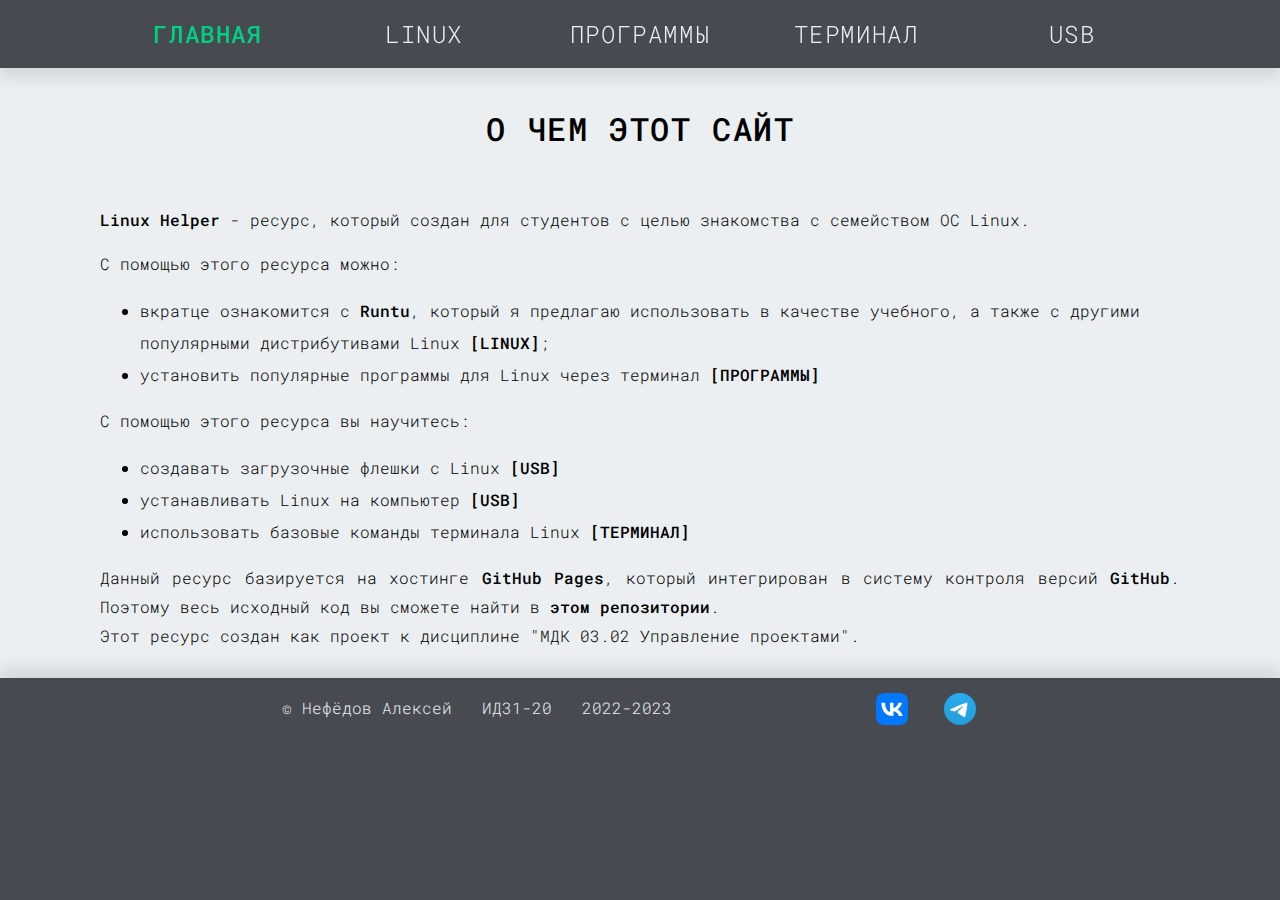
<file: index.html>
<!DOCTYPE html>
<html lang="ru">
<head>
    <meta charset="UTF-8">
    <title>Главная | Linux Helper</title>
    <meta http-equiv="X-UA-Compatible" content="IE=edge">
    <meta name="description" content="">
    <meta name="keywords" content="">
    <meta name="viewport" content="width=device-width, initial-scale=1">
    <link rel="stylesheet" href="styles/style.css">
    <link rel="icon" type="image/x-icon" href="images/favicon.png">
</head>
<body>
    <header>
        <div class="header-content">
            <div class="header-url">
                <a href="index.html" id="active">главная</a>
            </div>
            <div class="header-url">
                <a href="linux.html">linux</a>
            </div>
            <div class="header-url">
                <a href="soft.html">программы</a>
            </div>
            <div class="header-url">
                <a href="terminal.html">терминал</a>
            </div>
            <div class="header-url">
                <a href="usb.html">usb</a>
            </div>
        </div>
    </header>
    
    <main>
        <div class="main-content">
            <div class="main-title">
                <h1>о чем этот сайт</h1>
            </div>
        </div>
        <div class="main-content">
            <div class="main-text">
                <p>
                    <b>Linux Helper</b> - ресурс, который создан для студентов с целью знакомства с семейством ОС Linux.
                </p>
                <p>
                    С помощью этого ресурса можно:
                </p>
                <ul>
                    <li>вкратце ознакомится c <b><a href="https://runtu.org/" target="_blank">Runtu</a></b>, который я предлагаю использовать в качестве учебного, а также с другими популярными дистрибутивами Linux <b><a href="linux.html">[LINUX]</a></b>;</li>
                    <li>установить популярные программы для Linux через терминал <b><a href="soft.html">[ПРОГРАММЫ]</a></b></li>
                </ul>
                <p>
                    С помощью этого ресурса вы научитесь:
                </p>
                <ul>
                    <li>создавать загрузочные флешки с Linux <b><a href="usb.html">[USB]</a></b></li>
                    <li>устанавливать Linux на компьютер <b><a href="linux.html">[USB]</a></b></li>
                    <li>использовать базовые команды терминала Linux <b><a href="terminal.html">[ТЕРМИНАЛ]</a></b></li>
                </ul>
                <p>
                    Данный ресурс базируется на хостинге <b><a href="https://pages.github.com/" target="_blank">GitHub Pages</a></b>, который интегрирован в систему контроля версий <b><a href="https://github.com/" target="_blank">GitHub</a></b>.
                    Поэтому весь исходный код вы сможете найти в <b><a href="https://github.com/diasvixub/linux-helper" target="_blank">этом репозитории</a></b>.
                    <br>
                    Этот ресурс создан как проект к дисциплине "МДК 03.02 Управление проектами".
                </p>
            </div>
        </div>
    </main>

    <footer>
        <div class="footer-content">
            <div class="footer-copyright">
                <p>
                    &copy; Нефёдов Алексей &emsp; ИД31-20 &emsp; 2022-2023
                </p>
            </div>
            <div class="footer-social">
                <div class="footer-social-item">
                    <a href="https://vk.com/diasvixub" target="_blank"><img src="images/vk.svg" title="VK" class="social"></a>
                </div>
                <div class="footer-social-item">
                    <a href="https://t.me/diaslol" target="_blank"><img src="images/telegram.svg" title="TELEGRAM" class="social"></a>
                </div>
            </div>
        </div>
    </footer>
</body>
</html>
</file>
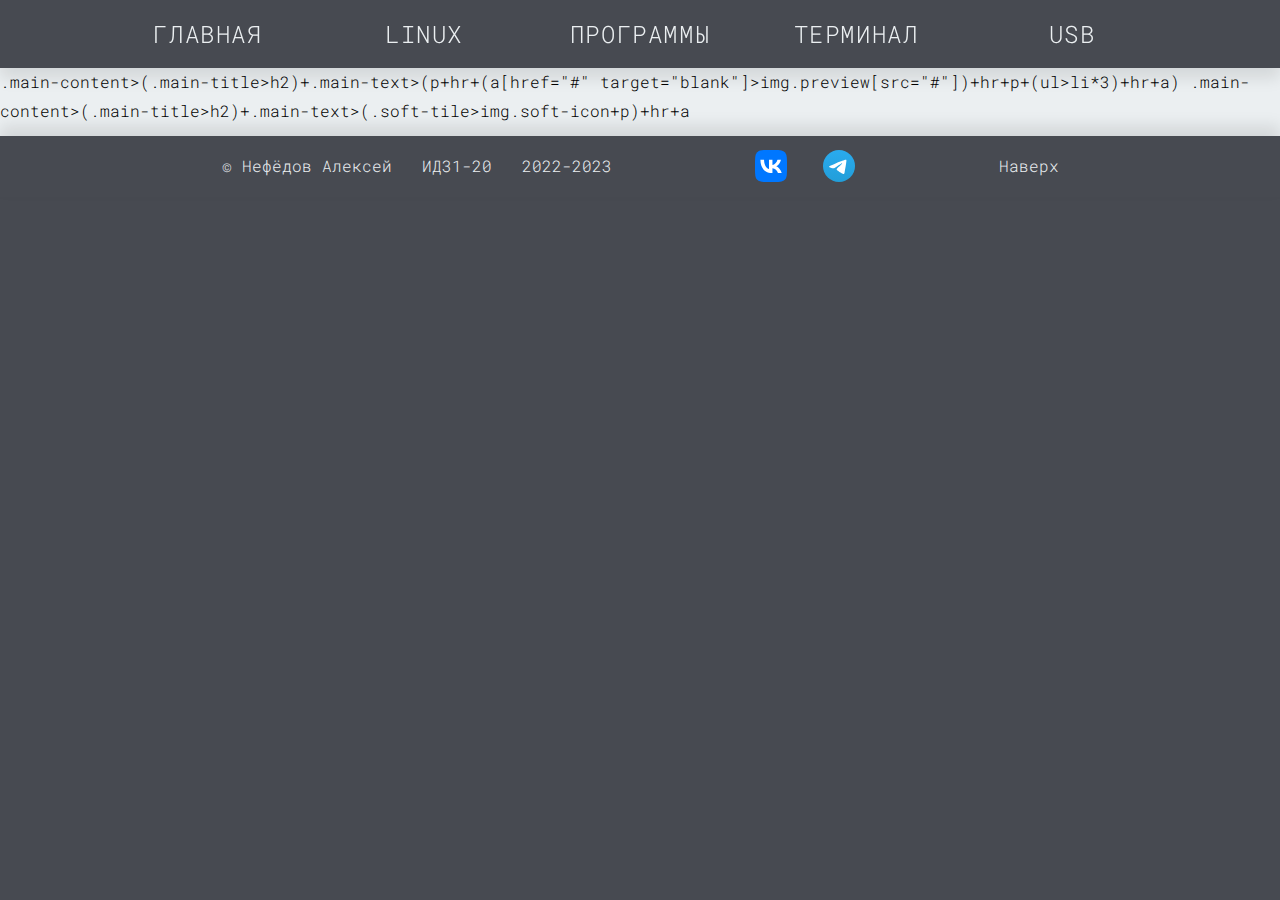
<file: blank.html>
<!DOCTYPE html>
<html lang="ru">
<head>
    <meta charset="UTF-8">
    <title></title>
    <meta http-equiv="X-UA-Compatible" content="IE=edge">
    <meta name="description" content="">
    <meta name="keywords" content="">
    <meta name="viewport" content="width=device-width, initial-scale=1">
    <link rel="stylesheet" href="styles/style.css">
    <link rel="icon" type="image/x-icon" href="images/favicon.png">
</head>
<body>
    <header>
        <div class="header-content">
            <div class="header-url">
                <a href="index.html">главная</a>
            </div>
            <div class="header-url">
                <a href="linux.html">linux</a>
            </div>
            <div class="header-url">
                <a href="soft.html">программы</a>
            </div>
            <div class="header-url">
                <a href="terminal.html">терминал</a>
            </div>
            <div class="header-url">
                <a href="usb.html">usb</a>
            </div>
        </div>
    </header>
    
    <main id="top">
        .main-content>(.main-title>h2)+.main-text>(p+hr+(a[href="#" target="blank"]>img.preview[src="#"])+hr+p+(ul>li*3)+hr+a)
        
        .main-content>(.main-title>h2)+.main-text>(.soft-tile>img.soft-icon+p)+hr+a
    </main>

    <footer>
        <div class="footer-content">
            <div class="footer-copyright">
                <p>
                    &copy; Нефёдов Алексей &emsp; ИД31-20 &emsp; 2022-2023
                </p>
            </div>
               
            <div class="footer-social">
                <div class="footer-social-item">
                    <a href="https://vk.com/diasvixub" target="_blank"><img src="images/vk.svg" title="VK" class="social"></a>
                </div>
                
                <div class="footer-social-item">
                    <a href="https://t.me/diaslol" target="_blank"><img src="images/telegram.svg" title="TELEGRAM" class="social"></a>
                </div>
            </div>
            <a href="#top">Наверх</a>
        </div>
    </footer>
</body>
</html>
</file>
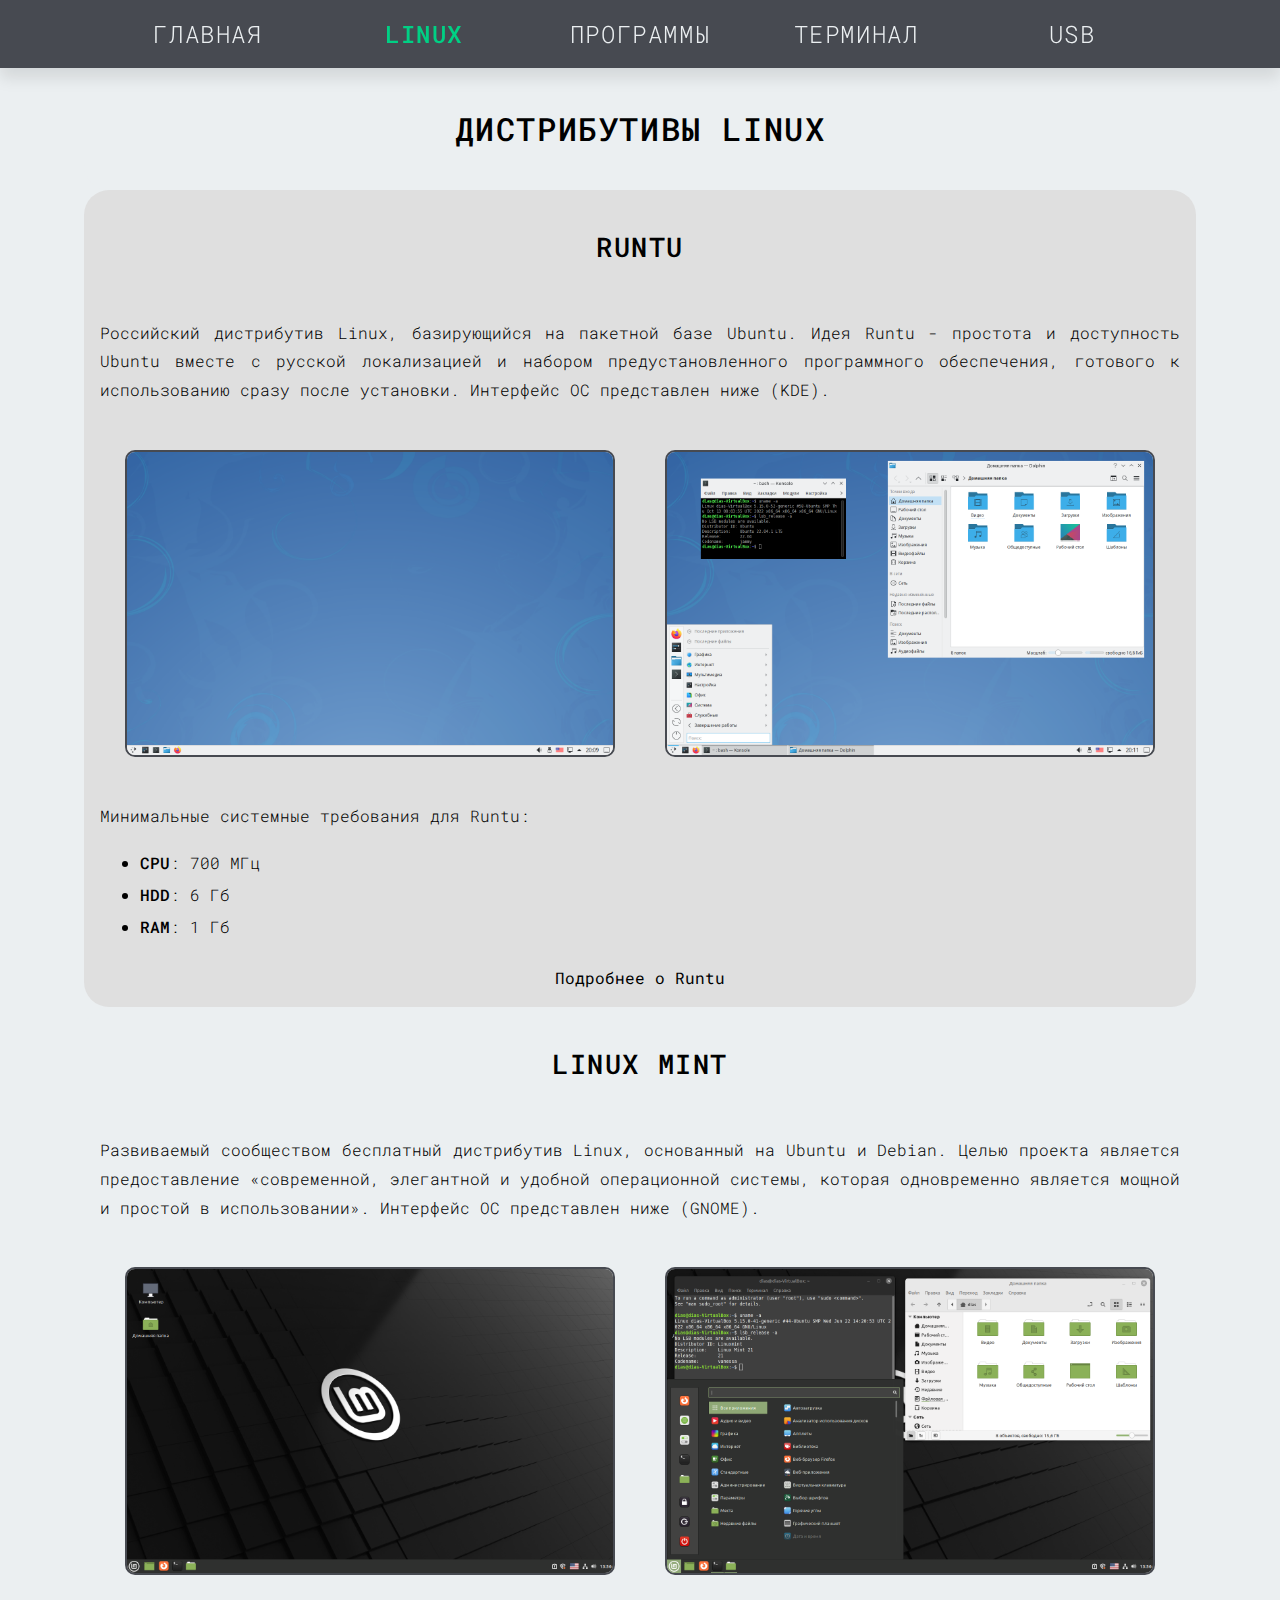
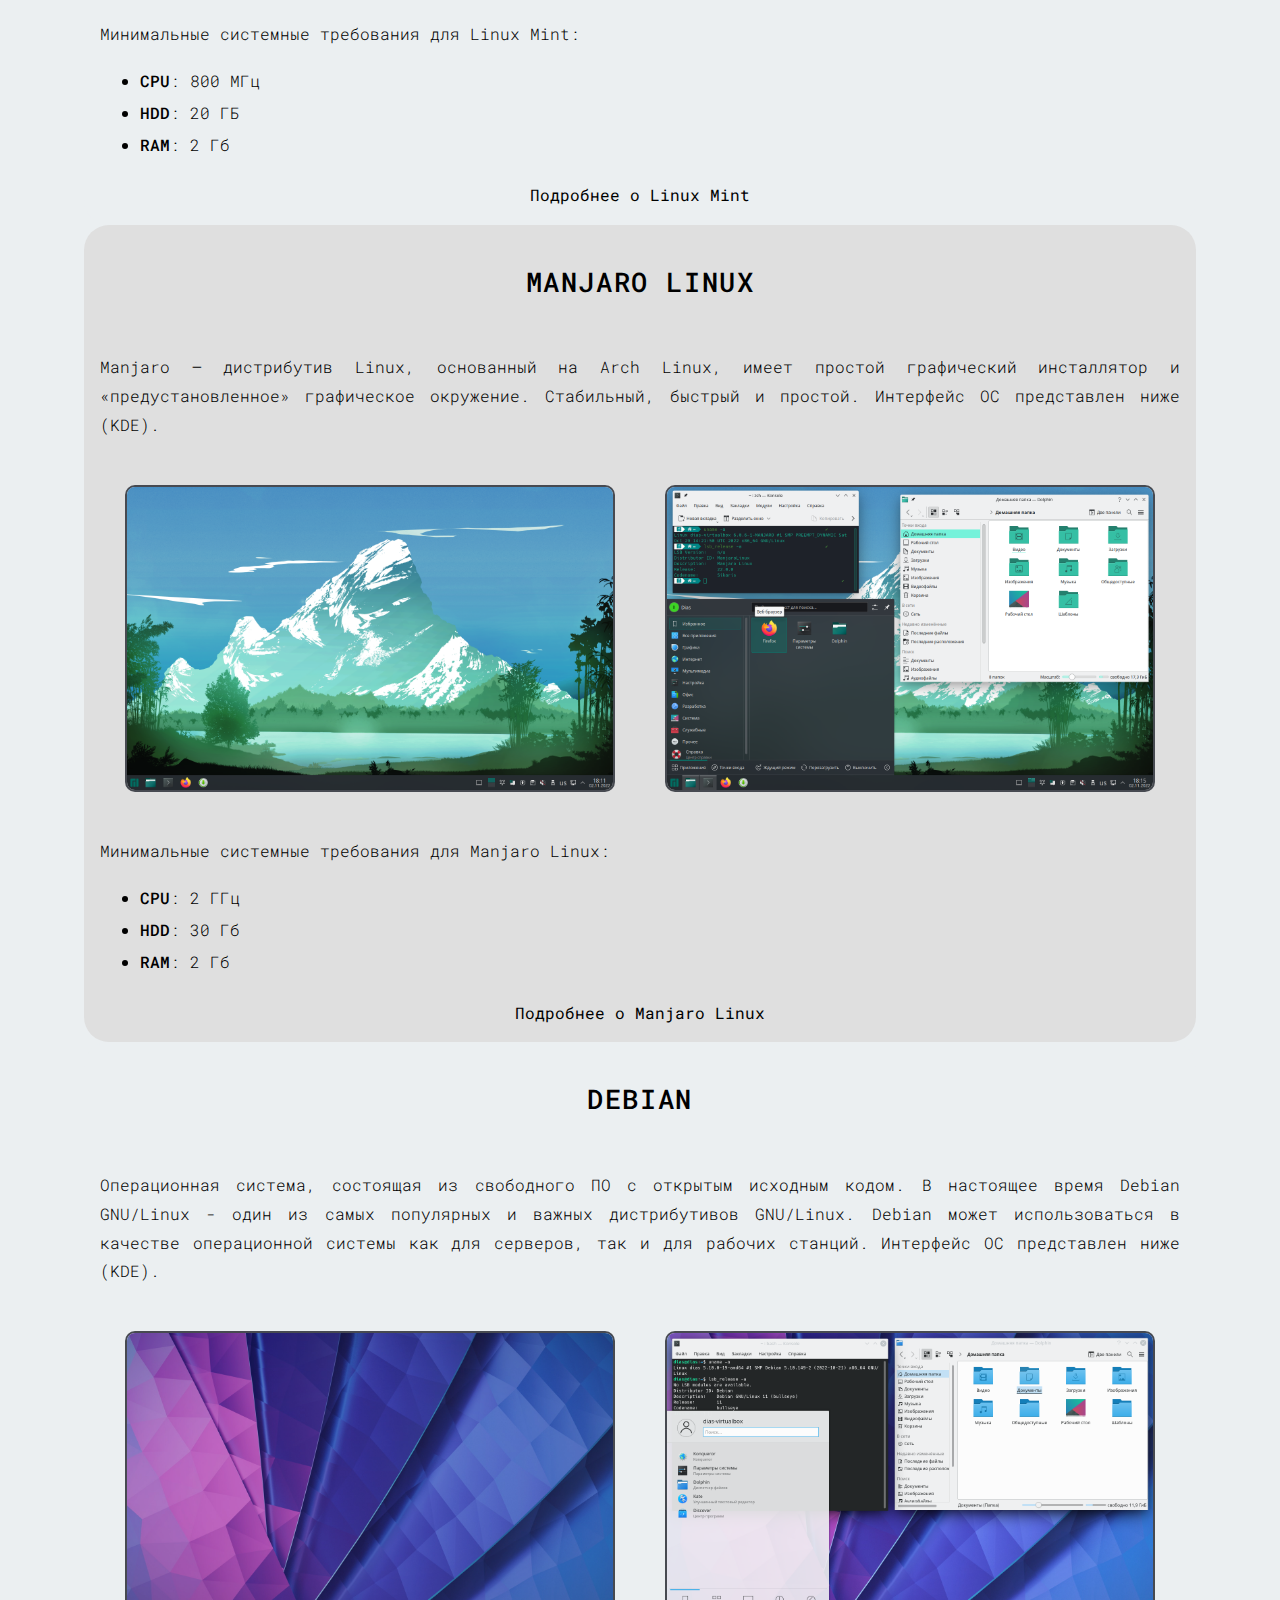
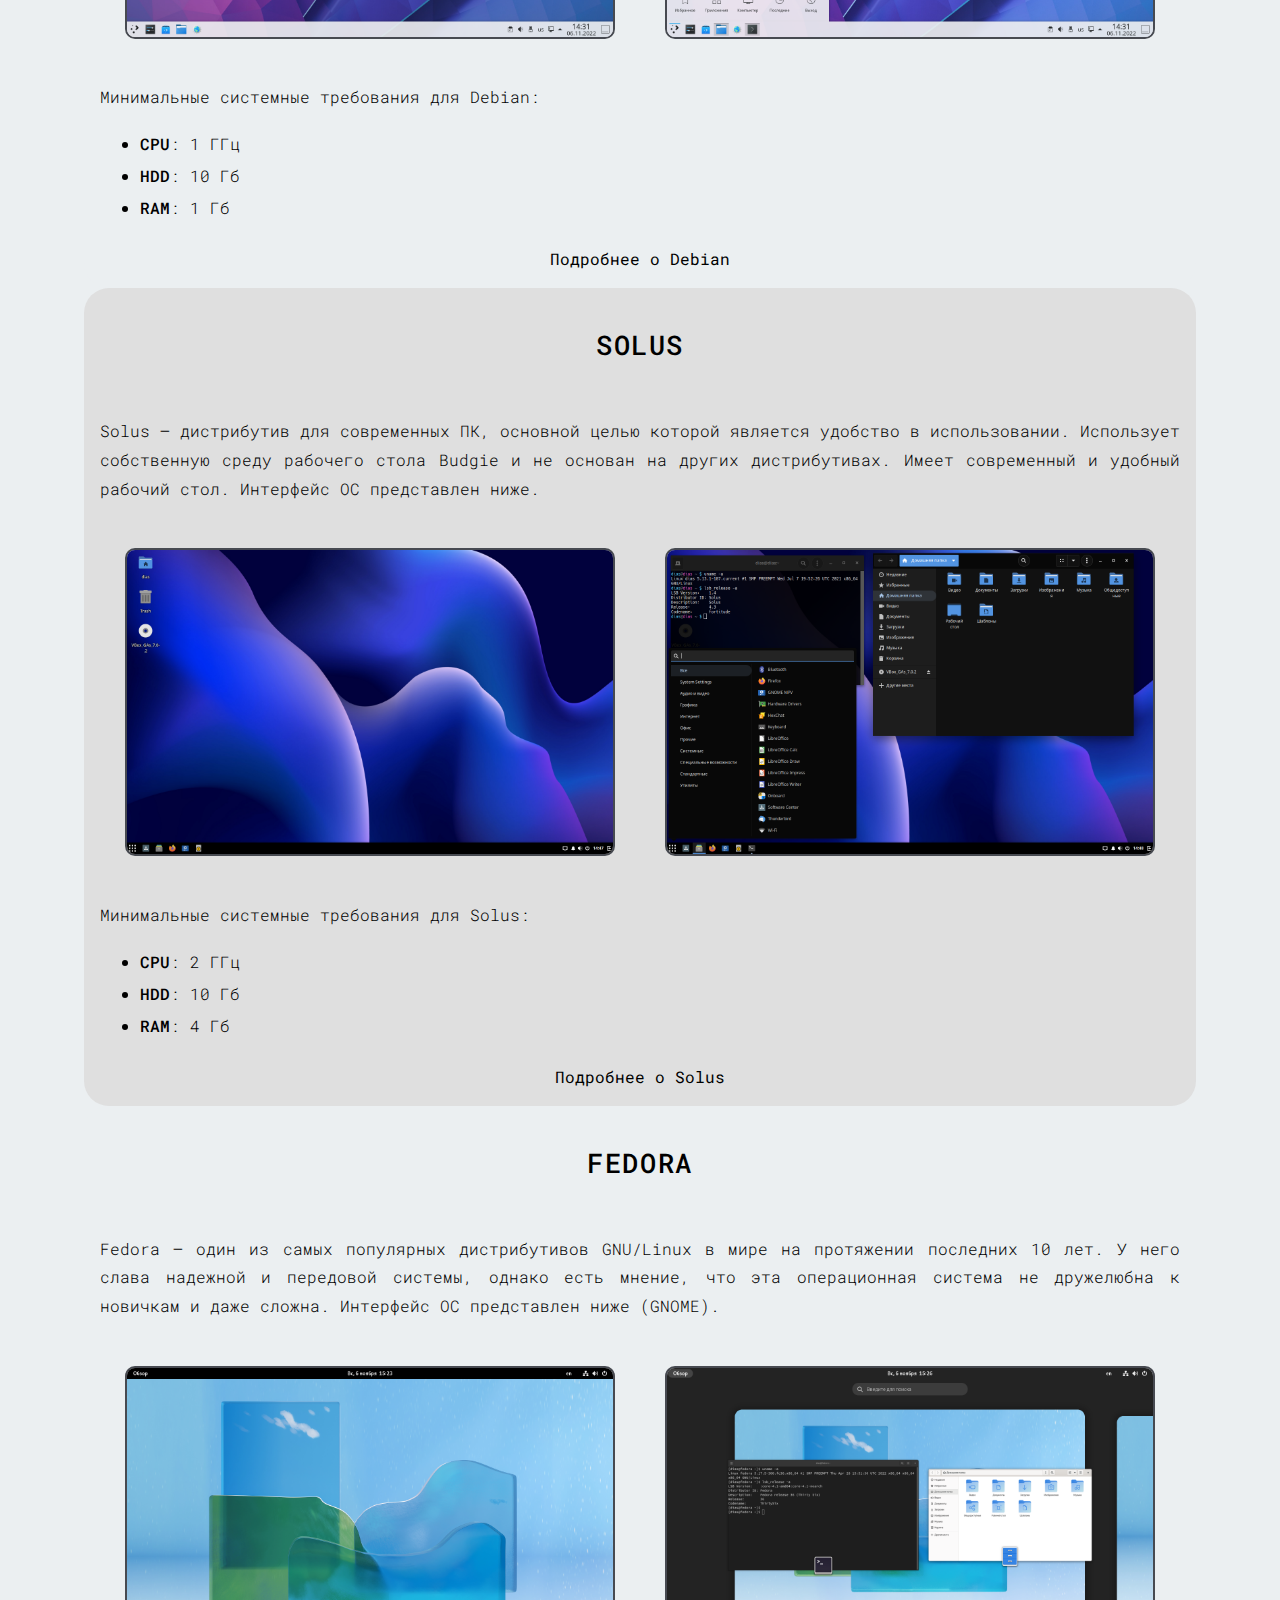
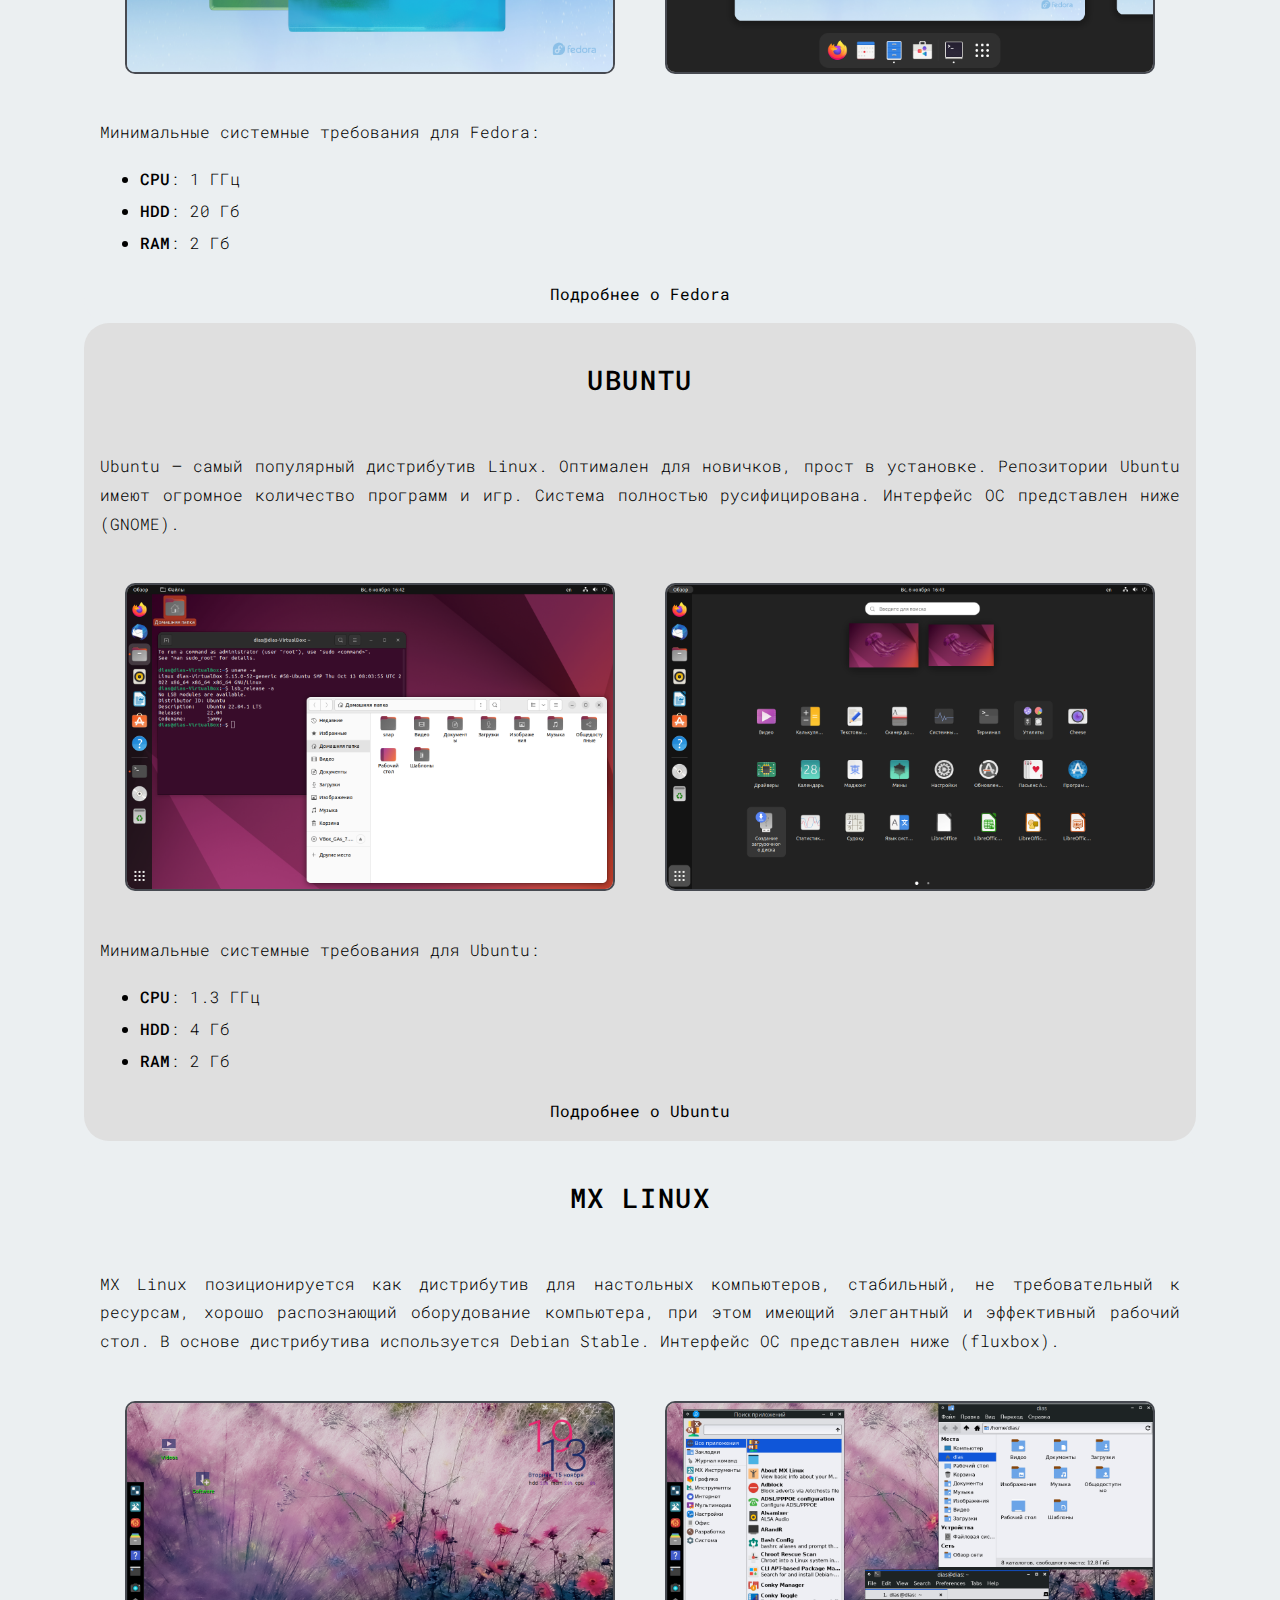
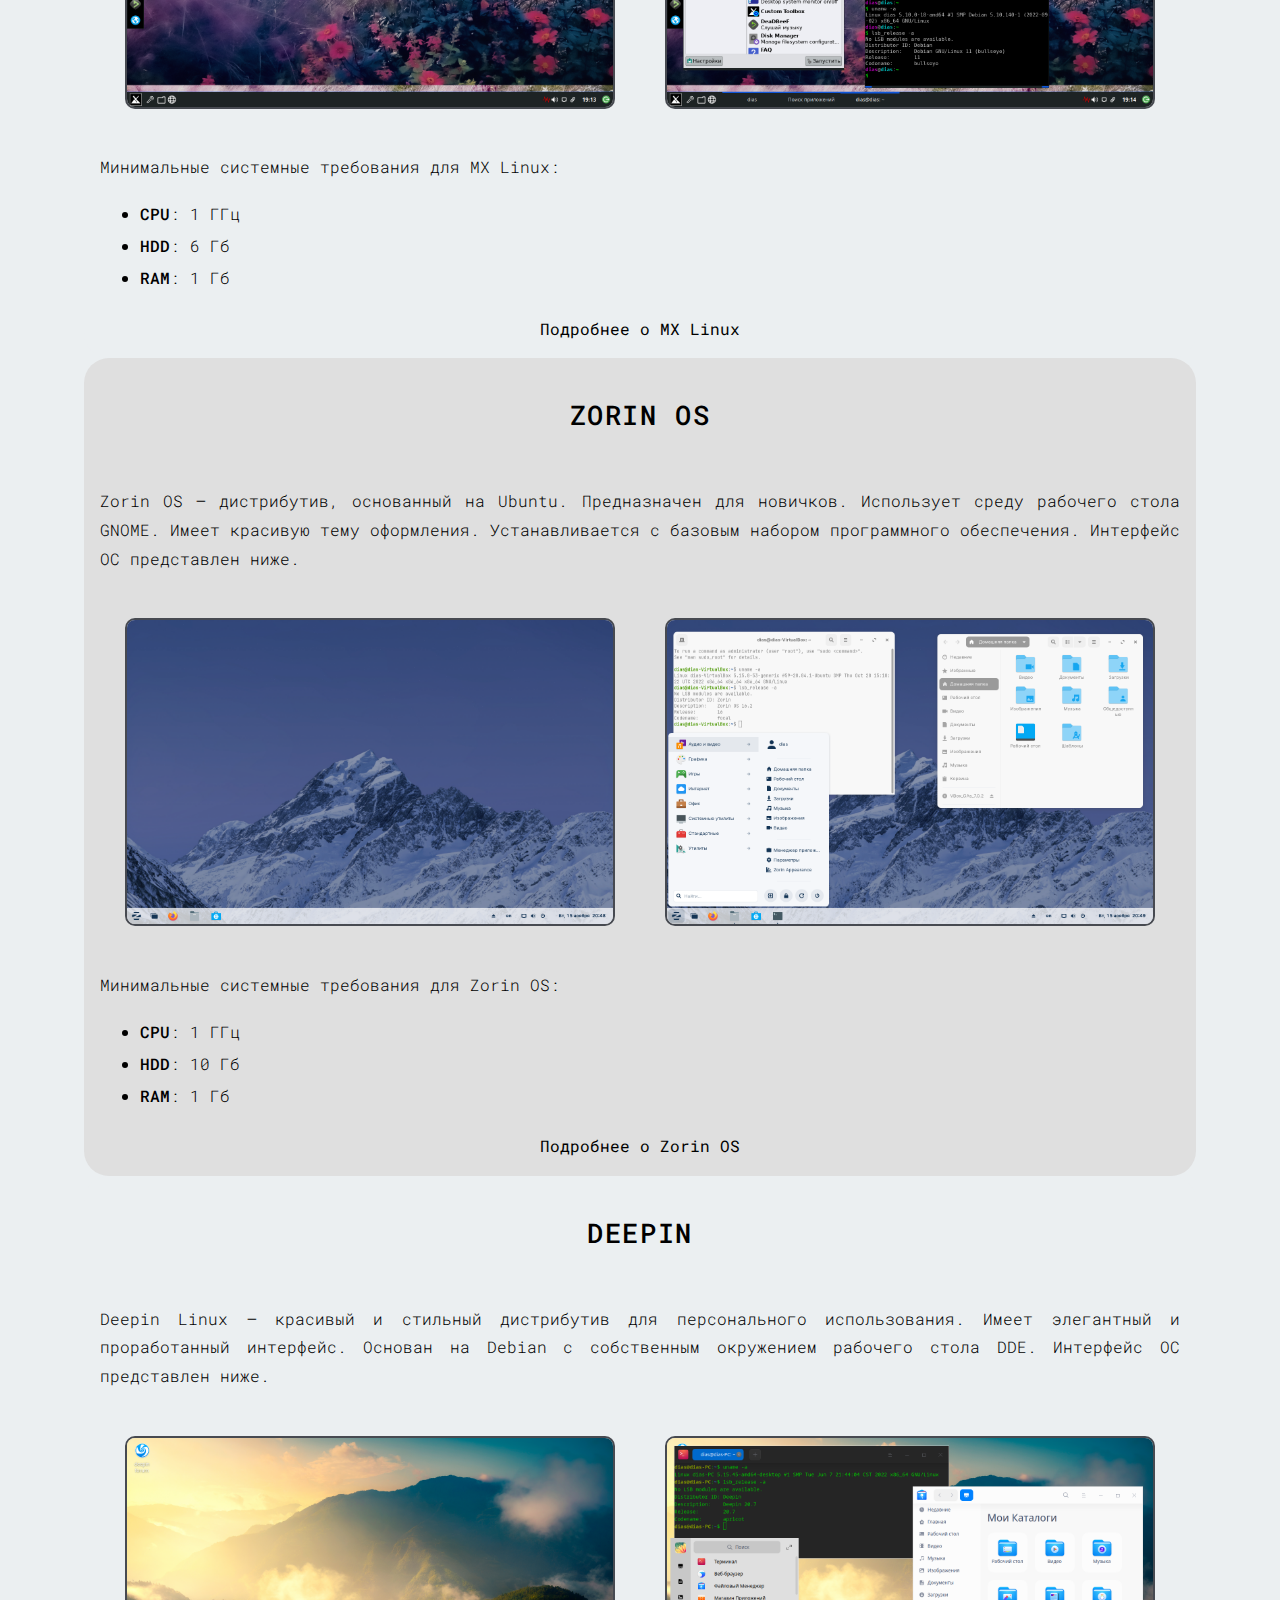
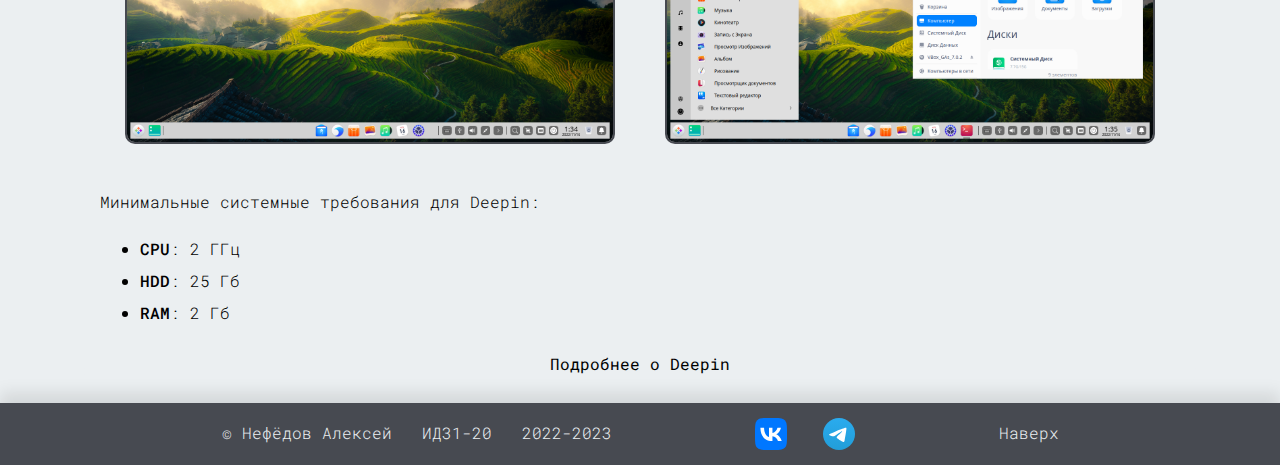
<file: linux.html>
<!DOCTYPE html>
<html lang="ru">
<head>
    <meta charset="UTF-8">
    <title>Linux | Linux Helper</title>
    <meta http-equiv="X-UA-Compatible" content="IE=edge">
    <meta name="description" content="">
    <meta name="keywords" content="">
    <meta name="viewport" content="width=device-width, initial-scale=1">
    <link rel="stylesheet" href="styles/style.css">
    <link rel="icon" type="image/x-icon" href="images/favicon.png">
</head>
<body>
    <header>
        <div class="header-content">
            <div class="header-url">
                <a href="index.html">главная</a>
            </div>
            <div class="header-url">
                <a href="linux.html" id="active">linux</a>
            </div>
            <div class="header-url">
                <a href="soft.html">программы</a>
            </div>
            <div class="header-url">
                <a href="terminal.html">терминал</a>
            </div>
            <div class="header-url">
                <a href="usb.html">usb</a>
            </div>
        </div>
    </header>
    
    <main id="top">
        <div class="main-content">
            <div class="main-title">
                <h1>дистрибутивы linux</h1>
            </div>
        </div>

        <div class="main-content" id="block">
            <div class="main-title">
                <h2>Runtu</h2>
            </div>
            
            <div class="main-text">
                <p>
                    Российский дистрибутив Linux, базирующийся на пакетной базе Ubuntu.
                    Идея Runtu - простота и доступность Ubuntu вместе с русской локализацией и набором предустановленного программного обеспечения, готового к использованию сразу после установки. Интерфейс ОС представлен ниже (KDE).
                </p>
                <div class="screen">
                    <a href="images/linux/runtu/runtu-1.png" target="blank"><img src="images/linux/runtu/runtu-1.png" class="preview"></a><a href="images/linux/runtu/runtu-2.png" target="blank"><img src="images/linux/runtu/runtu-2.png" class="preview"></a>
                </div>
                <p>
                    Минимальные системные требования для Runtu:
                </p>
                <ul>
                    <li><b>CPU</b>: 700 МГц</li>
                    <li><b>HDD</b>: 6 Гб</li>
                    <li><b>RAM</b>: 1 Гб</li>
                </ul>
                
                <a href="https://runtu.org/" target="_blank">Подробнее о Runtu</a>
            </div>
        </div>

        <div class="main-content">
            <div class="main-title">
                <h2>Linux Mint</h2>
            </div>
            
            <div class="main-text">
                <p>
                    Развиваемый сообществом бесплатный дистрибутив Linux, основанный на Ubuntu и Debian.
                    Целью проекта является предоставление «современной, элегантной и удобной операционной системы, которая одновременно является мощной и простой в использовании». Интерфейс ОС представлен ниже (GNOME).
                </p>
                <div class="screen">
                    <a href="images/linux/linux-mint/mint-1.png" target="blank"><img src="images/linux/linux-mint/mint-1.png" class="preview"></a>
                    <a href="images/linux/linux-mint/mint-2.png" target="blank"><img src="images/linux/linux-mint/mint-2.png" class="preview"></a>
                </div>
                <p>
                    Минимальные системные требования для Linux Mint:
                </p>
                <ul>
                    <li><b>CPU</b>: 800 МГц</li>
                    <li><b>HDD</b>: 20 ГБ</li>
                    <li><b>RAM</b>: 2 Гб</li>
                </ul>
                
                <a href="https://linuxmint.com/" target="_blank">Подробнее о Linux Mint</a>
            </div>
        </div>

        <div class="main-content" id="block">
            <div class="main-title">
                <h2>Manjaro Linux</h2>
            </div>

            <div class="main-text">
                <p>
                    Manjaro — дистрибутив Linux, основанный на Arch Linux, имеет простой графический инсталлятор и «предустановленное» графическое окружение.
                    Стабильный, быстрый и простой. Интерфейс ОС представлен ниже (KDE).
                </p>
                <div class="screen">
                    <a href="images/linux/manjaro/manjaro-1.png" target="blank"><img src="images/linux/manjaro/manjaro-1.png" class="preview"></a>
                    <a href="images/linux/manjaro/manjaro-2.png" target="blank"><img src="images/linux/manjaro/manjaro-2.png" class="preview"></a>
                </div>
                <p>
                    Минимальные системные требования для Manjaro Linux:
                </p>
                <ul>
                    <li><b>CPU</b>: 2 ГГц</li>
                    <li><b>HDD</b>: 30 Гб</li>
                    <li><b>RAM</b>: 2 Гб</li>
                </ul>
                
                <a href="https://manjaro.org/" target="_blank">Подробнее о Manjaro Linux</a>
            </div>
        </div>

        <div class="main-content">
            <div class="main-title">
                <h2>Debian</h2>
            </div>

            <div class="main-text">
                <p>
                    Операционная система, состоящая из свободного ПО с открытым исходным кодом.
                    В настоящее время Debian GNU/Linux - один из самых популярных и важных дистрибутивов GNU/Linux.
                    Debian может использоваться в качестве операционной системы как для серверов, так и для рабочих станций. Интерфейс ОС представлен ниже (KDE).
                </p>
                <div class="screen">
                    <a href="images/linux/debian/debian-1.png" target="blank"><img src="images/linux/debian/debian-1.png" class="preview"></a>
                    <a href="images/linux/debian/debian-2.png" target="blank"><img src="images/linux/debian/debian-2.png" class="preview"></a>
                </div>
                <p>
                    Минимальные системные требования для Debian:
                </p>
                <ul>
                    <li><b>CPU</b>: 1 ГГц</li>
                    <li><b>HDD</b>: 10 Гб</li>
                    <li><b>RAM</b>: 1 Гб</li>
                </ul>
                
                <a href="https://www.debian.org/" target="_blank">Подробнее о Debian</a>
            </div>
        </div>

        <div class="main-content" id="block">
            <div class="main-title">
                <h2>Solus</h2>
            </div>

            <div class="main-text">
                <p>
                    Solus — дистрибутив для современных ПК, основной целью которой является удобство в использовании.
                    Использует собственную среду рабочего стола Budgie и не основан на других дистрибутивах.
                    Имеет современный и удобный рабочий стол. Интерфейс ОС представлен ниже.
                </p>
                <div class="screen">
                    <a href="images/linux/solus/solus-1.png" target="_blank"><img src="images/linux/solus/solus-1.png" class="preview"></a>
                    <a href="images/linux/solus/solus-2.png" target="_blank"><img src="images/linux/solus/solus-2.png" class="preview"></a>
                </div>        
                <p>
                    Минимальные системные требования для Solus:
                </p>
                <ul>
                    <li><b>CPU</b>: 2 ГГц</li>
                    <li><b>HDD</b>: 10 Гб</li>
                    <li><b>RAM</b>: 4 Гб</li>
                </ul>
                
                <a href="https://getsol.us/home/" target="_blank">Подробнее о Solus</a>
            </div>
        </div>

        <div class="main-content">
            <div class="main-title">
                <h2>Fedora</h2>
            </div>

            <div class="main-text">
                <p>
                    Fedora — один из самых популярных дистрибутивов GNU/Linux в мире на протяжении последних 10 лет.
                    У него слава надежной и передовой системы, однако есть мнение, что эта операционная система не дружелюбна к новичкам и даже сложна. Интерфейс ОС представлен ниже (GNOME).
                </p>
                <div class="screen">
                    <a href="images/linux/fedora/fedora-1.png" target="_blank"><img src="images/linux/fedora/fedora-1.png" class="preview"></a>
                    <a href="images/linux/fedora/fedora-2.png" target="_blank"><img src="images/linux/fedora/fedora-2.png" class="preview"></a>
                </div>        
                <p>
                    Минимальные системные требования для Fedora:
                </p>
                <ul>
                    <li><b>CPU</b>: 1 ГГц</li>
                    <li><b>HDD</b>: 20 Гб</li>
                    <li><b>RAM</b>: 2 Гб</li>
                </ul>
                
                <a href="https://getfedora.org/" target="_blank">Подробнее о Fedora</a>
            </div>
        </div>

        <div class="main-content" id="block">
            <div class="main-title">
                <h2>Ubuntu</h2>
            </div>

            <div class="main-text">
                <p>
                    Ubuntu — самый популярный дистрибутив Linux.
                    Оптимален для новичков, прост в установке.
                    Репозитории Ubuntu имеют огромное количество программ и игр.
                    Система полностью русифицирована. Интерфейс ОС представлен ниже (GNOME).
                </p>
                <div class="screen">
                    <a href="images/linux/ubuntu/ubuntu-1.png" target="_blank"><img src="images/linux/ubuntu/ubuntu-1.png" class="preview"></a>
                    <a href="images/linux/ubuntu/ubuntu-2.png" target="_blank"><img src="images/linux/ubuntu/ubuntu-2.png" class="preview"></a>
                </div>        
                <p>
                    Минимальные системные требования для Ubuntu:
                </p>
                <ul>
                    <li><b>CPU</b>: 1.3 ГГц</li>
                    <li><b>HDD</b>: 4 Гб</li>
                    <li><b>RAM</b>: 2 Гб</li>
                </ul>
                
                <a href="https://ubuntu.com/" target="_blank">Подробнее о Ubuntu</a>
            </div>
        </div>

        <div class="main-content">
            <div class="main-title">
                <h2>MX Linux</h2>
            </div>

            <div class="main-text">
                <p>
                    MX Linux позиционируется как дистрибутив для настольных компьютеров, стабильный, не требовательный к ресурсам, хорошо распознающий оборудование компьютера, при этом имеющий элегантный и эффективный рабочий стол.
                    В основе дистрибутива используется Debian Stable. Интерфейс ОС представлен ниже (fluxbox).
                </p>
                <div class="screen">
                    <a href="images/linux/mx/mx-linux-1.png" target="_blank"><img src="images/linux/mx/mx-linux-1.png" class="preview"></a>
                    <a href="images/linux/mx/mx-linux-2.png" target="_blank"><img src="images/linux/mx/mx-linux-2.png" class="preview"></a>
                </div>        
                <p>
                    Минимальные системные требования для MX Linux:
                </p>
                <ul>
                    <li><b>CPU</b>: 1 ГГц</li>
                    <li><b>HDD</b>: 6 Гб</li>
                    <li><b>RAM</b>: 1 Гб</li>
                </ul>
                
                <a href="https://sourceforge.net/projects/mx-linux/" target="_blank">Подробнее о MX Linux</a>
            </div>
        </div>

        <div class="main-content" id="block">
            <div class="main-title">
                <h2>Zorin OS</h2>
            </div>

            <div class="main-text">
                <p>
                    Zorin OS — дистрибутив, основанный на Ubuntu.
                    Предназначен для новичков.
                    Использует среду рабочего стола GNOME.
                    Имеет красивую тему оформления.
                    Устанавливается с базовым набором программного обеспечения. Интерфейс ОС представлен ниже.
                </p>
                
                <div class="screen">
                    <a href="images/linux/zorin/zorin-os-1.png" target="_blank"><img src="images/linux/zorin/zorin-os-1.png" class="preview"></a>
                    <a href="images/linux/zorin/zorin-os-2.png" target="_blank"><img src="images/linux/zorin/zorin-os-2.png" class="preview"></a>
                </div>        
                <p>
                    Минимальные системные требования для Zorin OS:
                </p>
                <ul>
                    <li><b>CPU</b>: 1 ГГц</li>
                    <li><b>HDD</b>: 10 Гб</li>
                    <li><b>RAM</b>: 1 Гб</li>
                </ul>
                
                <a href="https://zorin.com/" target="_blank">Подробнее о Zorin OS</a>
            </div>
        </div>

        <div class="main-content">
            <div class="main-title">
                <h2>Deepin</h2>
            </div>

            <div class="main-text">
                <p>
                    Deepin Linux — красивый и стильный дистрибутив для персонального использования.
                    Имеет элегантный и проработанный интерфейс.
                    Основан на Debian с собственным окружением рабочего стола DDE. Интерфейс ОС представлен ниже.
                </p>
                <div class="screen">
                    <a href="images/linux/deepin/deepin-1.png" target="_blank"><img src="images/linux/deepin/deepin-1.png" class="preview"></a>
                    <a href="images/linux/deepin/deepin-2.png" target="_blank"><img src="images/linux/deepin/deepin-2.png" class="preview"></a>
                </div>        
                <p>
                    Минимальные системные требования для Deepin:
                </p>
                <ul>
                    <li><b>CPU</b>: 2 ГГц</li>
                    <li><b>HDD</b>: 25 Гб</li>
                    <li><b>RAM</b>: 2 Гб</li>
                </ul>
                
                <a href="https://www.deepin.org/index/en" target="_blank">Подробнее о Deepin</a>
            </div>
        </div>
    </main>

    <footer>
        <div class="footer-content">
            <div class="footer-copyright">
                <p>
                    &copy; Нефёдов Алексей &emsp; ИД31-20 &emsp; 2022-2023
                </p>
            </div>
            
            <div class="footer-social">
                <div class="footer-social-item">
                    <a href="https://vk.com/diasvixub" target="_blank"><img src="images/vk.svg" title="VK" class="social"></a>
                </div>
                
                <div class="footer-social-item">
                    <a href="https://t.me/diaslol" target="_blank"><img src="images/telegram.svg" title="TELEGRAM" class="social"></a>
                </div>
            </div>
            <a href="#top">Наверх</a>
        </div>
    </footer>
</body>
</html>
</file>
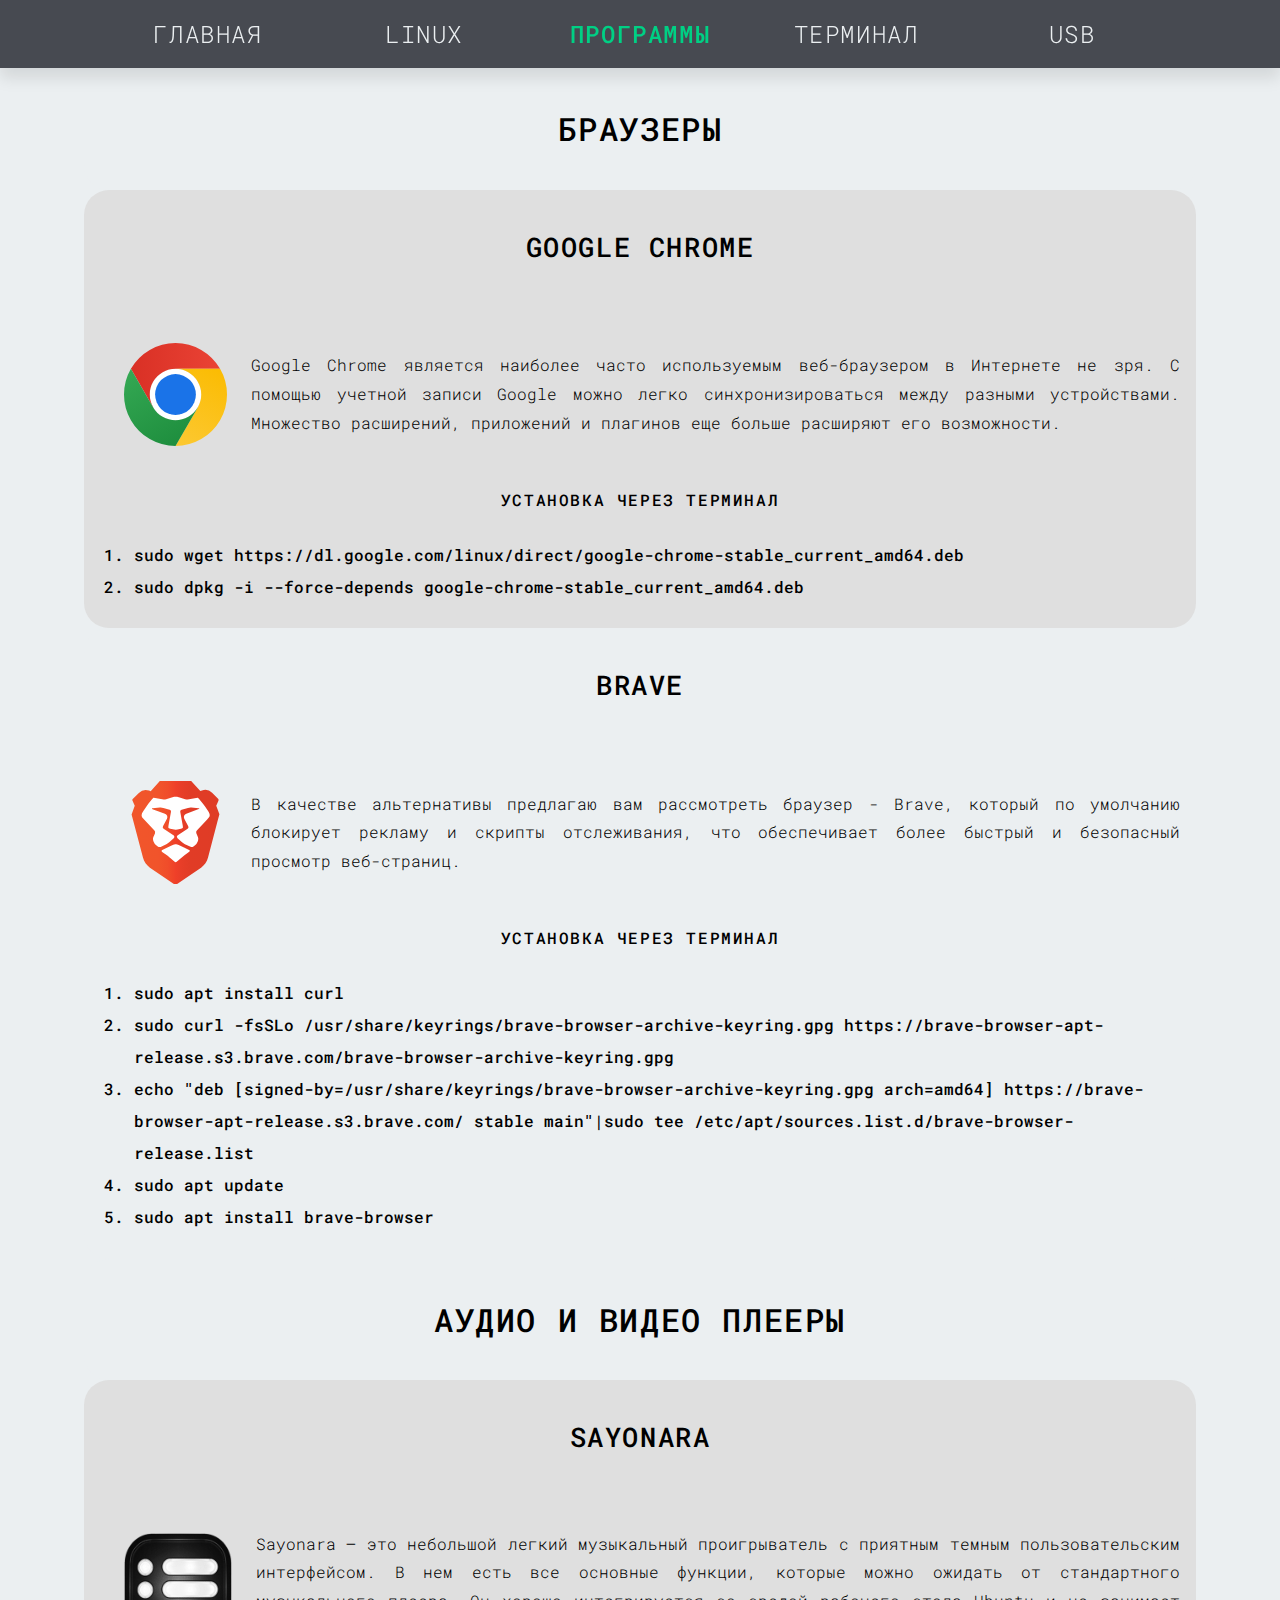
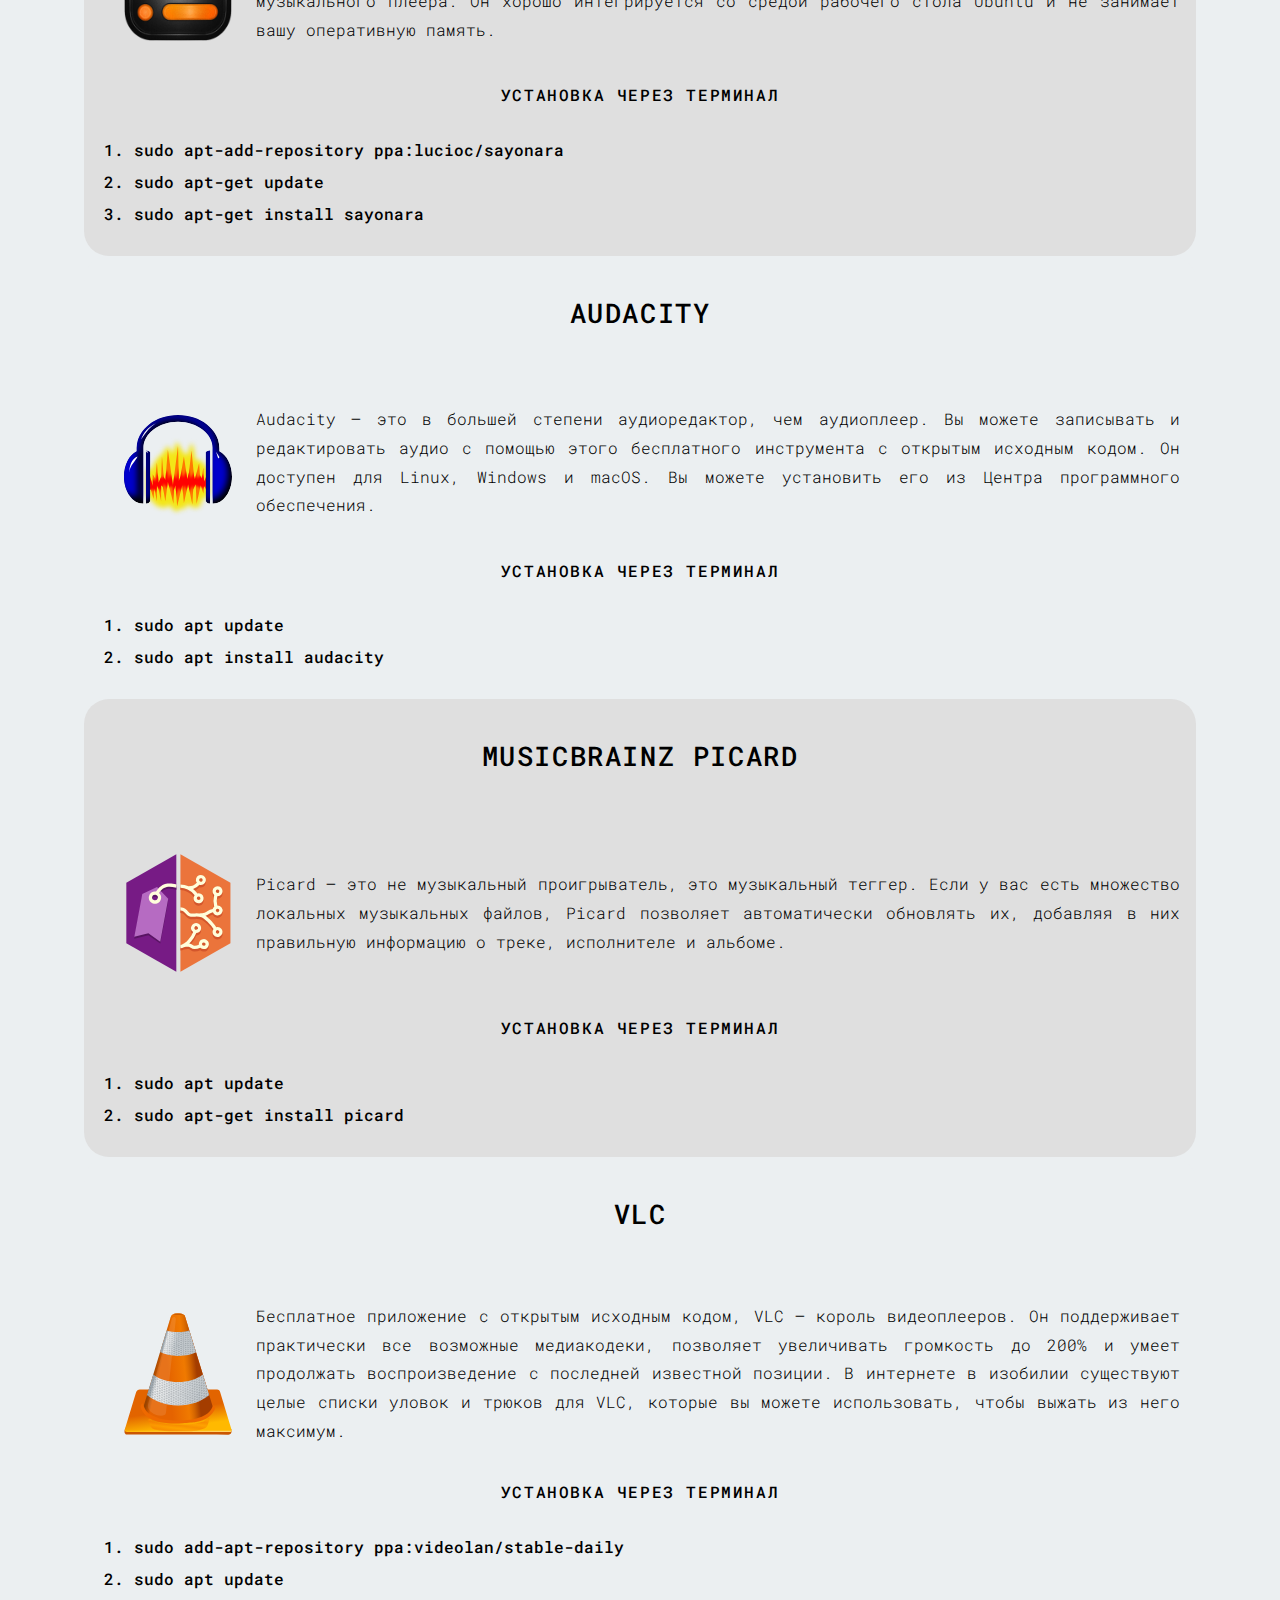
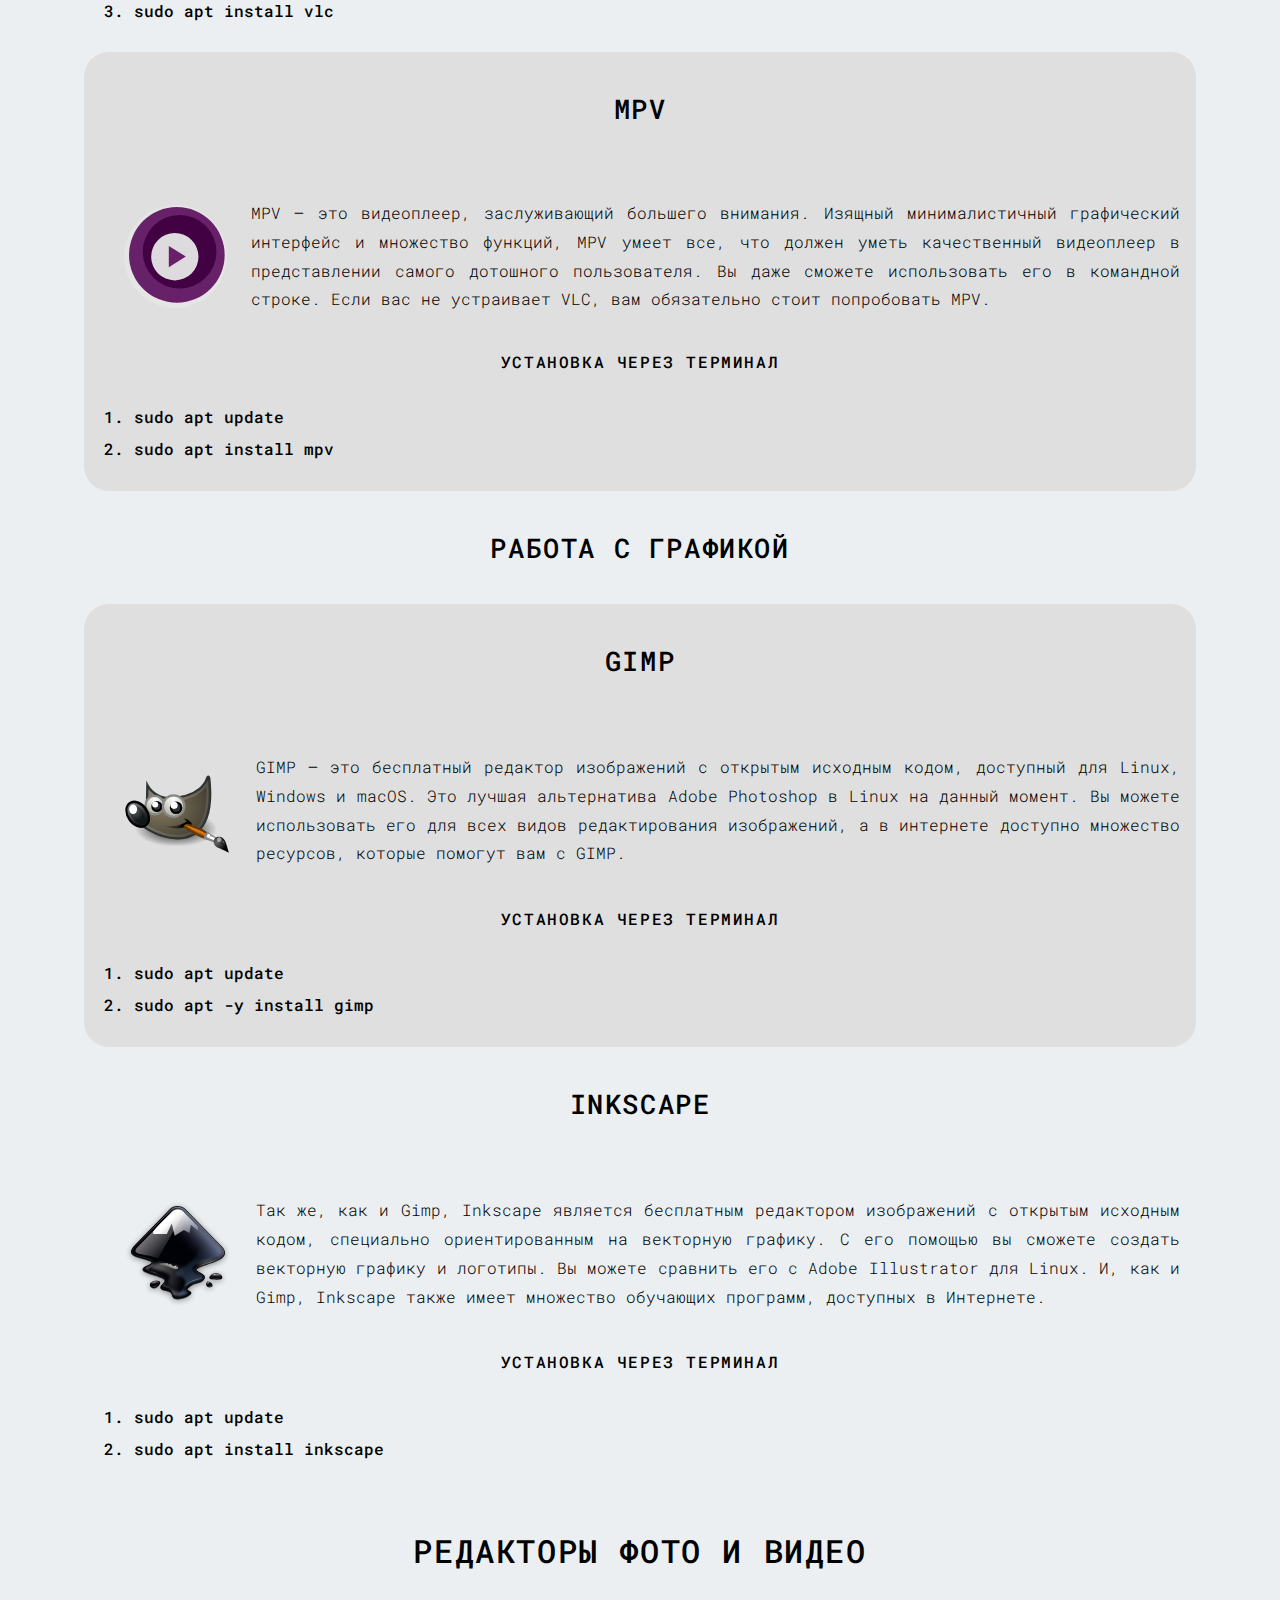
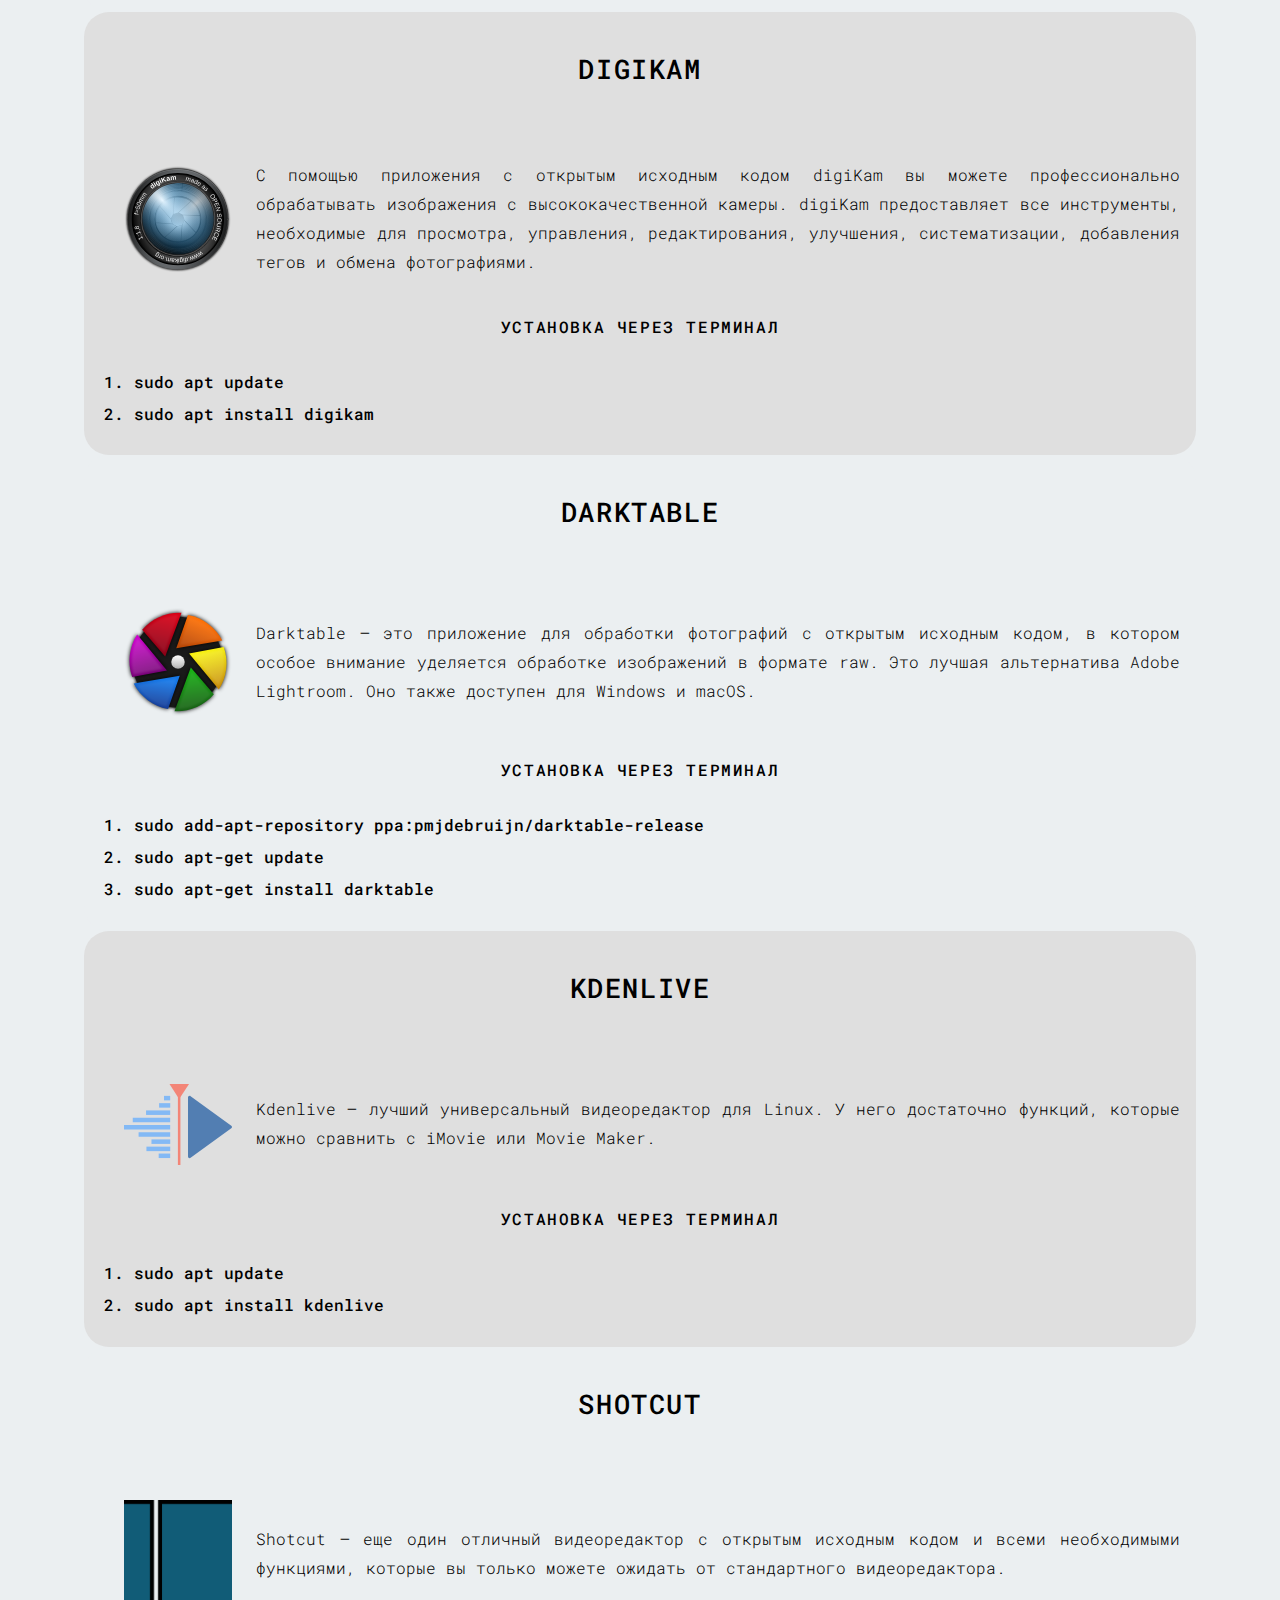
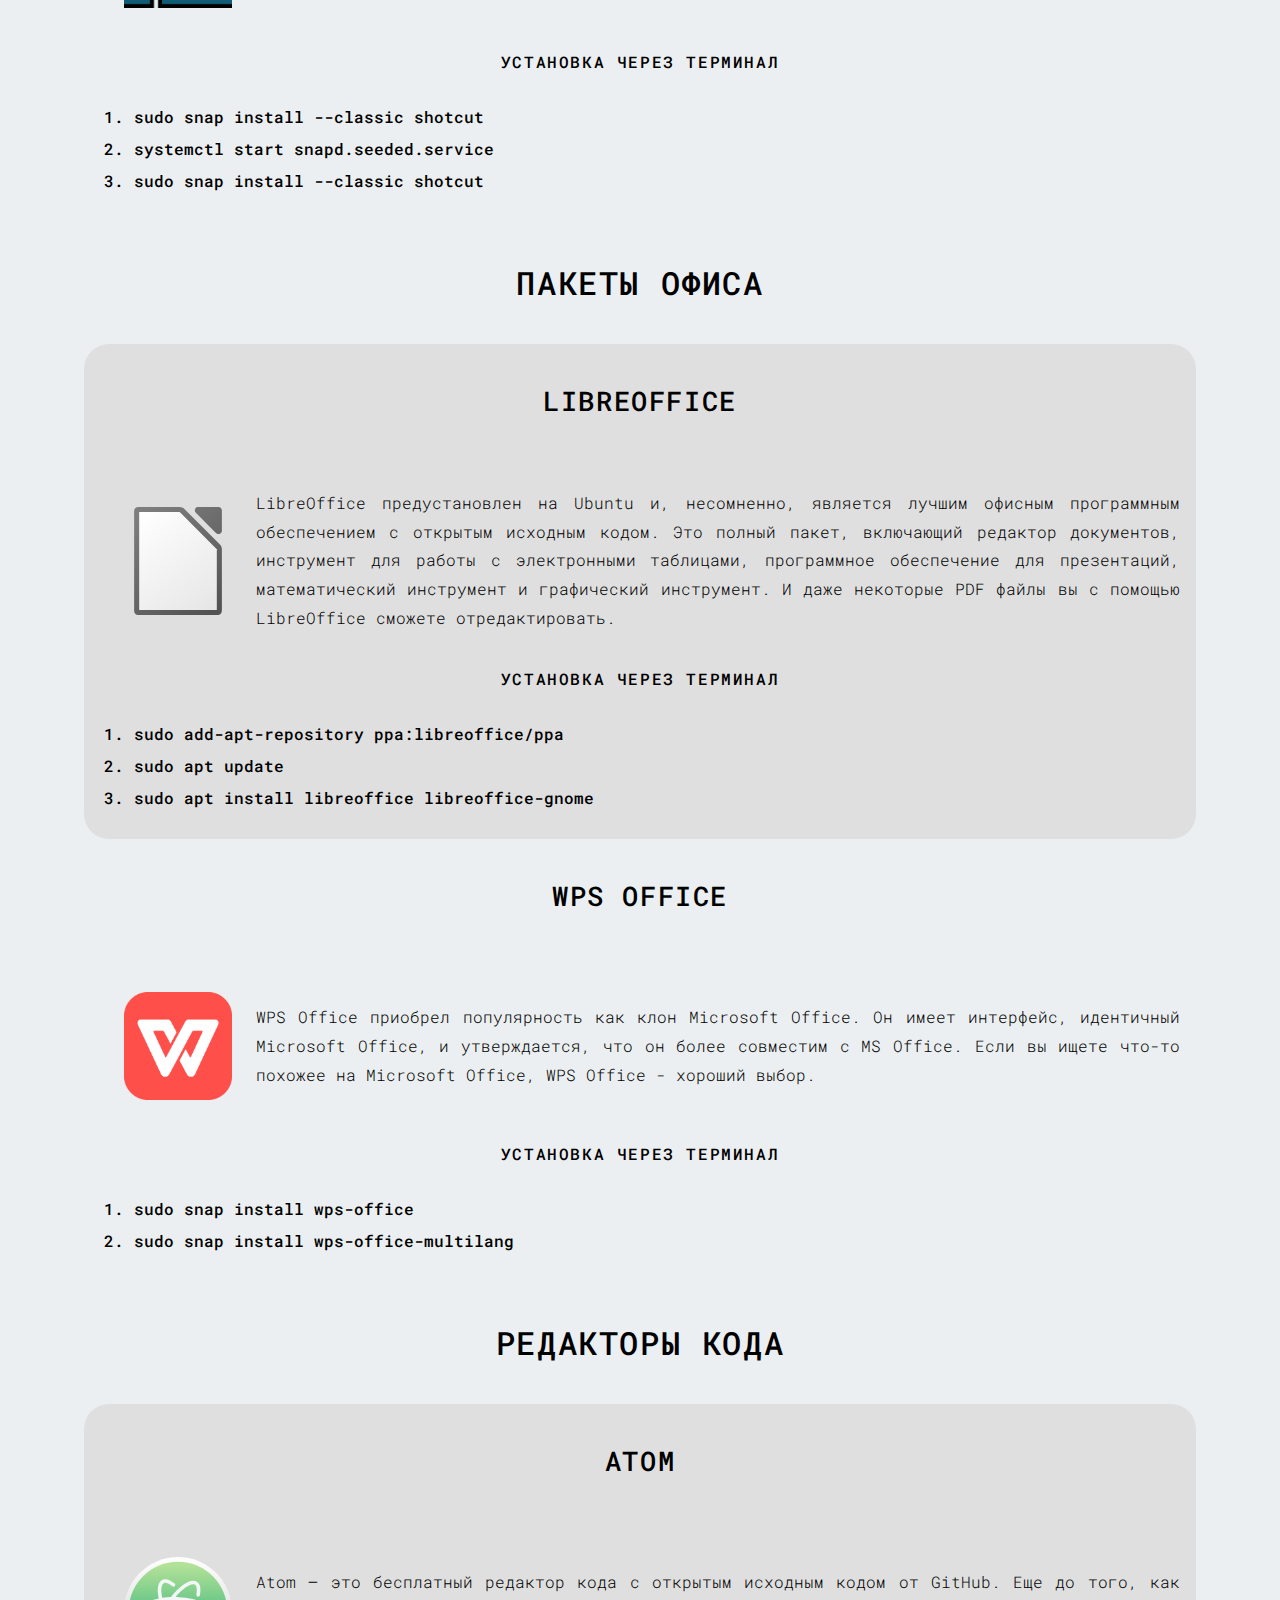
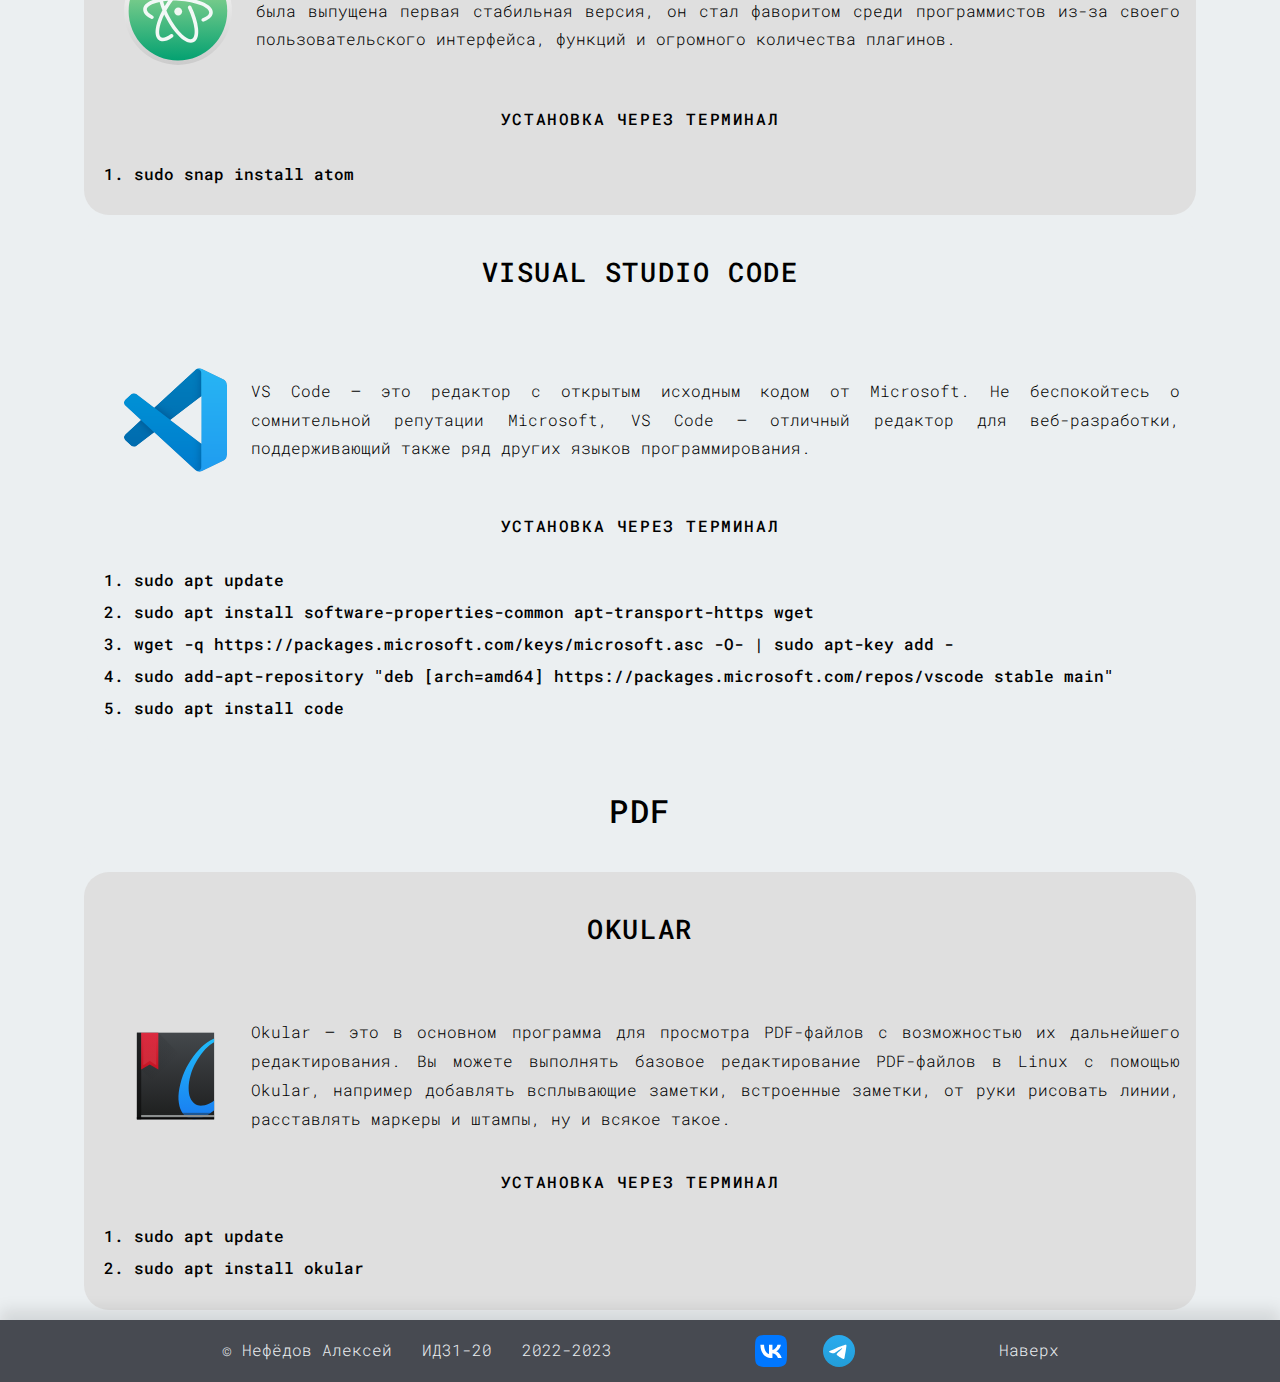
<file: soft.html>
<!DOCTYPE html>
<html lang="ru">
<head>
    <meta charset="UTF-8">
    <title>Программы | Linux Helper</title>
    <meta http-equiv="X-UA-Compatible" content="IE=edge">
    <meta name="description" content="">
    <meta name="keywords" content="">
    <meta name="viewport" content="width=device-width, initial-scale=1">
    <link rel="stylesheet" href="styles/style.css">
    <link rel="icon" type="image/x-icon" href="images/favicon.png">
</head>
<body>
    <header>
        <div class="header-content">
            <div class="header-url">
                <a href="index.html">главная</a>
            </div>
            <div class="header-url">
                <a href="linux.html">linux</a>
            </div>
            <div class="header-url">
                <a href="soft.html" id="active">программы</a>
            </div>
            <div class="header-url">
                <a href="terminal.html">терминал</a>
            </div>
            <div class="header-url">
                <a href="usb.html">usb</a>
            </div>
        </div>
    </header>
    
    <main id="top">
        <div class="main-content">
            <div class="main-title">
                <h1>Браузеры</h1>
            </div>
        </div>

        <div class="main-content" id="block">
            <div class="main-title">
                <h2>Google Chrome</h2>
            </div>
            
            <div class="main-text">
                <div class="soft-tile">
                    <img src="images/soft/chrome.svg" class="soft-icon">
                    <p>
                        Google Chrome является наиболее часто используемым веб-браузером в Интернете не зря.
                        С помощью учетной записи Google можно легко синхронизироваться между разными устройствами.
                        Множество расширений, приложений и плагинов еще больше расширяют его возможности.
                    </p>
                </div>
                <h4>Установка через терминал</h4>
                <ol>
                    <li>sudo wget https://dl.google.com/linux/direct/google-chrome-stable_current_amd64.deb</li>
                    <li>sudo dpkg -i --force-depends google-chrome-stable_current_amd64.deb</li>
                </ol>
            </div>
        </div>

        <div class="main-content">
            <div class="main-title">
                <h2>Brave</h2>
            </div>

            <div class="main-text">
                <div class="soft-tile">
                    <img src="images/soft/brave.svg" class="soft-icon">
                    <p>
                        В качестве альтернативы предлагаю вам рассмотреть браузер - Brave,
                        который по умолчанию блокирует рекламу и скрипты отслеживания, что обеспечивает более быстрый и безопасный просмотр веб-страниц.
                    </p>
                </div>
                <h4>Установка через терминал</h4>
                <ol>
                    <li>sudo apt install curl</li>
                    <li>sudo curl -fsSLo /usr/share/keyrings/brave-browser-archive-keyring.gpg https://brave-browser-apt-release.s3.brave.com/brave-browser-archive-keyring.gpg</li>
                    <li>echo "deb [signed-by=/usr/share/keyrings/brave-browser-archive-keyring.gpg arch=amd64] https://brave-browser-apt-release.s3.brave.com/ stable main"|sudo tee /etc/apt/sources.list.d/brave-browser-release.list</li>
                    <li>sudo apt update</li>
                    <li>sudo apt install brave-browser</li>
                </ol>
            </div>
        </div>
        
        <div class="main-content">
            <div class="main-title">
                <h1>аудио и видео плееры</h1>
            </div>
        </div>

        <div class="main-content" id="block">
            <div class="main-title">
                <h2>Sayonara</h2>
            </div>
            
            <div class="main-text">
                <div class="soft-tile">
                    <img src="images/soft/sayonara.png" class="soft-icon">
                    <p>
                        Sayonara — это небольшой легкий музыкальный проигрыватель с приятным темным пользовательским интерфейсом.
                        В нем есть все основные функции, которые можно ожидать от стандартного музыкального плеера.
                        Он хорошо интегрируется со средой рабочего стола Ubuntu и не занимает вашу оперативную память.
                    </p>
                </div>
                <h4>Установка через терминал</h4>
                <ol>
                    <li>sudo apt-add-repository ppa:lucioc/sayonara</li>
                    <li>sudo apt-get update</li>
                    <li>sudo apt-get install sayonara</li>
                </ol>
            </div>
        </div>

        <div class="main-content">
            <div class="main-title">
                <h2>Audacity</h2>
            </div>

            <div class="main-text">
                <div class="soft-tile">
                    <img src="images/soft/audacity.svg" class="soft-icon">
                    <p>
                        Audacity — это в большей степени аудиоредактор, чем аудиоплеер.
                        Вы можете записывать и редактировать аудио с помощью этого бесплатного инструмента с открытым исходным кодом.
                        Он доступен для Linux, Windows и macOS. Вы можете установить его из Центра программного обеспечения.
                    </p>
                </div>
                <h4>Установка через терминал</h4>
                <ol>
                    <li>sudo apt update</li>
                    <li>sudo apt install audacity</li>
                </ol>
            </div>
        </div>

        <div class="main-content" id="block">
            <div class="main-title">
                <h2>MusicBrainz Picard</h2>
            </div>

            <div class="main-text">
                <div class="soft-tile">
                    <img src="images/soft/musicbrainz-picard.svg" class="soft-icon">
                    <p>
                        Picard — это не музыкальный проигрыватель, это музыкальный теггер.
                        Если у вас есть множество локальных музыкальных файлов, Picard позволяет автоматически обновлять их,
                        добавляя в них правильную информацию о треке, исполнителе и альбоме.
                    </p>
                </div>
                <h4>Установка через терминал</h4>
                <ol>
                    <li>sudo apt update</li>
                    <li>sudo apt-get install picard</li>
                </ol>
            </div>
        </div>

        <div class="main-content">
            <div class="main-title">
                <h2>VLC</h2>
            </div>

            <div class="main-text">
                <div class="soft-tile">
                    <img src="images/soft/vlc.svg" class="soft-icon">
                    <p>
                        Бесплатное приложение с открытым исходным кодом, VLC — король видеоплееров.
                        Он поддерживает практически все возможные медиакодеки, позволяет увеличивать громкость до 200% и умеет продолжать воспроизведение с последней известной позиции.
                        В интернете в изобилии существуют целые списки уловок и трюков для VLC, которые вы можете использовать, чтобы выжать из него максимум.
                    </p>
                </div>
                <h4>Установка через терминал</h4>
                <ol>
                    <li>sudo add-apt-repository ppa:videolan/stable-daily</li>
                    <li>sudo apt update</li>
                    <li>sudo apt install vlc</li>
                </ol>
            </div>
        </div>

        <div class="main-content" id="block">
            <div class="main-title">
                <h2>MPV</h2>
            </div>

            <div class="main-text">
                <div class="soft-tile">
                    <img src="images/soft/mpv.svg" class="soft-icon">
                    <p>
                        MPV — это видеоплеер, заслуживающий большего внимания.
                        Изящный минималистичный графический интерфейс и множество функций, MPV умеет все,
                        что должен уметь качественный видеоплеер в представлении самого дотошного пользователя.
                        Вы даже сможете использовать его в командной строке.
                        Если вас не устраивает VLC, вам обязательно стоит попробовать MPV.
                    </p>
                </div>
                <h4>Установка через терминал</h4>
                <ol>
                    <li>sudo apt update</li>
                    <li>sudo apt install mpv</li>
                </ol>
            </div>
        </div>

        <div class="main-content">
            <div class="main-title">
                <h2>Работа с графикой</h2>
            </div>
        </div>

        <div class="main-content" id="block">
            <div class="main-title">
                <h2>GIMP</h2>
            </div>

            <div class="main-text">
                <div class="soft-tile">
                    <img src="images/soft/gimp.svg" class="soft-icon">
                    <p>
                        GIMP — это бесплатный редактор изображений с открытым исходным кодом, доступный для Linux, Windows и macOS.
                        Это лучшая альтернатива Adobe Photoshop в Linux на данный момент.
                        Вы можете использовать его для всех видов редактирования изображений, а в интернете доступно множество ресурсов, которые помогут вам с GIMP.
                    </p>
                </div>
                <h4>Установка через терминал</h4>
                <ol>
                    <li>sudo apt update</li>
                    <li>sudo apt -y install gimp</li>
                </ol>
            </div>
        </div>

        <div class="main-content">
            <div class="main-title">
                <h2>Inkscape</h2>
            </div>

            <div class="main-text">
                <div class="soft-tile">
                    <img src="images/soft/Inkscape.svg" class="soft-icon">
                    <p>
                        Так же, как и Gimp, Inkscape является бесплатным редактором изображений с открытым исходным кодом, специально ориентированным на векторную графику.
                        С его помощью вы сможете создать векторную графику и логотипы.
                        Вы можете сравнить его с Adobe Illustrator для Linux.
                        И, как и Gimp, Inkscape также имеет множество обучающих программ, доступных в Интернете.
                    </p>
                </div>
                <h4>Установка через терминал</h4>
                <ol>
                    <li>sudo apt update</li>
                    <li>sudo apt install inkscape</li>
                </ol>
            </div>
        </div>

        <div class="main-content">
            <div class="main-title">
                <h1>Редакторы фото и видео</h1>
            </div>
        </div>

        <div class="main-content" id="block">
            <div class="main-title">
                <h2>digiKam</h2>
            </div>

            <div class="main-text">
                <div class="soft-tile">
                    <img src="images/soft/digiKam.svg" class="soft-icon">
                    <p>
                        С помощью приложения с открытым исходным кодом digiKam вы можете профессионально обрабатывать изображения с высококачественной камеры.
                        digiKam предоставляет все инструменты, необходимые для просмотра, управления, редактирования, улучшения, систематизации, добавления тегов и обмена фотографиями.
                    </p>
                </div>
                <h4>Установка через терминал</h4>
                <ol>
                    <li>sudo apt update</li>
                    <li>sudo apt install digikam</li>
                </ol>
            </div>
        </div>

        <div class="main-content">
            <div class="main-title">
                <h2>Darktable</h2>
            </div>

            <div class="main-text">
                <div class="soft-tile">
                    <img src="images/soft/darktable.svg" class="soft-icon">
                    <p>
                        Darktable — это приложение для обработки фотографий с открытым исходным кодом, в котором особое внимание уделяется обработке изображений в формате raw.
                        Это лучшая альтернатива Adobe Lightroom.
                        Оно также доступен для Windows и macOS.
                    </p>
                </div>
                <h4>Установка через терминал</h4>
                <ol>
                    <li>sudo add-apt-repository ppa:pmjdebruijn/darktable-release</li>
                    <li>sudo apt-get update</li>
                    <li>sudo apt-get install darktable</li>
                </ol>
            </div>
        </div>

        <div class="main-content" id="block">
            <div class="main-title">
                <h2>Kdenlive</h2>
            </div>

            <div class="main-text">
                <div class="soft-tile">
                    <img src="images/soft/kdenlive.svg" class="soft-icon">
                    <p>
                        Kdenlive — лучший универсальный видеоредактор для Linux.
                        У него достаточно функций, которые можно сравнить с iMovie или Movie Maker.
                    </p>
                </div>
                <h4>Установка через терминал</h4>
                <ol>
                    <li>sudo apt update</li>
                    <li>sudo apt install kdenlive</li>
                </ol>
            </div>
        </div>

        <div class="main-content">
            <div class="main-title">
                <h2>Shotcut</h2>
            </div>

            <div class="main-text">
                <div class="soft-tile">
                    <img src="images/soft/shotcut.png" class="soft-icon">
                    <p>
                        Shotcut — еще один отличный видеоредактор с открытым исходным кодом и всеми необходимыми функциями,
                        которые вы только можете ожидать от стандартного видеоредактора.
                    </p>
                </div>
                <h4>Установка через терминал</h4>
                <ol>
                    <li>sudo snap install --classic shotcut</li>
                    <li>systemctl start snapd.seeded.service</li>
                    <li>sudo snap install --classic shotcut</li>
                </ol>
            </div>
        </div>

        <div class="main-content">
            <div class="main-title">
                <h1>Пакеты офиса</h1>
            </div>
        </div>

        <div class="main-content" id="block">
            <div class="main-title">
                <h2>LibreOffice</h2>
            </div>

            <div class="main-text">
                <div class="soft-tile">
                    <img src="images/soft/libreoffice.svg" class="soft-icon">
                    <p>
                        LibreOffice предустановлен на Ubuntu и, несомненно, является лучшим офисным программным обеспечением с открытым исходным кодом.
                        Это полный пакет, включающий редактор документов, инструмент для работы с электронными таблицами, программное обеспечение для презентаций, математический инструмент и графический инструмент.
                        И даже некоторые PDF файлы вы с помощью LibreOffice сможете отредактировать.
                    </p>
                </div>
                <h4>Установка через терминал</h4>
                <ol>
                    <li>sudo add-apt-repository ppa:libreoffice/ppa</li>
                    <li> sudo apt update</li>
                    <li>sudo apt install libreoffice libreoffice-gnome</li>
                </ol>
            </div>
        </div>

        <div class="main-content">
            <div class="main-title">
                <h2>WPS Office</h2>
            </div>

            <div class="main-text">
                <div class="soft-tile">
                    <img src="images/soft/wps-office.png" class="soft-icon">
                    <p>
                        WPS Office приобрел популярность как клон Microsoft Office.
                        Он имеет интерфейс, идентичный Microsoft Office, и утверждается, что он более совместим с MS Office.
                        Если вы ищете что-то похожее на Microsoft Office, WPS Office - хороший выбор.
                    </p>
                </div>
                <h4>Установка через терминал</h4>
                <ol>
                    <li>sudo snap install wps-office</li>
                    <li>sudo snap install wps-office-multilang</li>
                </ol>
            </div>
        </div>
        
        <div class="main-content">
            <div class="main-title">
                <h1>Редакторы кода</h1>
            </div>
        </div>

        <div class="main-content" id="block">
            <div class="main-title">
                <h2>Atom</h2>
            </div>

            <div class="main-text">
                <div class="soft-tile">
                    <img src="images/soft/atom.svg" class="soft-icon">
                    <p>
                        Atom — это бесплатный редактор кода с открытым исходным кодом от GitHub.
                        Еще до того, как была выпущена первая стабильная версия, он стал фаворитом среди программистов из-за своего пользовательского интерфейса,
                        функций и огромного количества плагинов.
                    </p>
                </div>
                <h4>Установка через терминал</h4>
                <ol>
                    <li>sudo snap install atom</li>
                </ol>
            </div>
        </div>

        <div class="main-content">
            <div class="main-title">
                <h2>Visual Studio Code</h2>
            </div>

            <div class="main-text">
                <div class="soft-tile">
                    <img src="images/soft/vscode.svg" class="soft-icon">
                    <p>
                        VS Code — это редактор с открытым исходным кодом от Microsoft.
                        Не беспокойтесь о сомнительной репутации Microsoft, VS Code — отличный редактор для веб-разработки, поддерживающий также ряд других языков программирования.
                    </p>
                </div>
                <h4>Установка через терминал</h4>
                <ol>
                    <li>sudo apt update</li>
                    <li>sudo apt install software-properties-common apt-transport-https wget</li>
                    <li>wget -q https://packages.microsoft.com/keys/microsoft.asc -O- | sudo apt-key add -</li>
                    <li>sudo add-apt-repository "deb [arch=amd64] https://packages.microsoft.com/repos/vscode stable main"</li>
                    <li>sudo apt install code</li>
                </ol>
            </div>
        </div>

        <div class="main-content">
            <div class="main-title">
                <h1>PDF</h1>
            </div>
        </div>

        <div class="main-content" id="block">
            <div class="main-title">
                <h2>Okular</h2>
            </div>
            
            <div class="main-text">
                <div class="soft-tile">
                    <img src="images/soft/okular.svg" class="soft-icon">
                    <p>
                        Okular — это в основном программа для просмотра PDF-файлов с возможностью их дальнейшего редактирования.
                        Вы можете выполнять базовое редактирование PDF-файлов в Linux с помощью Okular, например добавлять всплывающие заметки,
                        встроенные заметки, от руки рисовать линии, расставлять маркеры и штампы, ну и всякое такое.
                    </p>
                </div>
                <h4>Установка через терминал</h4>
                <ol>
                    <li>sudo apt update</li>
                    <li>sudo apt install okular</li>
                </ol>
            </div>
        </div>
    </main>

    <footer>
        <div class="footer-content">
            <div class="footer-copyright">
                <p>
                    &copy; Нефёдов Алексей &emsp; ИД31-20 &emsp; 2022-2023
                </p>
            </div>
            
            <div class="footer-social">
                <div class="footer-social-item">
                    <a href="https://vk.com/diasvixub" target="_blank"><img src="images/vk.svg" title="VK" class="social"></a>
                </div>
                
                <div class="footer-social-item">
                    <a href="https://t.me/diaslol" target="_blank"><img src="images/telegram.svg" title="TELEGRAM" class="social"></a>
                </div>
            </div>
            <a href="#top">Наверх</a>
        </div>
    </footer>
</body>
</html>
</file>
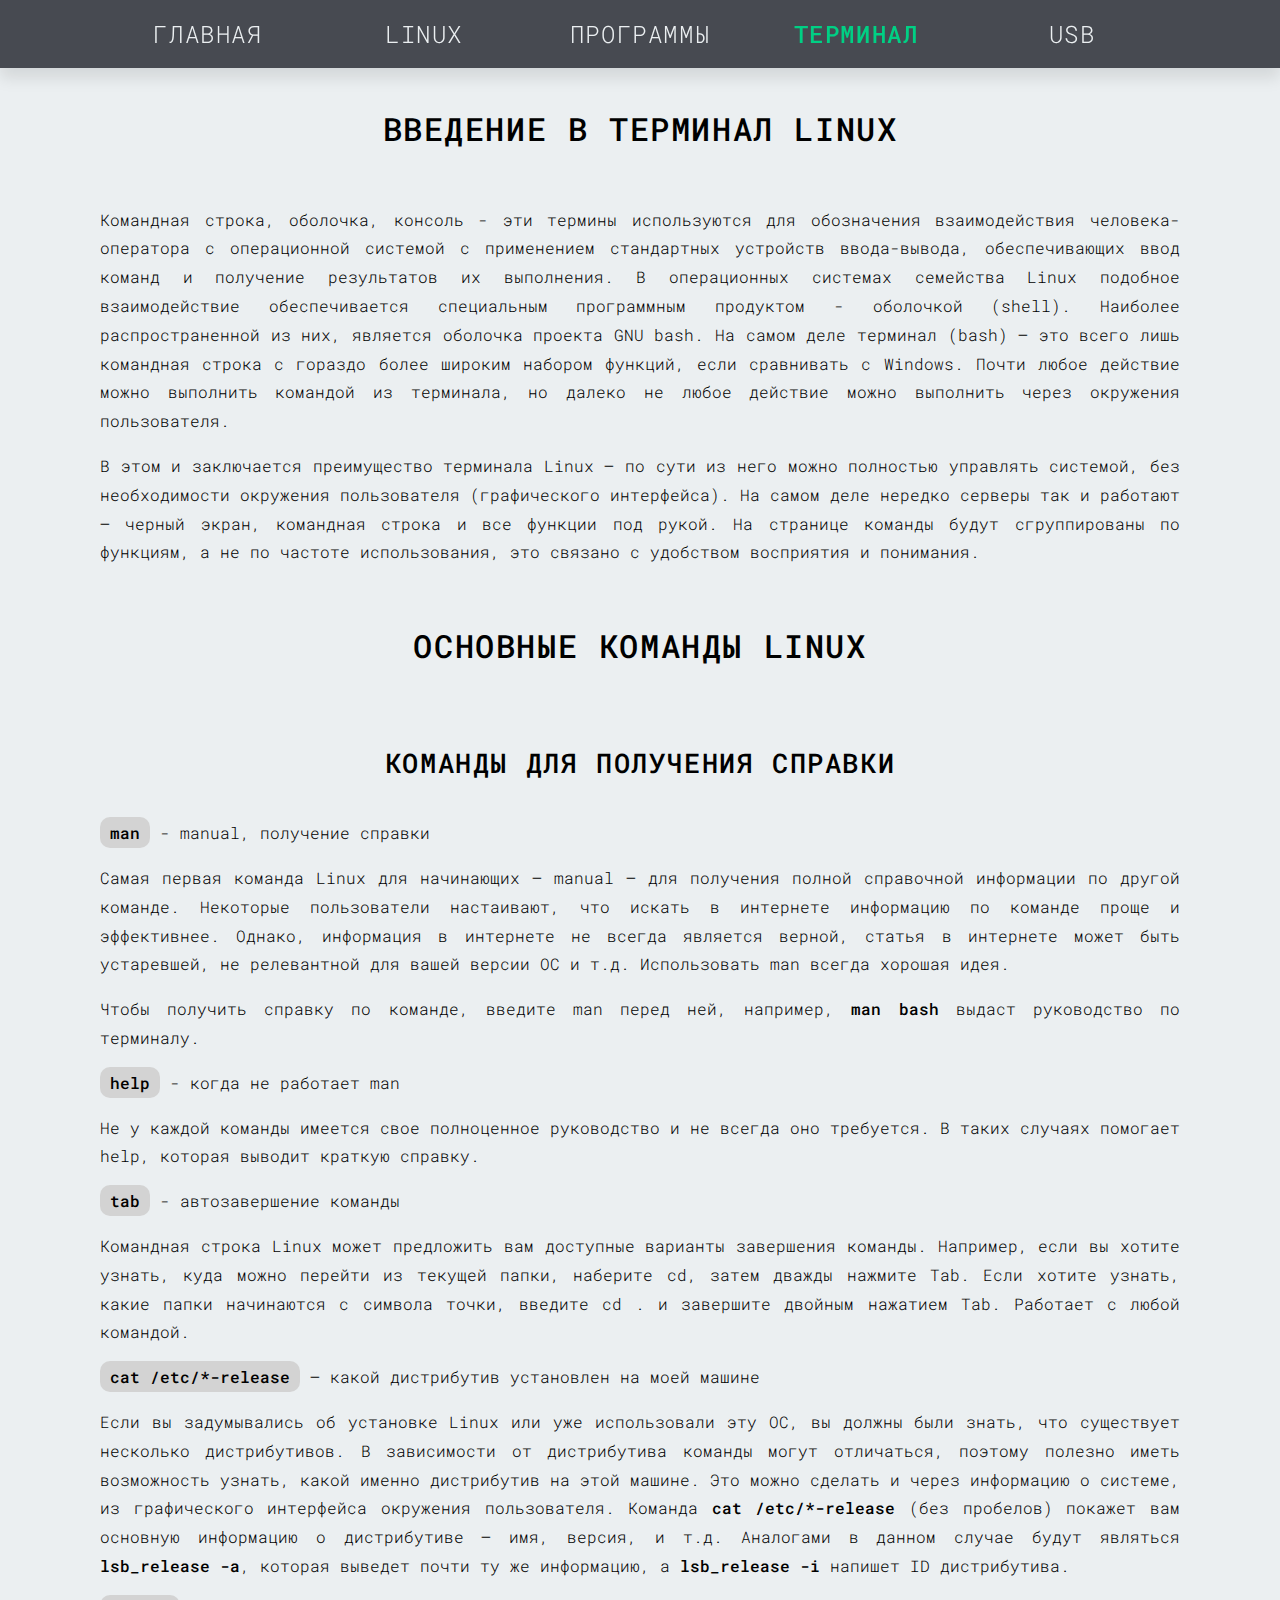
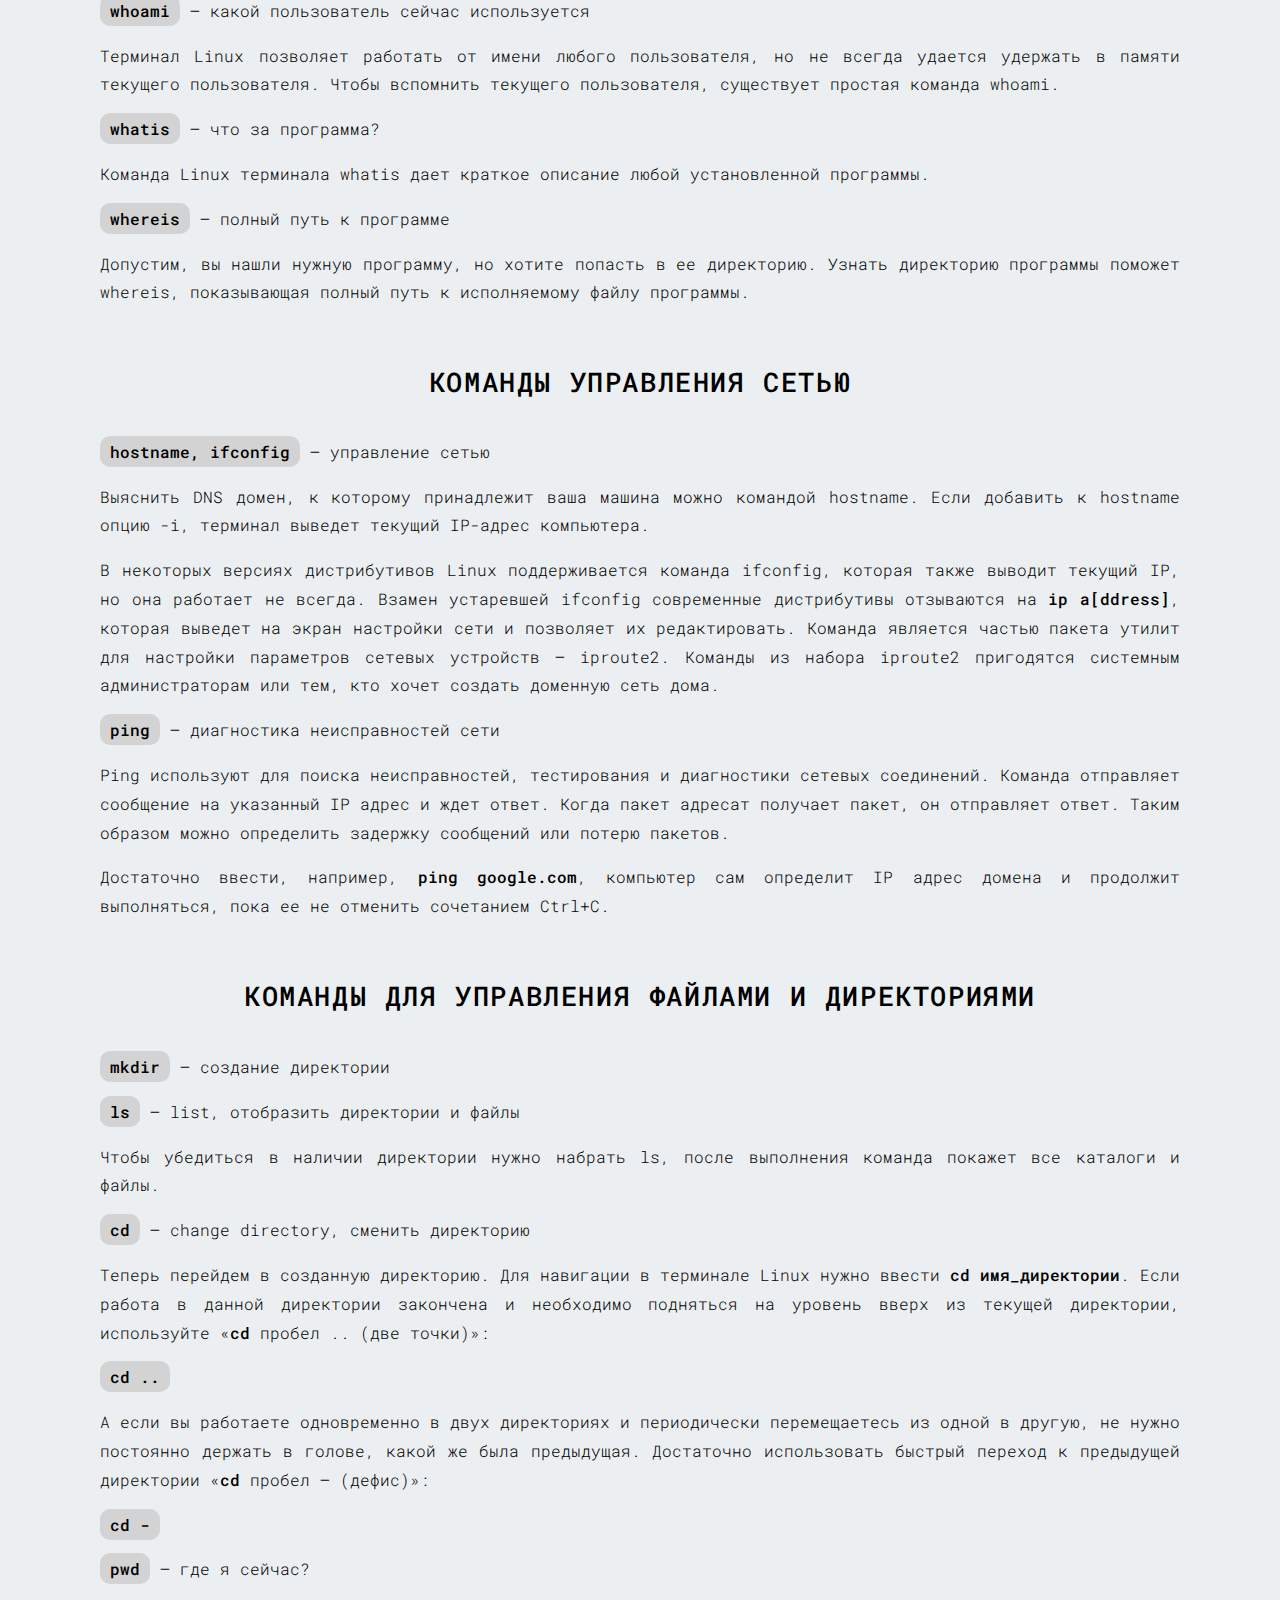
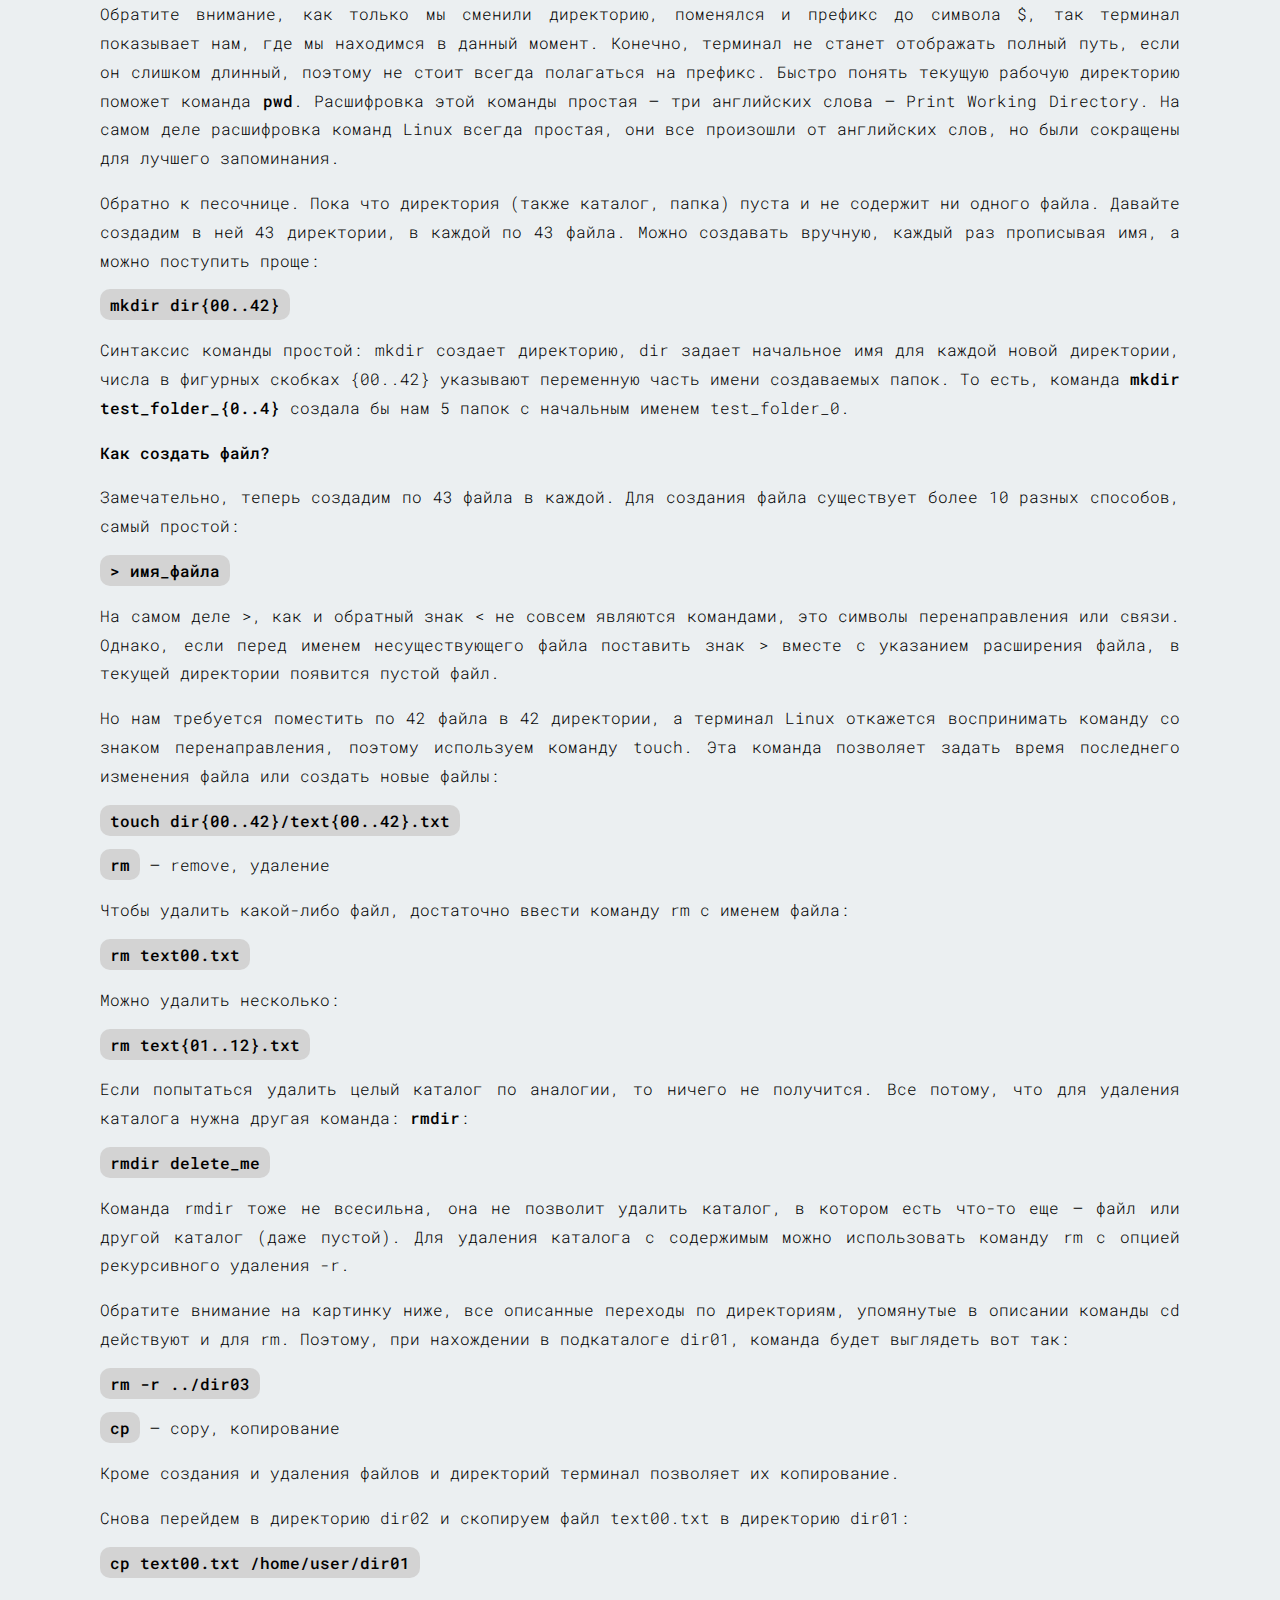
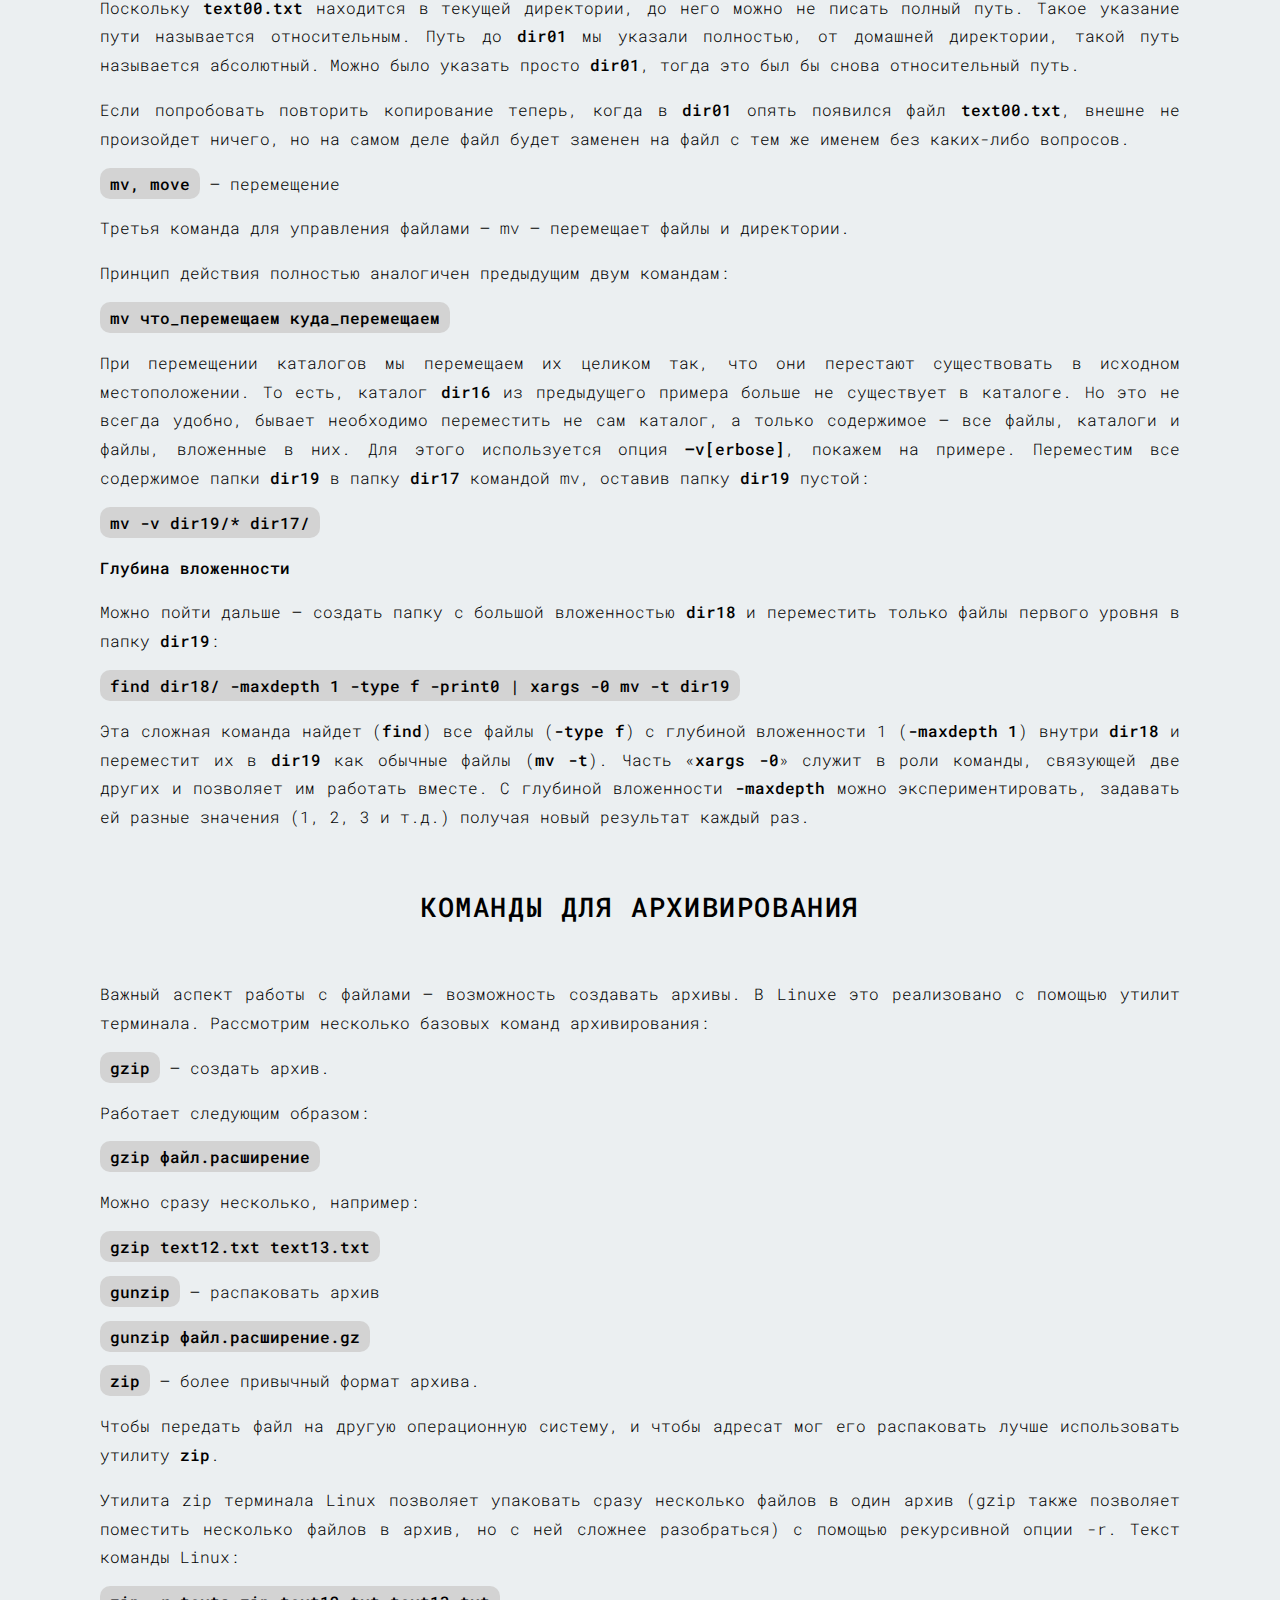
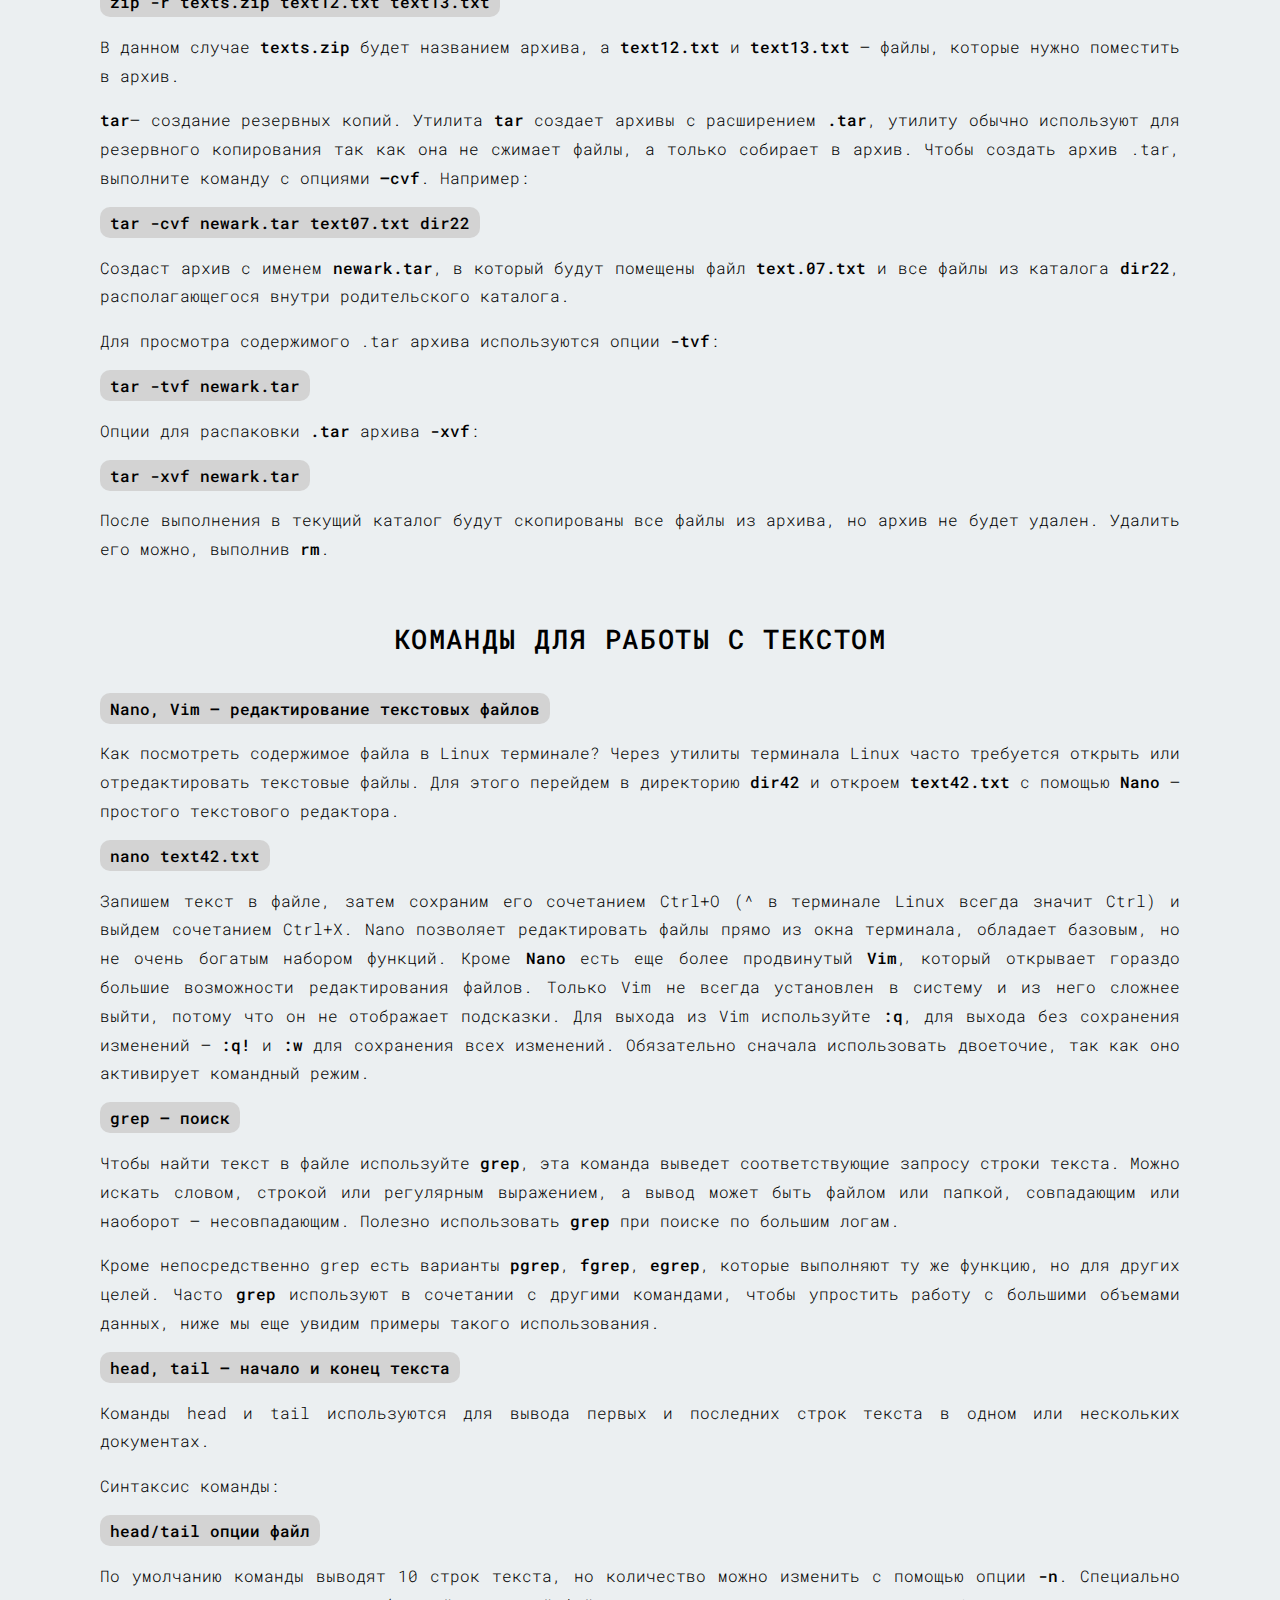
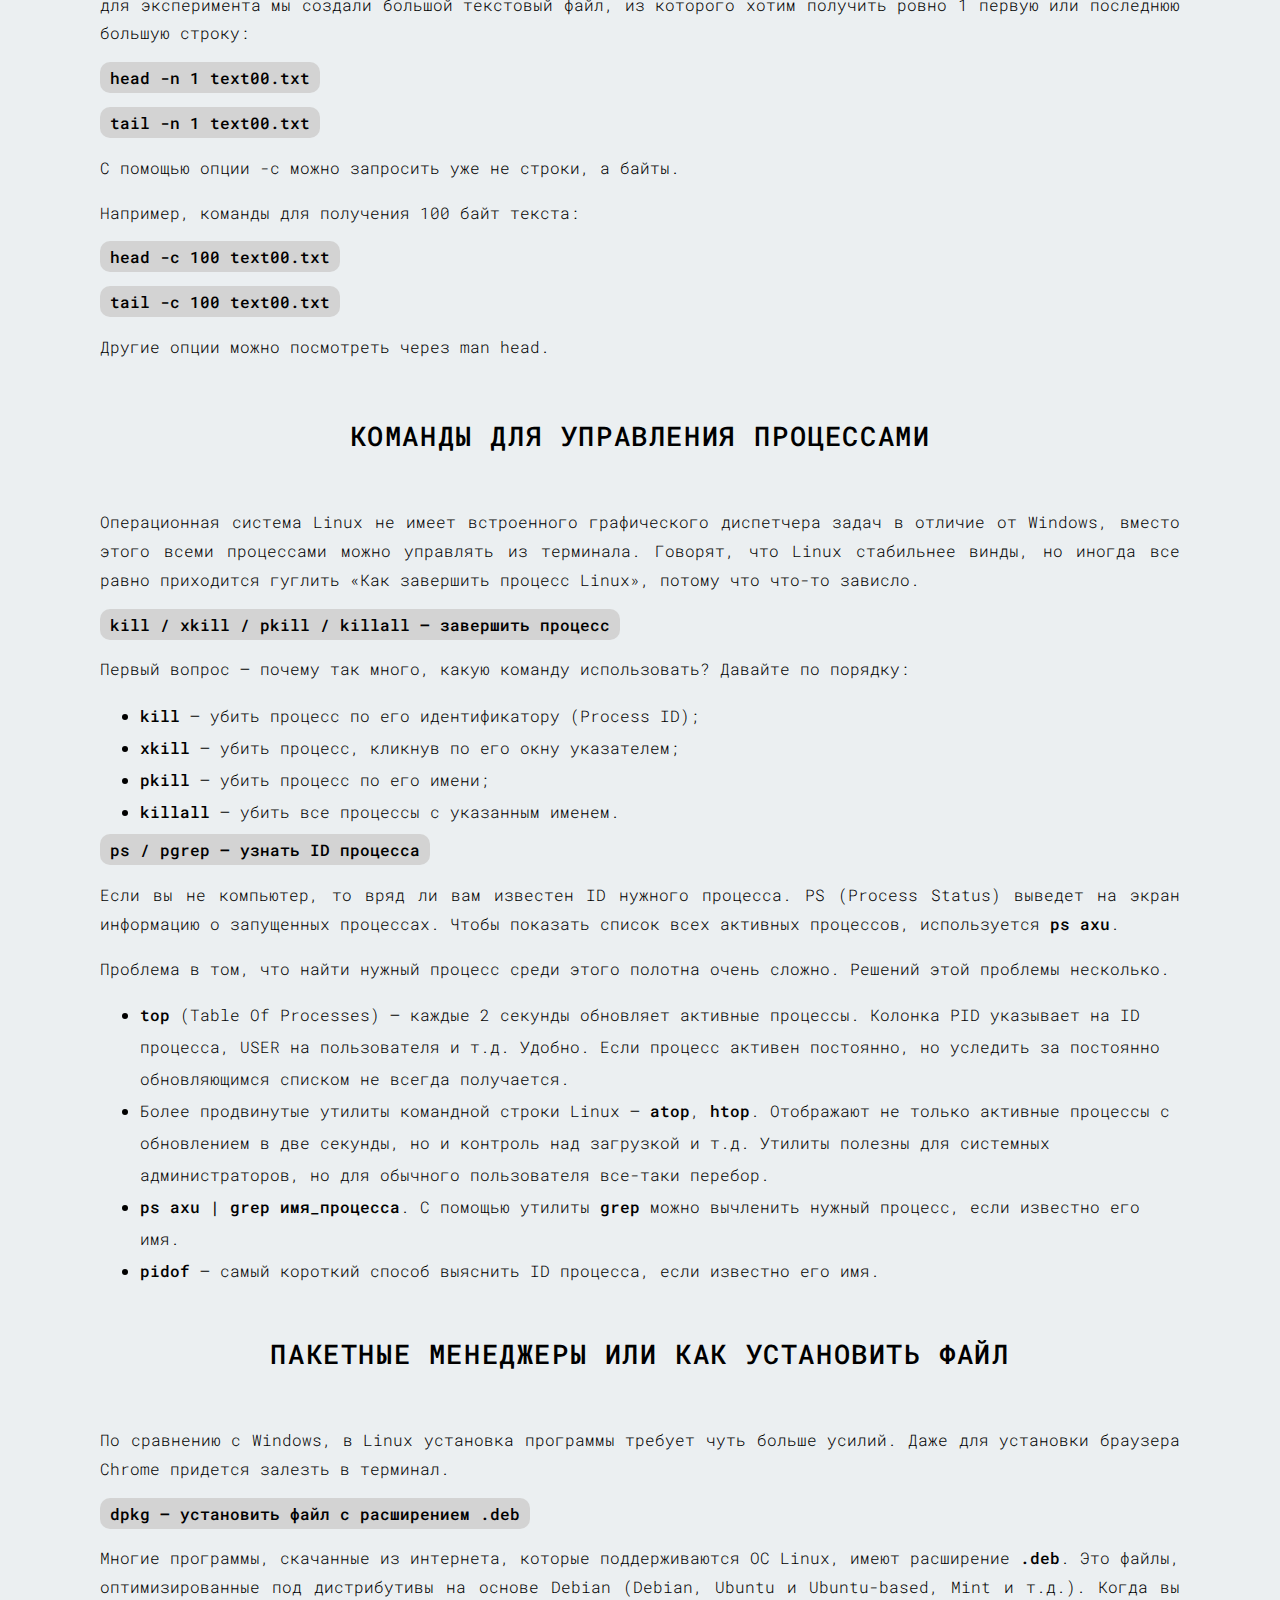
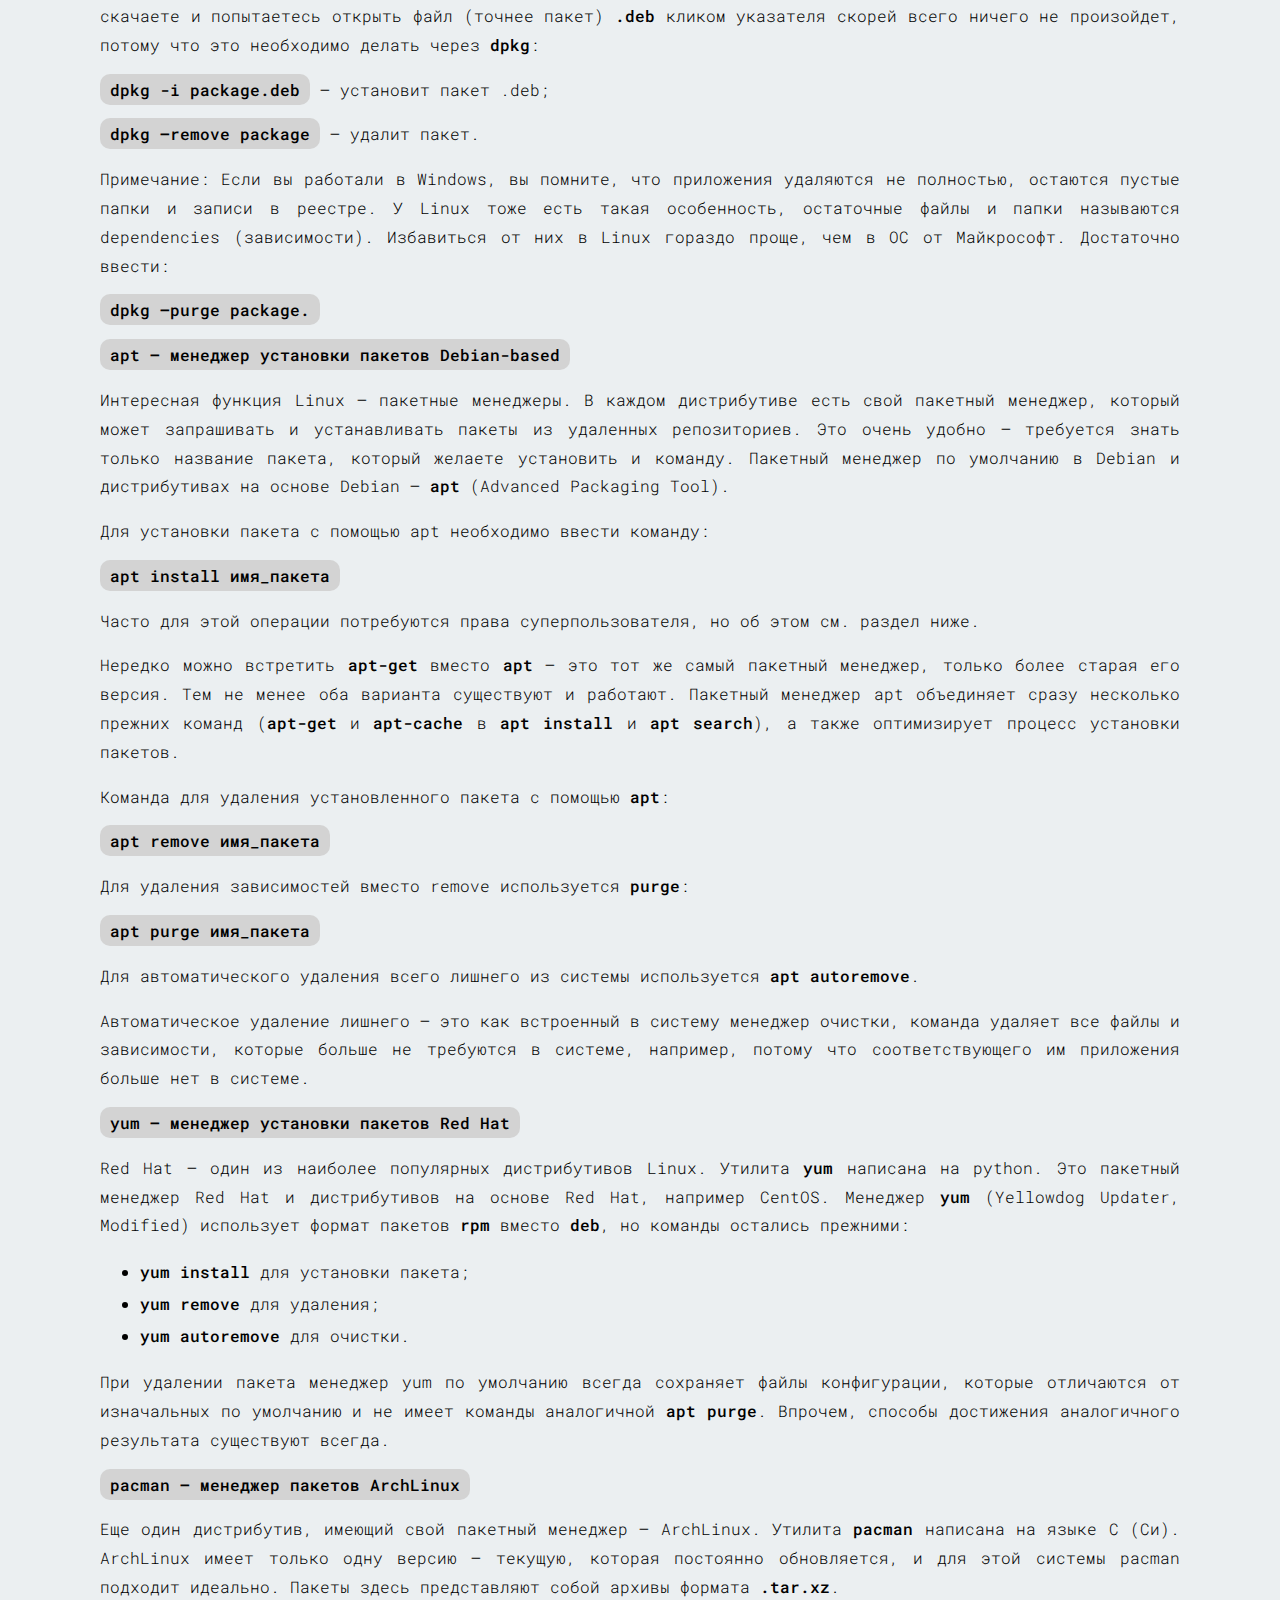
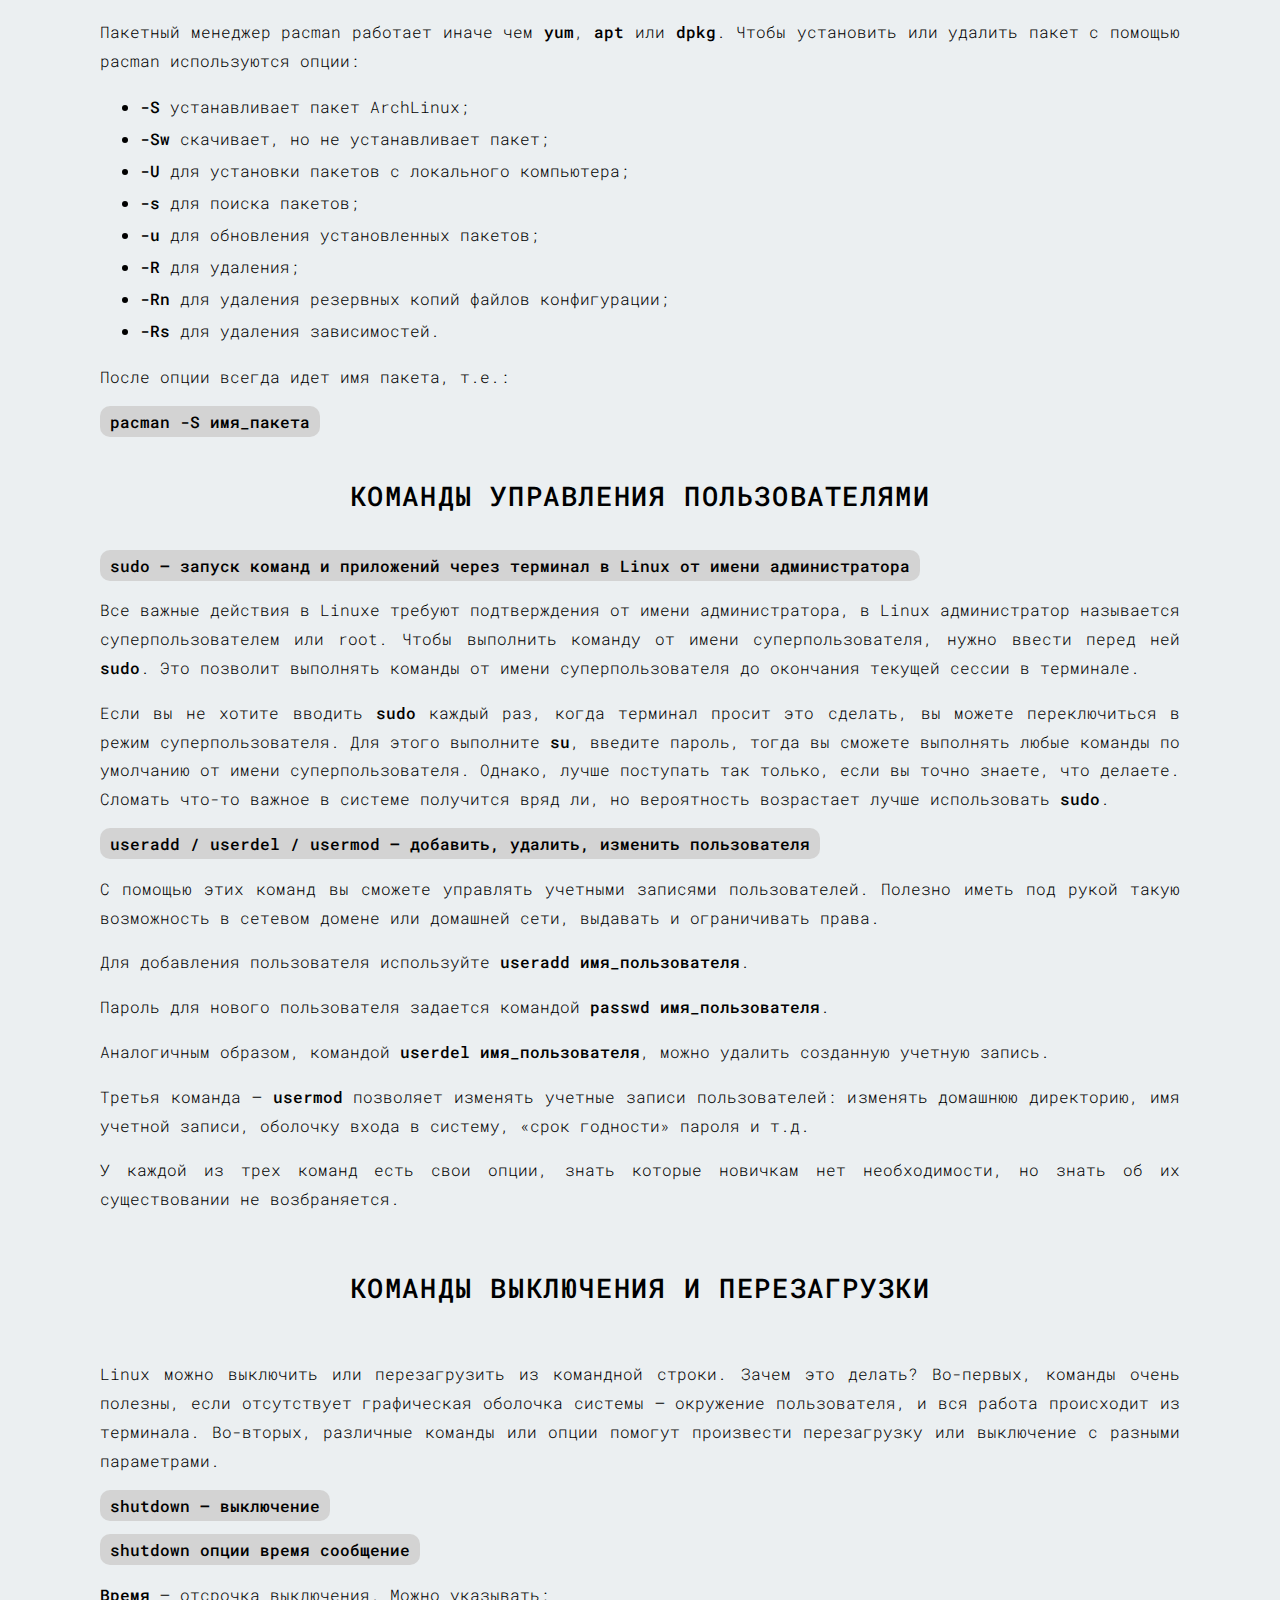
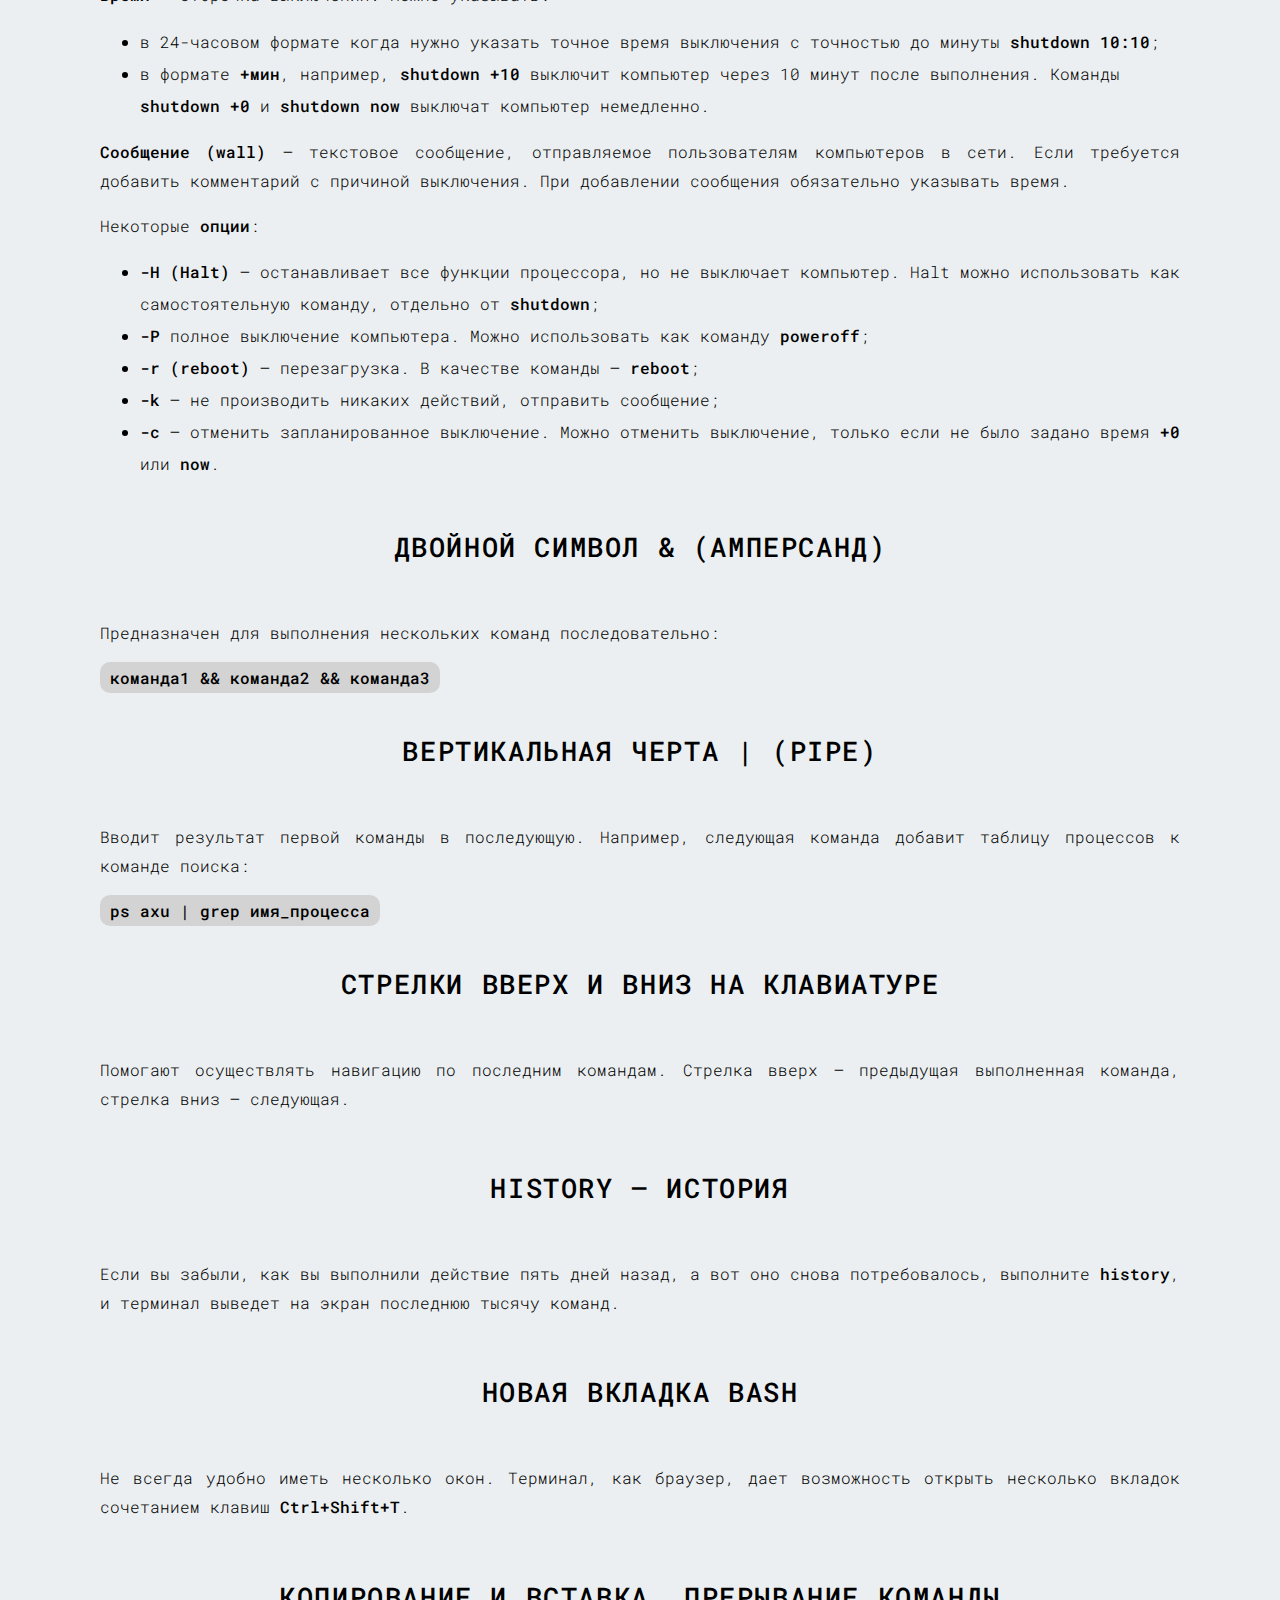
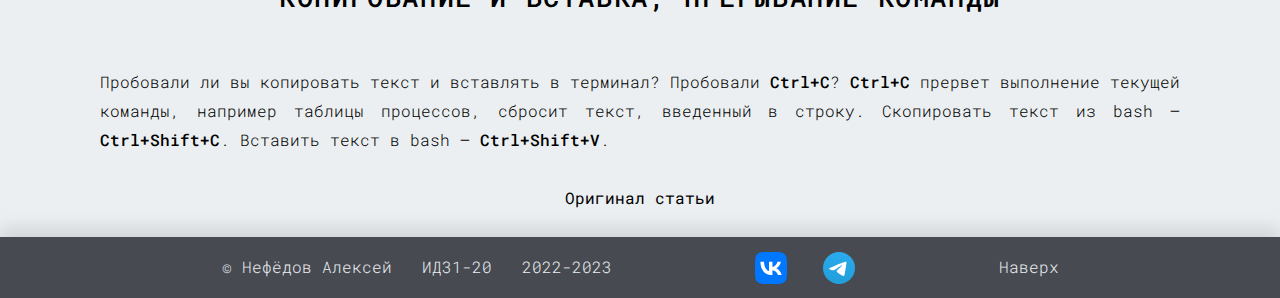
<file: terminal.html>
<!DOCTYPE html>
<html lang="ru">
<head>
    <meta charset="UTF-8">
    <title>Терминал | Linux Helper</title>
    <meta http-equiv="X-UA-Compatible" content="IE=edge">
    <meta name="description" content="">
    <meta name="keywords" content="">
    <meta name="viewport" content="width=device-width, initial-scale=1">
    <link rel="stylesheet" href="styles/style.css">
    <link rel="icon" type="image/x-icon" href="images/favicon.png">
</head>
<body>
    <header>
        <div class="header-content">
            <div class="header-url">
                <a href="index.html">главная</a>
            </div>
            <div class="header-url">
                <a href="linux.html">linux</a>
            </div>
            <div class="header-url">
                <a href="soft.html">программы</a>
            </div>
            <div class="header-url">
                <a href="terminal.html" id="active">терминал</a>
            </div>
            <div class="header-url">
                <a href="usb.html">usb</a>
            </div>
        </div>
    </header>
    
    <main id="top">
        <div class="main-content">
            <div class="main-title">
                <h1>Введение в терминал Linux</h1>
            </div>
            <div class="main-text">
                <p>
                    Командная строка, оболочка, консоль - эти термины используются для обозначения взаимодействия человека-оператора с операционной системой с применением стандартных устройств ввода-вывода, обеспечивающих ввод команд и получение результатов их выполнения.
                    В операционных системах семейства Linux подобное взаимодействие обеспечивается специальным программным продуктом - оболочкой (shell).
                    Наиболее распространенной из них, является оболочка проекта GNU bash.
                    На самом деле терминал (bash) — это всего лишь командная строка с гораздо более широким набором функций, если сравнивать с Windows.
                    Почти любое действие можно выполнить командой из терминала, но далеко не любое действие можно выполнить через окружения пользователя.
                </p>
                
                <p>
                    В этом и заключается преимущество терминала Linux — по сути из него можно полностью управлять системой, без необходимости окружения пользователя (графического интерфейса).
                    На самом деле нередко серверы так и работают — черный экран, командная строка и все функции под рукой.
                    На странице команды будут сгруппированы по функциям, а не по частоте использования, это связано с удобством восприятия и понимания.
                </p>
            </div>
            <div class="main-title">
                <h1>Основные команды Linux</h1>
            </div>
            <div class="main-title">
                <h2>Команды для получения справки</h2>
            </div>
            <div class="main-text">
                <tt>man</tt> - manual, получение справки
                <p>
                    Самая первая команда Linux для начинающих — manual — для получения полной справочной информации по другой команде.
                    Некоторые пользователи настаивают, что искать в интернете информацию по команде проще и эффективнее.
                    Однако, информация в интернете не всегда является верной, статья в интернете может быть устаревшей, не релевантной для вашей версии ОС и т.д.
                    Использовать man всегда хорошая идея.
                </p>
                <p>
                    Чтобы получить справку по команде, введите man перед ней, например, <b>man bash</b> выдаст руководство по терминалу.
                </p>
                <tt>help</tt> - когда не работает man
                <p>
                    Не у каждой команды имеется свое полноценное руководство и не всегда оно требуется.
                    В таких случаях помогает help, которая выводит краткую справку.
                </p>
                <tt>tab</tt> - автозавершение команды
                <p>
                    Командная строка Linux может предложить вам доступные варианты завершения команды.
                    Например, если вы хотите узнать, куда можно перейти из текущей папки, наберите cd, затем дважды нажмите Tab.
                    Если хотите узнать, какие папки начинаются с символа точки, введите cd . и завершите двойным нажатием Tab. Работает с любой командой.
                </p>
                <tt>cat /etc/*-release</tt> — какой дистрибутив установлен на моей машине
                <p>
                    Если вы задумывались об установке Linux или уже использовали эту ОС, вы должны были знать, что существует несколько дистрибутивов.
                    В зависимости от дистрибутива команды могут отличаться, поэтому полезно иметь возможность узнать, какой именно дистрибутив на этой машине.
                    Это можно сделать и через информацию о системе, из графического интерфейса окружения пользователя.
                    Команда <b>cat /etc/*-release</b> (без пробелов) покажет вам основную информацию о дистрибутиве — имя, версия, и т.д.
                    Аналогами в данном случае будут являться <b>lsb_release -a</b>, которая выведет почти ту же информацию, а <b>lsb_release -i</b> напишет ID дистрибутива.
                </p>
                <tt>whoami</tt> — какой пользователь сейчас используется
                <p>
                    Терминал Linux позволяет работать от имени любого пользователя, но не всегда удается удержать в памяти текущего пользователя.
                    Чтобы вспомнить текущего пользователя, существует простая команда whoami.
                </p>
                <tt>whatis</tt> — что за программа?
                <p>
                    Команда Linux терминала whatis дает краткое описание любой установленной программы.
                </p>
                <tt>whereis</tt> — полный путь к программе
                <p>
                    Допустим, вы нашли нужную программу, но хотите попасть в ее директорию.
                    Узнать директорию программы поможет whereis, показывающая полный путь к исполняемому файлу программы. 
                </p>
            </div>
            <div class="main-title">
                <h2>Команды управления сетью</h2>
            </div>
            <div class="main-text">
                <tt>hostname, ifconfig</tt> — управление сетью</b>
                <p>
                    Выяснить DNS домен, к которому принадлежит ваша машина можно командой hostname.
                    Если добавить к hostname опцию -i, терминал выведет текущий IP-адрес компьютера.
                </p>
                <p>
                    В некоторых версиях дистрибутивов Linux поддерживается команда ifconfig, которая также выводит текущий IP, но она работает не всегда.
                    Взамен устаревшей ifconfig современные дистрибутивы отзываются на <b>ip a[ddress]</b>, которая выведет на экран настройки сети и позволяет их редактировать.
                    Команда является частью пакета утилит для настройки параметров сетевых устройств — iproute2.
                    Команды из набора iproute2 пригодятся системным администраторам или тем, кто хочет создать доменную сеть дома.
                </p>
                <tt>ping</tt> — диагностика неисправностей сети</b>
                <p>
                    Ping используют для поиска неисправностей, тестирования и диагностики сетевых соединений.
                    Команда отправляет сообщение на указанный IP адрес и ждет ответ. Когда пакет адресат получает пакет, он отправляет ответ.
                    Таким образом можно определить задержку сообщений или потерю пакетов.
                </p>
                <p>
                    Достаточно ввести, например, <b>ping google.com</b>, компьютер сам определит IP адрес домена и продолжит выполняться, пока ее не отменить сочетанием Ctrl+C.
                </p>
            </div>
            <div class="main-text">
                <h2>Команды для управления файлами и директориями</h2>
            </div>
            <div class="main-text">
                <tt>mkdir</tt> — создание директории
                <p></p>
                <tt>ls</tt> — list, отобразить директории и файлы
                <p>
                    Чтобы убедиться в наличии директории нужно набрать ls, после выполнения команда покажет все каталоги и файлы.
                </p>
                <tt>cd</tt> — change directory, сменить директорию
                <p>
                    Теперь перейдем в созданную директорию. Для навигации в терминале Linux нужно ввести <b>cd имя_директории</b>.
                    Если работа в данной директории закончена и необходимо подняться на уровень вверх из текущей директории, используйте «<b>cd</b> пробел .. (две точки)»:
                </p>
                <tt>cd ..</tt>
                <p>
                    А если вы работаете одновременно в двух директориях и периодически перемещаетесь из одной в другую, не нужно постоянно держать в голове, какой же была предыдущая.
                    Достаточно использовать быстрый переход к предыдущей директории «<b>cd</b> пробел — (дефис)»:
                </p>
                <tt>cd -</tt>
                <p></p>
                <tt>pwd</tt> — где я сейчас?
                <p>
                    Обратите внимание, как только мы сменили директорию, поменялся и префикс до символа $, так терминал показывает нам, где мы находимся в данный момент.
                    Конечно, терминал не станет отображать полный путь, если он слишком длинный, поэтому не стоит всегда полагаться на префикс.
                    Быстро понять текущую рабочую директорию поможет команда <b>pwd</b>.
                    Расшифровка этой команды простая — три английских слова — Print Working Directory.
                    На самом деле расшифровка команд Linux всегда простая, они все произошли от английских слов, но были сокращены для лучшего запоминания.
                </p>
                <p>
                    Обратно к песочнице. Пока что директория (также каталог, папка) пуста и не содержит ни одного файла.
                    Давайте создадим в ней 43 директории, в каждой по 43 файла. Можно создавать вручную, каждый раз прописывая имя, а можно поступить проще:
                </p>
                <tt>mkdir dir{00..42}</tt>
                <p>
                    Синтаксис команды простой: mkdir создает директорию, dir задает начальное имя для каждой новой директории, числа в фигурных скобках {00..42} указывают переменную часть имени создаваемых папок.
                    То есть, команда <b>mkdir test_folder_{0..4}</b> создала бы нам 5 папок с начальным именем test_folder_0. 
                </p>
                <p><b>Как создать файл?</b></p>
                <p>
                    Замечательно, теперь создадим по 43 файла в каждой. Для создания файла существует более 10 разных способов, самый простой:
                </p>
                <tt>> имя_файла</tt>
                <p>
                    На самом деле >, как и обратный знак < не совсем являются командами, это символы перенаправления или связи.
                    Однако, если перед именем несуществующего файла поставить знак > вместе с указанием расширения файла, в текущей директории появится пустой файл.
                </p>
                <p>
                    Но нам требуется поместить по 42 файла в 42 директории, а терминал Linux откажется воспринимать команду со знаком перенаправления, поэтому используем команду touch.
                    Эта команда позволяет задать время последнего изменения файла или создать новые файлы:
                </p>
                <tt>touch dir{00..42}/text{00..42}.txt</tt>
                <p></p>
                <tt>rm</tt> — remove, удаление
                <p>
                    Чтобы удалить какой-либо файл, достаточно ввести команду rm с именем файла:
                </p>
                <tt>rm text00.txt</tt>
                <p>
                    Можно удалить несколько:
                </p>
                <tt>rm text{01..12}.txt</tt>
                <p>
                    Если попытаться удалить целый каталог по аналогии, то ничего не получится. Все потому, что для удаления каталога нужна другая команда: <b>rmdir</b>:
                </p>
                <tt>rmdir delete_me</tt>
                <p>Команда rmdir тоже не всесильна, она не позволит удалить каталог, в котором есть что-то еще — файл или другой каталог (даже пустой).

                    Для удаления каталога с содержимым можно использовать команду rm с опцией рекурсивного удаления -r.
                </p>
                <p>
                    Обратите внимание на картинку ниже, все описанные переходы по директориям, упомянутые в описании команды cd действуют и для rm.
                    Поэтому, при нахождении в подкаталоге dir01, команда будет выглядеть вот так:
                </p>
                <tt>rm -r ../dir03</tt>
                <p></p>
                <tt>cp</tt> — copy, копирование
                <p>
                    Кроме создания и удаления файлов и директорий терминал позволяет их копирование.
                </p>
                <p>
                    Снова перейдем в директорию dir02 и скопируем файл text00.txt в директорию dir01:
                </p>
                <tt>cp text00.txt /home/user/dir01</tt>
                <p>
                    Поскольку <b>text00.txt</b> находится в текущей директории, до него можно не писать полный путь.
                    Такое указание пути называется относительным.
                    Путь до <b>dir01</b> мы указали полностью, от домашней директории, такой путь называется абсолютный.
                    Можно было указать просто <b>dir01</b>, тогда это был бы снова относительный путь.
                </p>
                <p>
                    Если попробовать повторить копирование теперь, когда в <b>dir01</b> опять появился файл <b>text00.txt</b>, внешне не произойдет ничего, но на самом деле файл будет заменен на файл с тем же именем без каких-либо вопросов.
                </p>
                <tt>mv, move</tt> — перемещение
                <p>
                    Третья команда для управления файлами — mv — перемещает файлы и директории.
                </p>
                <p>
                    Принцип действия полностью аналогичен предыдущим двум командам:
                </p>
                <tt>mv что_перемещаем куда_перемещаем</tt>
                <p>
                    При перемещении каталогов мы перемещаем их целиком так, что они перестают существовать в исходном местоположении.
                    То есть, каталог <b>dir16</b> из предыдущего примера больше не существует в каталоге.
                    Но это не всегда удобно, бывает необходимо переместить не сам каталог, а только содержимое — все файлы, каталоги и файлы, вложенные в них.
                    Для этого используется опция <b>—v[erbose]</b>, покажем на примере.
                    Переместим все содержимое папки <b>dir19</b> в папку <b>dir17</b> командой mv, оставив папку <b>dir19</b> пустой:
                </p>
                <tt>mv -v dir19/* dir17/</tt>    
                <p><b>Глубина вложенности</b></p>
                <p>
                    Можно пойти дальше — создать папку с большой вложенностью <b>dir18</b> и переместить только файлы первого уровня в папку <b>dir19</b>:
                </p>
                <tt>find dir18/ -maxdepth 1 -type f -print0 | xargs -0 mv -t dir19</tt>
                <p>
                    Эта сложная команда найдет (<b>find</b>) все файлы (<b>-type f</b>) с глубиной вложенности 1 (<b>-maxdepth 1</b>) внутри <b>dir18</b> и переместит их в <b>dir19</b> как обычные файлы (<b>mv -t</b>).
                    Часть «<b>xargs -0</b>» служит в роли команды, связующей две других и позволяет им работать вместе.
                    С глубиной вложенности <b>-maxdepth</b> можно экспериментировать, задавать ей разные значения (1, 2, 3 и т.д.) получая новый результат каждый раз.
                </p>
            </div>
            <div class="main-text">
                <h2>Команды для архивирования</h2>
            </div>
            <div class="main-text">
                <p>
                    Важный аспект работы с файлами — возможность создавать архивы.
                    В Linuxе это реализовано с помощью утилит терминала.
                    Рассмотрим несколько базовых команд архивирования:
                </p>
                <tt>gzip</tt> — создать архив.
                <p>
                    Работает следующим образом:
                </p>
                <tt>gzip файл.расширение</tt>
                <p>
                    Можно сразу несколько, например:
                </p>
                <tt>gzip text12.txt text13.txt</tt>
                <p></p>
                <tt>gunzip</tt> — распаковать архив
                <p></p>
                <tt>gunzip файл.расширение.gz</tt>
                <p></p>
                <tt>zip</tt> — более привычный формат архива.
                <p>
                    Чтобы передать файл на другую операционную систему, и чтобы адресат мог его распаковать лучше использовать утилиту <b>zip</b>.
                </p>
                <p>
                    Утилита zip терминала Linux позволяет упаковать сразу несколько файлов в один архив (gzip также позволяет поместить несколько файлов в архив, но с ней сложнее разобраться) с помощью рекурсивной опции -r.
                    Текст команды Linux:
                </p>
                <tt>zip -r texts.zip text12.txt text13.txt</tt>
                <p>
                    В данном случае <b>texts.zip</b> будет названием архива, а <b>text12.txt</b> и <b>text13.txt</b> — файлы, которые нужно поместить в архив.
                </p>
                <p>
                    <b>tar</b>— создание резервных копий. Утилита <b>tar</b> создает архивы с расширением <b>.tar</b>, утилиту обычно используют для резервного копирования так как она не сжимает файлы, а только собирает в архив.
                    Чтобы создать архив .tar, выполните команду с опциями <b>—cvf</b>. Например:
                </p>
                <tt>tar -cvf newark.tar text07.txt dir22</tt>
                <p>
                    Создаст архив с именем <b>newark.tar</b>, в который будут помещены файл <b>text.07.txt</b> и все файлы из каталога <b>dir22</b>, располагающегося внутри родительского каталога.
                </p>
                <p>
                    Для просмотра содержимого .tar архива используются опции <b>-tvf</b>:
                </p>
                <tt>tar -tvf newark.tar</tt>
                <p>
                    Опции для распаковки <b>.tar</b> архива <b>-xvf</b>:
                </p>
                <tt>tar -xvf newark.tar</tt>
                <p>
                    После выполнения в текущий каталог будут скопированы все файлы из архива, но архив не будет удален. Удалить его можно, выполнив <b>rm</b>.
                </p>
            </div>
            <div class="main-title">
                <h2>Команды для работы с текстом</h2>
            </div>
            <div class="main-text">
                <tt>Nano, Vim — редактирование текстовых файлов</tt>
                <p>
                    Как посмотреть содержимое файла в Linux терминале?
                    Через утилиты терминала Linux часто требуется открыть или отредактировать текстовые файлы.
                    Для этого перейдем в директорию <b>dir42</b> и откроем <b>text42.txt</b> с помощью <b>Nano</b> — простого текстового редактора.
                </p>
                <tt>nano text42.txt</tt>
                <p>
                    Запишем текст в файле, затем сохраним его сочетанием Ctrl+O (^ в терминале Linux всегда значит Ctrl) и выйдем сочетанием Ctrl+X.
                    Nano позволяет редактировать файлы прямо из окна терминала, обладает базовым, но не очень богатым набором функций.
                    Кроме <b>Nano</b> есть еще более продвинутый <b>Vim</b>, который открывает гораздо большие возможности редактирования файлов.
                    Только Vim не всегда установлен в систему и из него сложнее выйти, потому что он не отображает подсказки.
                    Для выхода из Vim используйте <b>:q</b>, для выхода без сохранения изменений — <b>:q!</b> и <b>:w</b> для сохранения всех изменений.
                    Обязательно сначала использовать двоеточие, так как оно активирует командный режим.
                </p>
                <tt>grep — поиск</tt>
                <p>
                    Чтобы найти текст в файле используйте <b>grep</b>, эта команда выведет соответствующие запросу строки текста.
                    Можно искать словом, строкой или регулярным выражением, а вывод может быть файлом или папкой, совпадающим или наоборот — несовпадающим.
                    Полезно использовать <b>grep</b> при поиске по большим логам.
                </p>
                <p>
                    Кроме непосредственно grep есть варианты <b>pgrep</b>, <b>fgrep</b>, <b>egrep</b>, которые выполняют ту же функцию, но для других целей.
                    Часто <b>grep</b> используют в сочетании с другими командами, чтобы упростить работу с большими объемами данных, ниже мы еще увидим примеры такого использования.
                </p>
                <tt>head, tail — начало и конец текста</tt>
                <p>
                    Команды head и tail используются для вывода первых и последних строк текста в одном или нескольких документах.
                </p>
                <p>
                    Синтаксис команды:
                </p>
                <tt>head/tail опции файл</tt>
                <p>
                    По умолчанию команды выводят 10 строк текста, но количество можно изменить с помощью опции <b>-n</b>.
                    Специально для эксперимента мы создали большой текстовый файл, из которого хотим получить ровно 1 первую или последнюю большую строку: 
                </p>
                <tt>head -n 1 text00.txt </tt>
                <p></p>
                <tt>tail -n 1 text00.txt</tt>
                <p>
                    С помощью опции -c можно запросить уже не строки, а байты.
                </p>
                <p>
                    Например, команды для получения 100 байт текста:
                </p>
                <tt>head -с 100 text00.txt</tt>
                <p></p>
                <tt>tail -с 100 text00.txt</tt>
                <p>
                    Другие опции можно посмотреть через man head.
                </p>
            </div>
            <div class="main-title">
                <h2>Команды для управления процессами</h2>
            </div>
            <div class="main-text">
                <p>
                    Операционная система Linux не имеет встроенного графического диспетчера задач в отличие от Windows, вместо этого всеми процессами можно управлять из терминала.
                    Говорят, что Linux стабильнее винды, но иногда все равно приходится гуглить «Как завершить процесс Linux», потому что что-то зависло.
                </p>
                <tt>kill / xkill / pkill / killall — завершить процесс</tt>
                <p>
                    Первый вопрос — почему так много, какую команду использовать? Давайте по порядку:
                </p>
                <ul>
                    <li><b>kill</b> — убить процесс по его идентификатору (Process ID);</li>
                    <li><b>xkill</b> — убить процесс, кликнув по его окну указателем;</li>
                    <li><b>pkill</b> — убить процесс по его имени;</li>
                    <li><b>killall</b> — убить все процессы с указанным именем.</li>
                </ul>
                <tt>ps / pgrep — узнать ID процесса</tt>
                <p>
                    Если вы не компьютер, то вряд ли вам известен ID нужного процесса.
                    PS (Process Status) выведет на экран информацию о запущенных процессах.
                    Чтобы показать список всех активных процессов, используется <b>ps axu</b>.
                </p>
                <p>
                    Проблема в том, что найти нужный процесс среди этого полотна очень сложно.
                    Решений этой проблемы несколько.
                </p>
                <ul>
                    <li><b>top</b> (Table Of Processes) — каждые 2 секунды обновляет активные процессы. Колонка PID указывает на ID процесса, USER на пользователя и т.д. Удобно. Если процесс активен постоянно, но уследить за постоянно обновляющимся списком не всегда получается.</li>
                    <li>Более продвинутые утилиты командной строки Linux — <b>atop</b>, <b>htop</b>. Отображают не только активные процессы с обновлением в две секунды, но и контроль над загрузкой и т.д. Утилиты полезны для системных администраторов, но для обычного пользователя все-таки перебор.</li>
                    <li><b>ps axu | grep имя_процесса</b>. С помощью утилиты <b>grep</b> можно вычленить нужный процесс, если известно его имя.</li>
                    <li><b>pidof</b> — самый короткий способ выяснить ID процесса, если известно его имя.</li>
                </ul>
            </div>
            <div class="main-title">
                <h2>Пакетные менеджеры или как установить файл</h2>
            </div>
            <div class="main-text">
                <p>
                    По сравнению с Windows, в Linux установка программы требует чуть больше усилий.
                    Даже для установки браузера Chrome придется залезть в терминал.
                </p>
                <tt>dpkg — установить файл с расширением .deb</tt>
                <p>
                    Многие программы, скачанные из интернета, которые поддерживаются ОС Linux, имеют расширение <b>.deb</b>.
                    Это файлы, оптимизированные под дистрибутивы на основе Debian (Debian, Ubuntu и Ubuntu-based, Mint и т.д.).
                    Когда вы скачаете и попытаетесь открыть файл (точнее пакет) <b>.deb</b> кликом указателя скорей всего ничего не произойдет, потому что это необходимо делать через <b>dpkg</b>:
                </p>
                <tt>dpkg -i package.deb</tt> — установит пакет .deb;
                <p></p>
                <tt>dpkg —remove package</tt> — удалит пакет.
                <p>
                    Примечание: Если вы работали в Windows, вы помните, что приложения удаляются не полностью, остаются пустые папки и записи в реестре.
                    У Linux тоже есть такая особенность, остаточные файлы и папки называются dependencies (зависимости). 
                    Избавиться от них в Linux гораздо проще, чем в ОС от Майкрософт.
                    Достаточно ввести:
                </p>
                <tt>dpkg —purge package.</tt>
                <p></p>
                <tt>apt — менеджер установки пакетов Debian-based</tt>
                <p>
                    Интересная функция Linux — пакетные менеджеры.
                    В каждом дистрибутиве есть свой пакетный менеджер, который может запрашивать и устанавливать пакеты из удаленных репозиториев.
                    Это очень удобно — требуется знать только название пакета, который желаете установить и команду.
                    Пакетный менеджер по умолчанию в Debian и дистрибутивах на основе Debian — <b>apt</b> (Advanced Packaging Tool).
                </p>
                <p>
                    Для установки пакета с помощью apt необходимо ввести команду:
                </p>
                <tt>apt install имя_пакета</tt>
                <p>
                    Часто для этой операции потребуются права суперпользователя, но об этом см. раздел ниже.
                </p>
                <p>
                    Нередко можно встретить <b>apt-get</b> вместо <b>apt</b> — это тот же самый пакетный менеджер, только более старая его версия.
                    Тем не менее оба варианта существуют и работают.
                    Пакетный менеджер apt объединяет сразу несколько прежних команд (<b>apt-get</b> и <b>apt-cache</b> в <b>apt install</b> и <b>apt search</b>), а также оптимизирует процесс установки пакетов.
                </p>
                <p>
                    Команда для удаления установленного пакета с помощью <b>apt</b>:
                </p>
                <tt>apt remove имя_пакета</tt>
                <p>
                    Для удаления зависимостей вместо remove используется <b>purge</b>:
                </p>
                <tt>apt purge имя_пакета</tt>
                <p>
                    Для автоматического удаления всего лишнего из системы используется <b>apt autoremove</b>. 
                </p>
                <p>
                    Автоматическое удаление лишнего — это как встроенный в систему менеджер очистки, команда удаляет все файлы и зависимости, которые больше не требуются в системе, например, потому что соответствующего им приложения больше нет в системе.
                </p>
                <tt>yum — менеджер установки пакетов Red Hat</tt>
                <p>
                    Red Hat — один из наиболее популярных дистрибутивов Linux.
                    Утилита <b>yum</b> написана на python.
                    Это пакетный менеджер Red Hat и дистрибутивов на основе Red Hat, например CentOS.
                    Менеджер <b>yum</b> (Yellowdog Updater, Modified) использует формат пакетов <b>rpm</b> вместо <b>deb</b>, но команды остались прежними:
                </p>
                <ul>
                    <li><b>yum install</b> для установки пакета;</li>
                    <li><b>yum remove</b> для удаления;</li>
                    <li><b>yum autoremove</b> для очистки.</li>
                </ul>
                <p>
                    При удалении пакета менеджер yum по умолчанию всегда сохраняет файлы конфигурации, которые отличаются от изначальных по умолчанию и не имеет команды аналогичной <b>apt purge</b>.
                    Впрочем, способы достижения аналогичного результата существуют всегда.
                </p>
                <tt>pacman — менеджер пакетов ArchLinux</tt>
                <p>
                    Еще один дистрибутив, имеющий свой пакетный менеджер — ArchLinux.
                    Утилита <b>pacman</b> написана на языке C (Си).
                    ArchLinux имеет только одну версию — текущую, которая постоянно обновляется, и для этой системы pacman подходит идеально.
                    Пакеты здесь представляют собой архивы формата <b>.tar.xz</b>. 
                </p>
                <p>
                    Пакетный менеджер pacman работает иначе чем <b>yum</b>, <b>apt</b> или <b>dpkg</b>.
                    Чтобы установить или удалить пакет с помощью pacman используются опции:
                </p>
                <ul>
                    <li><b>-S</b> устанавливает пакет ArchLinux;</li>
                    <li><b>-Sw</b> скачивает, но не устанавливает пакет;</li>
                    <li><b>-U</b> для установки пакетов с локального компьютера;</li>
                    <li><b>-s</b> для поиска пакетов;</li>
                    <li><b>-u</b> для обновления установленных пакетов;</li>
                    <li><b>-R</b> для удаления;</li>
                    <li><b>-Rn</b> для удаления резервных копий файлов конфигурации;</li>
                    <li><b>-Rs</b> для удаления зависимостей.</li>
                </ul>
                <p>
                    После опции всегда идет имя пакета, т.е.:
                </p>
                <tt>pacman -S имя_пакета</tt>
            </div>
            <div class="main-title">
                <h2>Команды управления пользователями</h2>
            </div>
            <div class="main-text">
                <tt id="wdth">sudo — запуск команд и приложений через терминал в Linux от имени администратора</tt>
                <p>
                    Все важные действия в Linuxе требуют подтверждения от имени администратора, в Linux администратор называется суперпользователем или root.
                    Чтобы выполнить команду от имени суперпользователя, нужно ввести перед ней <b>sudo</b>.
                    Это позволит выполнять команды от имени суперпользователя до окончания текущей сессии в терминале. 
                </p>
                <p>
                    Если вы не хотите вводить <b>sudo</b> каждый раз, когда терминал просит это сделать, вы можете переключиться в режим суперпользователя.
                    Для этого выполните <b>su</b>, введите пароль, тогда вы сможете выполнять любые команды по умолчанию от имени суперпользователя.
                    Однако, лучше поступать так только, если вы точно знаете, что делаете.
                    Сломать что-то важное в системе получится вряд ли, но вероятность возрастает лучше использовать <b>sudo</b>.
                </p>
                <tt id="wdth">useradd / userdel / usermod — добавить, удалить, изменить пользователя</tt>
                <p>
                    С помощью этих команд вы сможете управлять учетными записями пользователей.
                    Полезно иметь под рукой такую возможность в сетевом домене или домашней сети, выдавать и ограничивать права.
                </p>
                <p>
                    Для добавления пользователя используйте <b>useradd имя_пользователя</b>.
                </p>
                <p>
                    Пароль для нового пользователя задается командой <b>passwd имя_пользователя</b>.
                </p>
                <p>
                    Аналогичным образом, командой <b>userdel имя_пользователя</b>, можно удалить созданную учетную запись.
                </p>
                <p>
                    Третья команда — <b>usermod</b> позволяет изменять учетные записи пользователей: изменять домашнюю директорию, имя учетной записи, оболочку входа в систему, «срок годности» пароля и т.д.
                </p>
                <p>
                    У каждой из трех команд есть свои опции, знать которые новичкам нет необходимости, но знать об их существовании не возбраняется.
                </p>
            </div>
            <div class="main-title">
                <h2>Команды выключения и перезагрузки</h2>
            </div>
            <div class="main-text">
                <p>
                    Linux можно выключить или перезагрузить из командной строки.
                    Зачем это делать?
                    Во-первых, команды очень полезны, если отсутствует графическая оболочка системы — окружение пользователя, и вся работа происходит из терминала.
                    Во-вторых, различные команды или опции помогут произвести перезагрузку или выключение с разными параметрами.
                </p>
                <tt>shutdown — выключение</tt>
                <p></p>
                <tt>shutdown опции время сообщение</tt>
                <p>
                    <b>Время</b> — отсрочка выключения. Можно указывать:
                </p>
                <ul>
                    <li>в 24-часовом формате когда нужно указать точное время выключения с точностью до минуты <b>shutdown 10:10</b>;</li>
                    <li>в формате <b>+мин</b>, например, <b>shutdown +10</b> выключит компьютер через 10 минут после выполнения. Команды <b>shutdown +0</b> и <b>shutdown now</b> выключат компьютер немедленно.</li>
                </ul>
                <p>
                    <b>Сообщение (wall)</b> — текстовое сообщение, отправляемое пользователям компьютеров в сети.
                    Если требуется добавить комментарий с причиной выключения.
                    При добавлении сообщения обязательно указывать время.
                </p>
                <p>
                    Некоторые <b>опции</b>:
                </p>
                <ul>
                    <li><b>-H (Halt)</b> — останавливает все функции процессора, но не выключает компьютер. Halt можно использовать как самостоятельную команду, отдельно от <b>shutdown</b>;</li>
                    <li><b>-P</b> полное выключение компьютера. Можно использовать как команду <b>poweroff</b>;</li>
                    <li><b>-r (reboot)</b> — перезагрузка. В качестве команды — <b>reboot</b>;</li>
                    <li><b>-k</b> — не производить никаких действий, отправить сообщение;</li>
                    <li><b>-c</b> — отменить запланированное выключение. Можно отменить выключение, только если не было задано время <b>+0</b> или <b>now</b>.</li>
                </ul>
            </div>
            <div class="main-title">
                <h2>Двойной символ & (амперсанд)</h2>
            </div>
            <div class="main-text">
                <p>Предназначен для выполнения нескольких команд последовательно:</p>
                <tt>команда1 && команда2 && команда3</tt>
            </div>
            <div class="main-title">
                <h2>Вертикальная черта | (pipe)</h2>
            </div>
            <div class="main-text">
                <p>
                    Вводит результат первой команды в последующую. 
                    Например, следующая команда добавит таблицу процессов к команде поиска:
                </p>
                <tt>ps axu | grep имя_процесса</tt>
            </div>
            <div class="main-title">
                <h2>Стрелки вверх и вниз на клавиатуре</h2>
            </div>
            <div class="main-text">
                <p>Помогают осуществлять навигацию по последним командам. Стрелка вверх — предыдущая выполненная команда, стрелка вниз — следующая.</p>
            </div>
            <div class="main-title">
                <h2>history — история</h2>
            </div>
            <div class="main-text">
                <p>Если вы забыли, как вы выполнили действие пять дней назад, а вот оно снова потребовалось, выполните <b>history</b>, и терминал выведет на экран последнюю тысячу команд.</p>
            </div>
            <div class="main-title">
                <h2>Новая вкладка bash</h2>
            </div>
            <div class="main-text">
                <p>
                    Не всегда удобно иметь несколько окон. 
                    Терминал, как браузер, дает возможность открыть несколько вкладок сочетанием клавиш <b>Ctrl+Shift+T</b>.
                </p>
            </div>
            <div class="main-title">
                <h2>Копирование и вставка, прерывание команды</h2>
            </div>
            <div class="main-text">
                <p>
                    Пробовали ли вы копировать текст и вставлять в терминал?
                    Пробовали <b>Ctrl+C</b>?
                    <b>Ctrl+C</b> прервет выполнение текущей команды, например таблицы процессов, сбросит текст, введенный в строку.
                    Скопировать текст из bash — <b>Ctrl+Shift+C</b>.
                    Вставить текст в bash — <b>Ctrl+Shift+V</b>.
                </p>
                <a href="https://selectel.ru/blog/basic-linux-commands/" target="_blank">Оригинал статьи</a>
            </div>
        </div>
    </main>

    <footer>
        <div class="footer-content">
            <div class="footer-copyright">
                <p>
                    &copy; Нефёдов Алексей &emsp; ИД31-20 &emsp; 2022-2023
                </p>
            </div>
            
            <div class="footer-social">
                <div class="footer-social-item">
                    <a href="https://vk.com/diasvixub" target="_blank"><img src="images/vk.svg" title="VK" class="social"></a>
                </div>
                
                <div class="footer-social-item">
                    <a href="https://t.me/diaslol" target="_blank"><img src="images/telegram.svg" title="TELEGRAM" class="social"></a>
                </div>
            </div>
            <a href="#top">Наверх</a>
        </div>
    </footer>
</body>
</html>
</file>
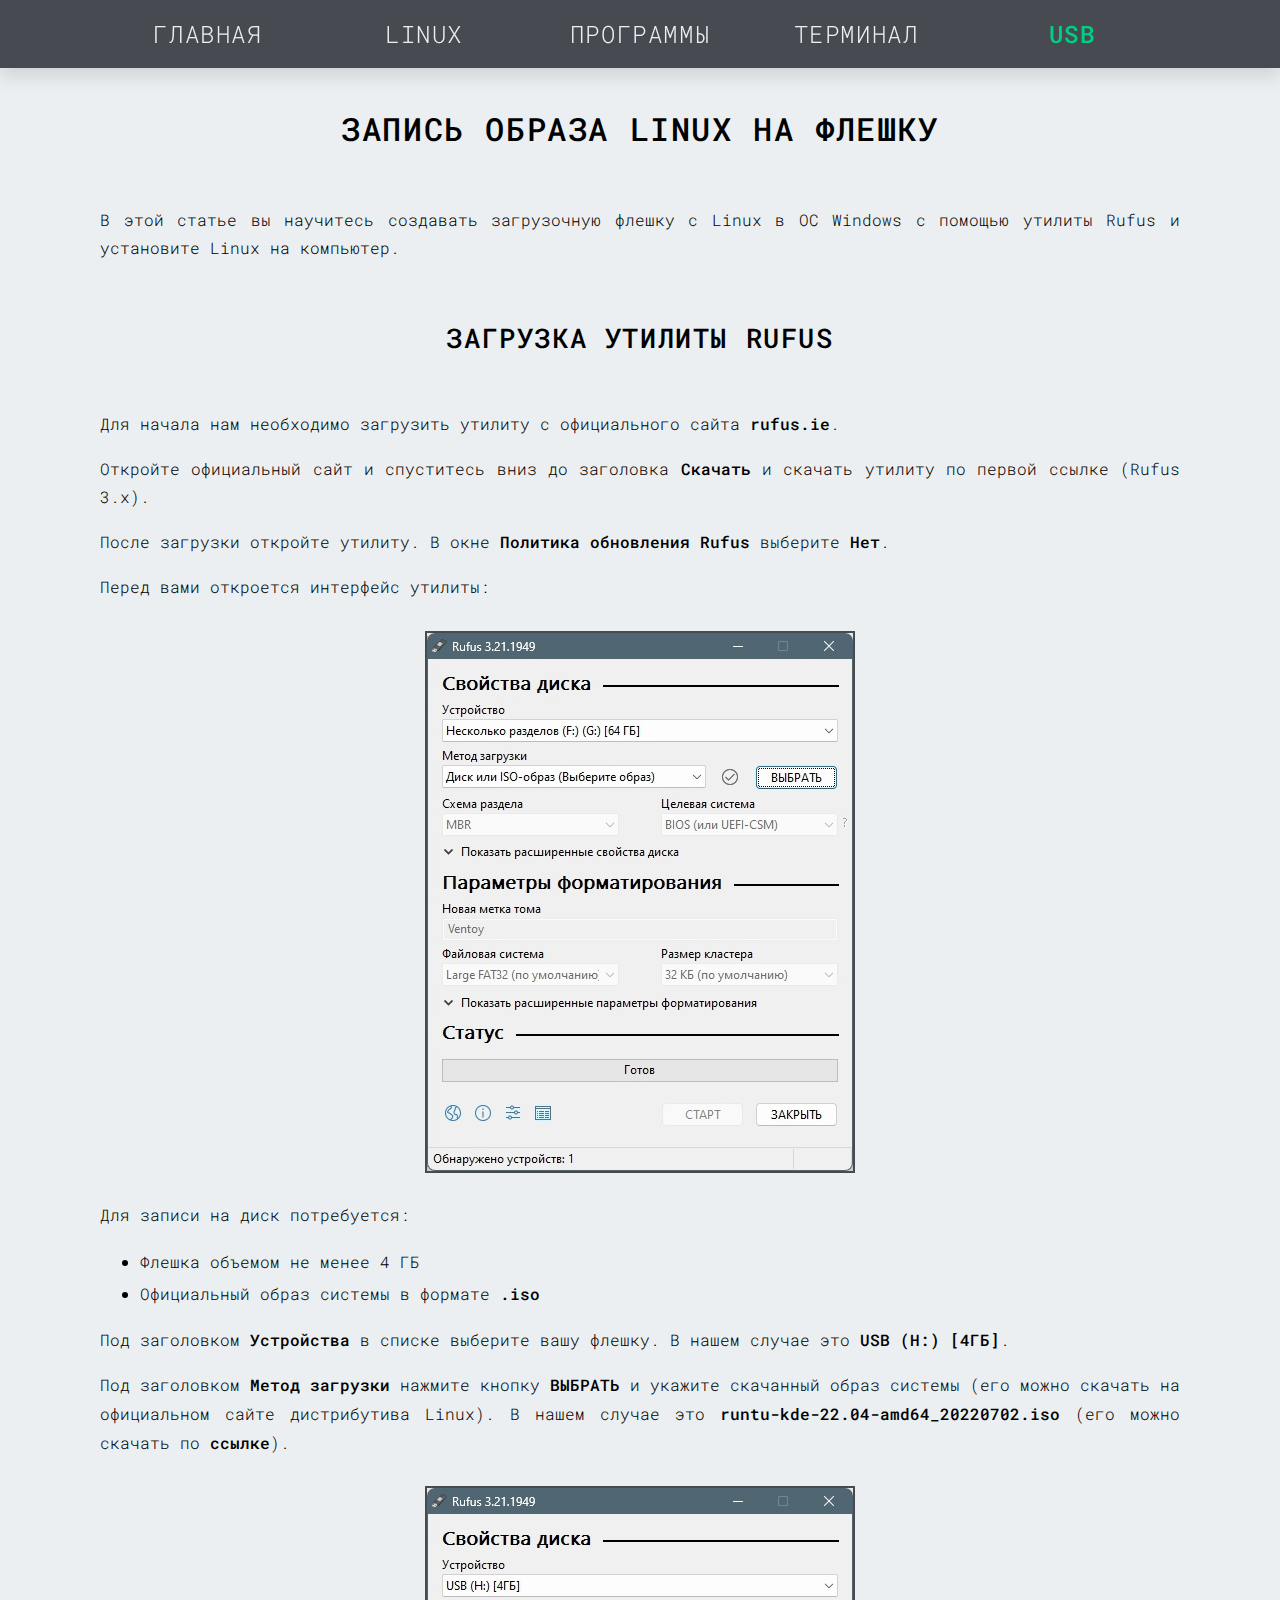
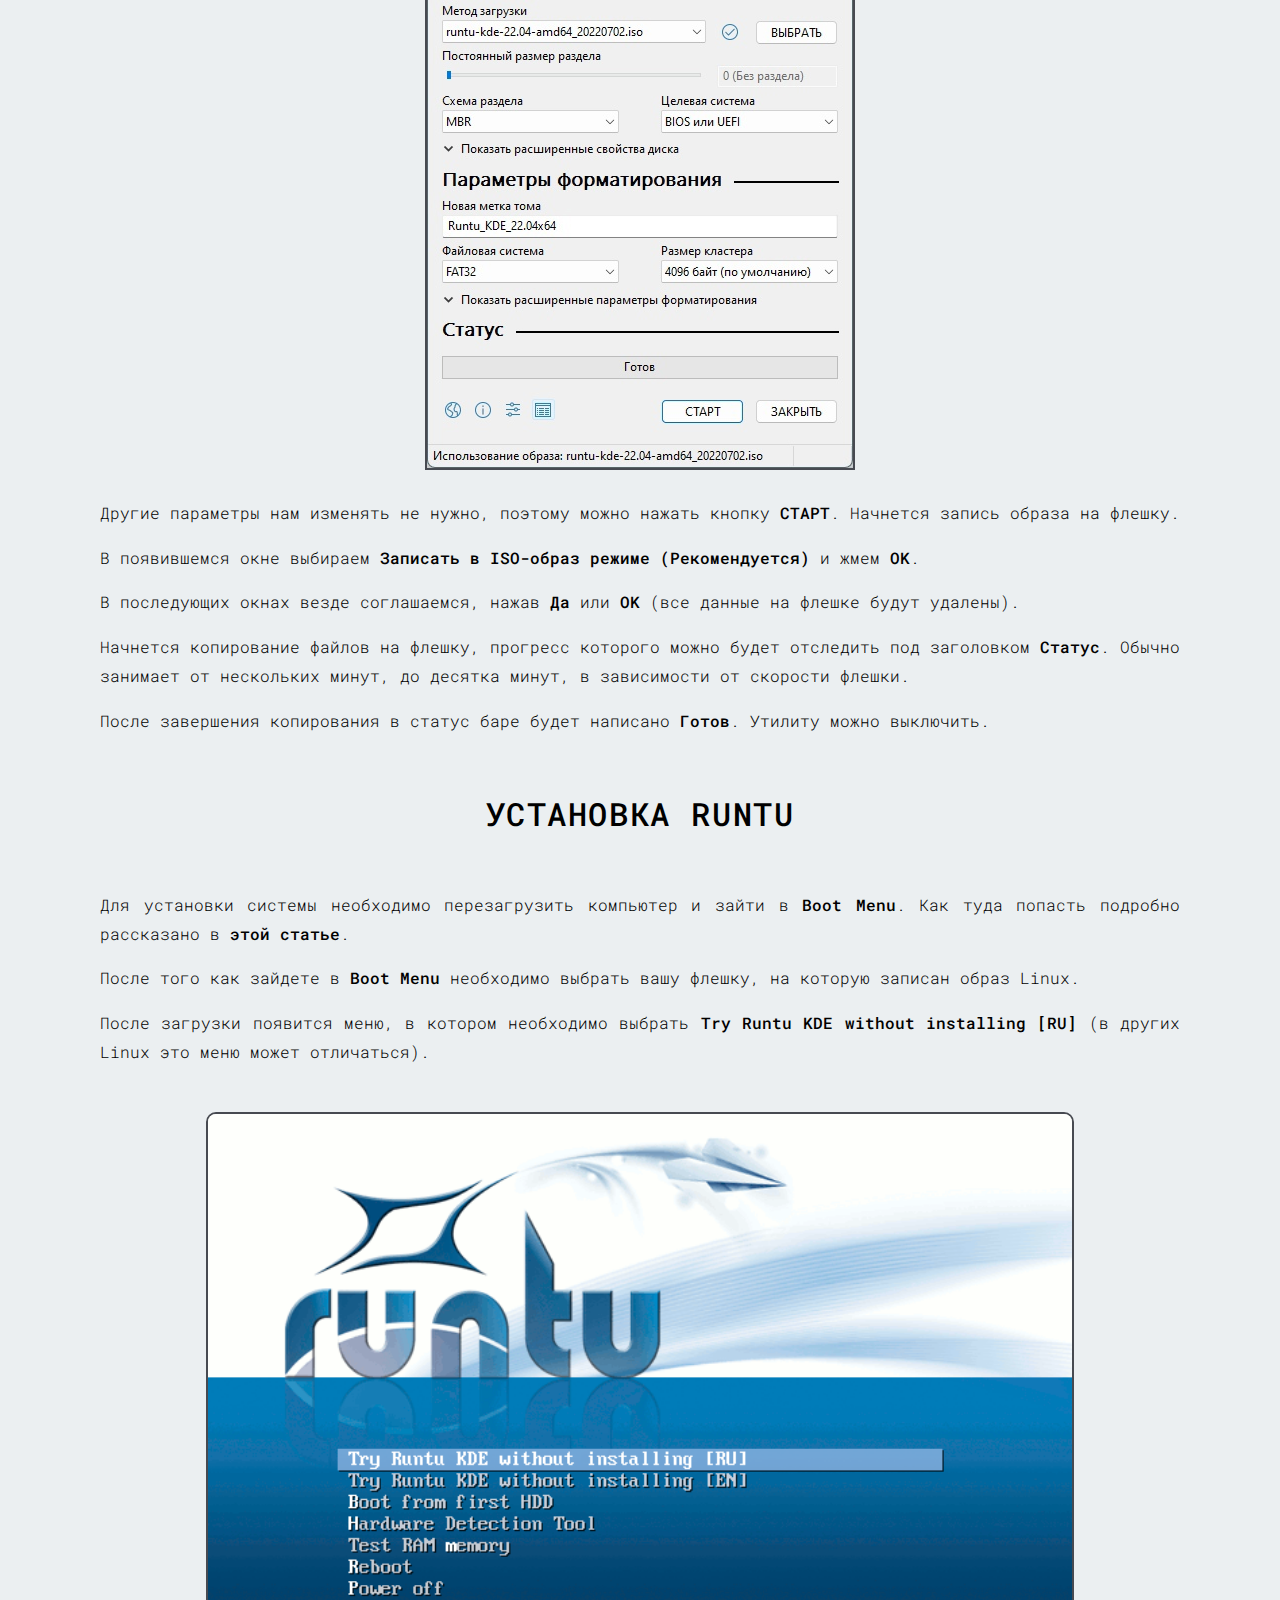
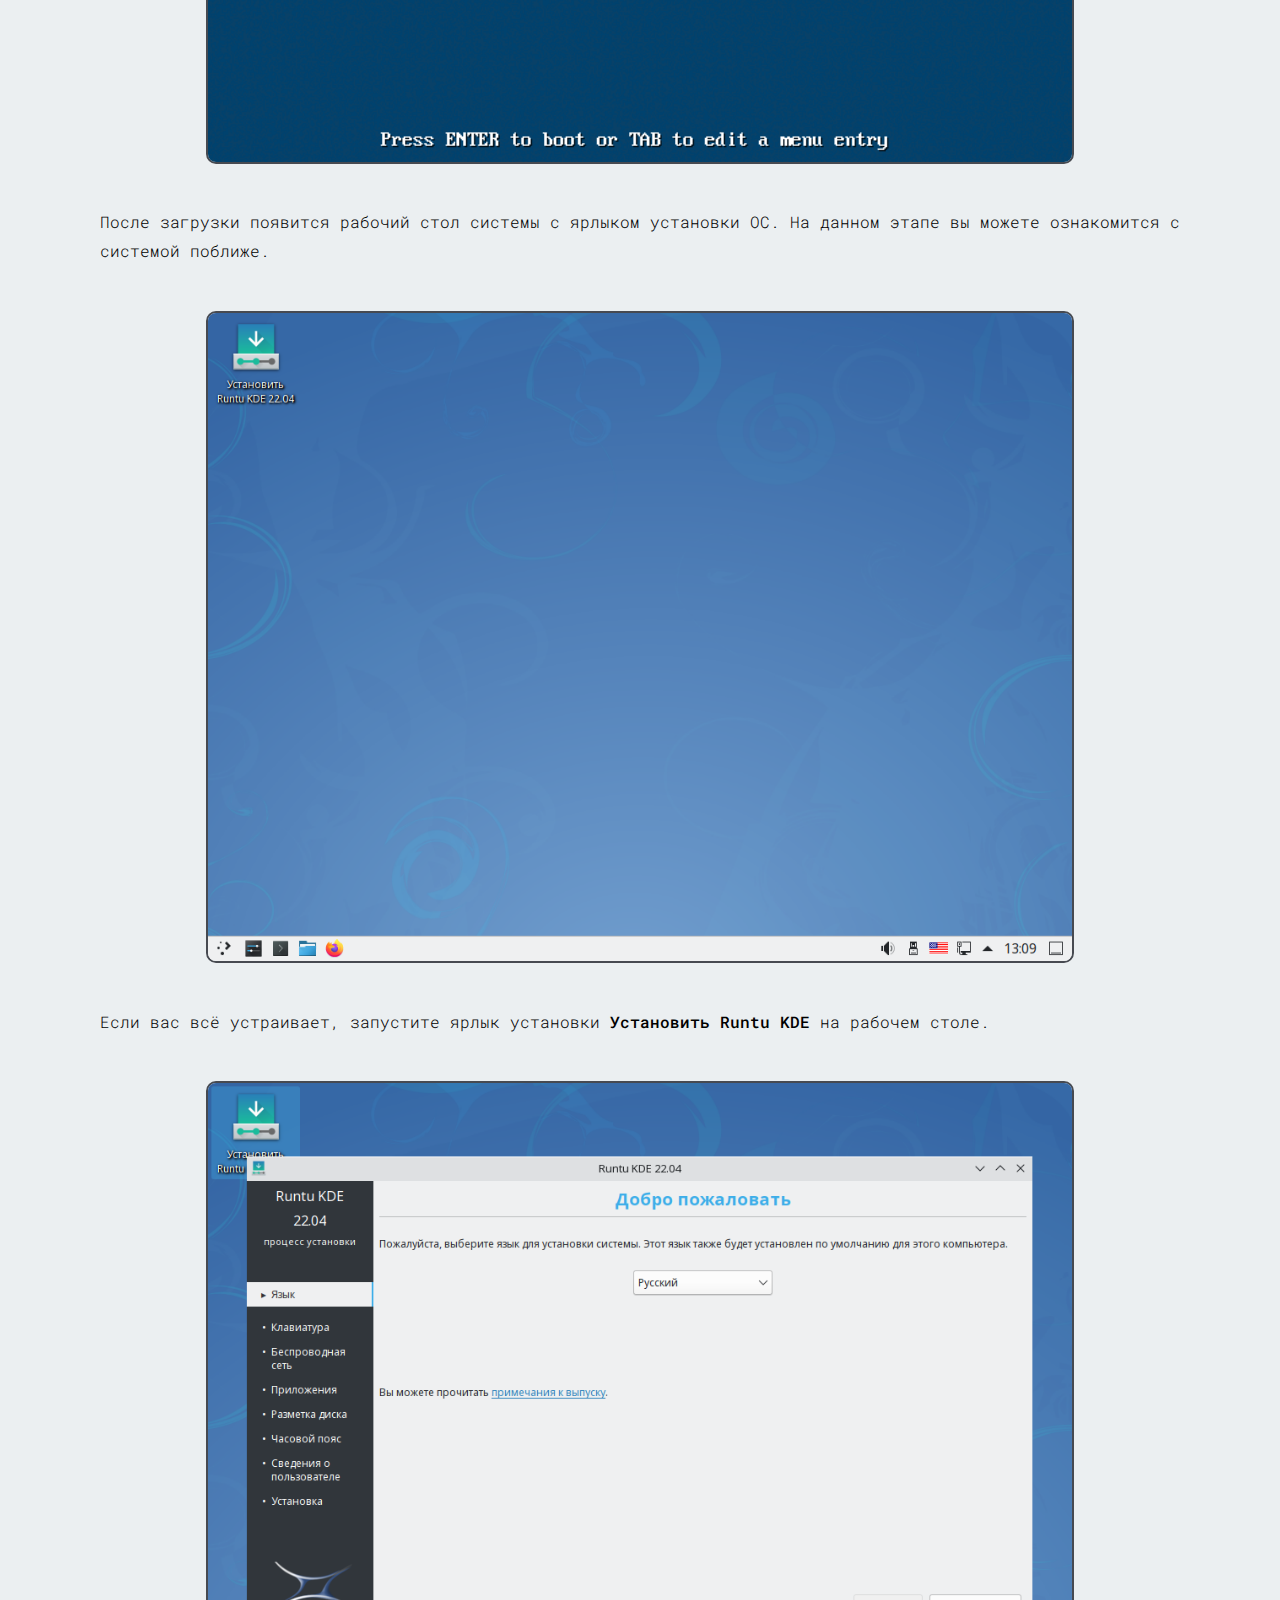
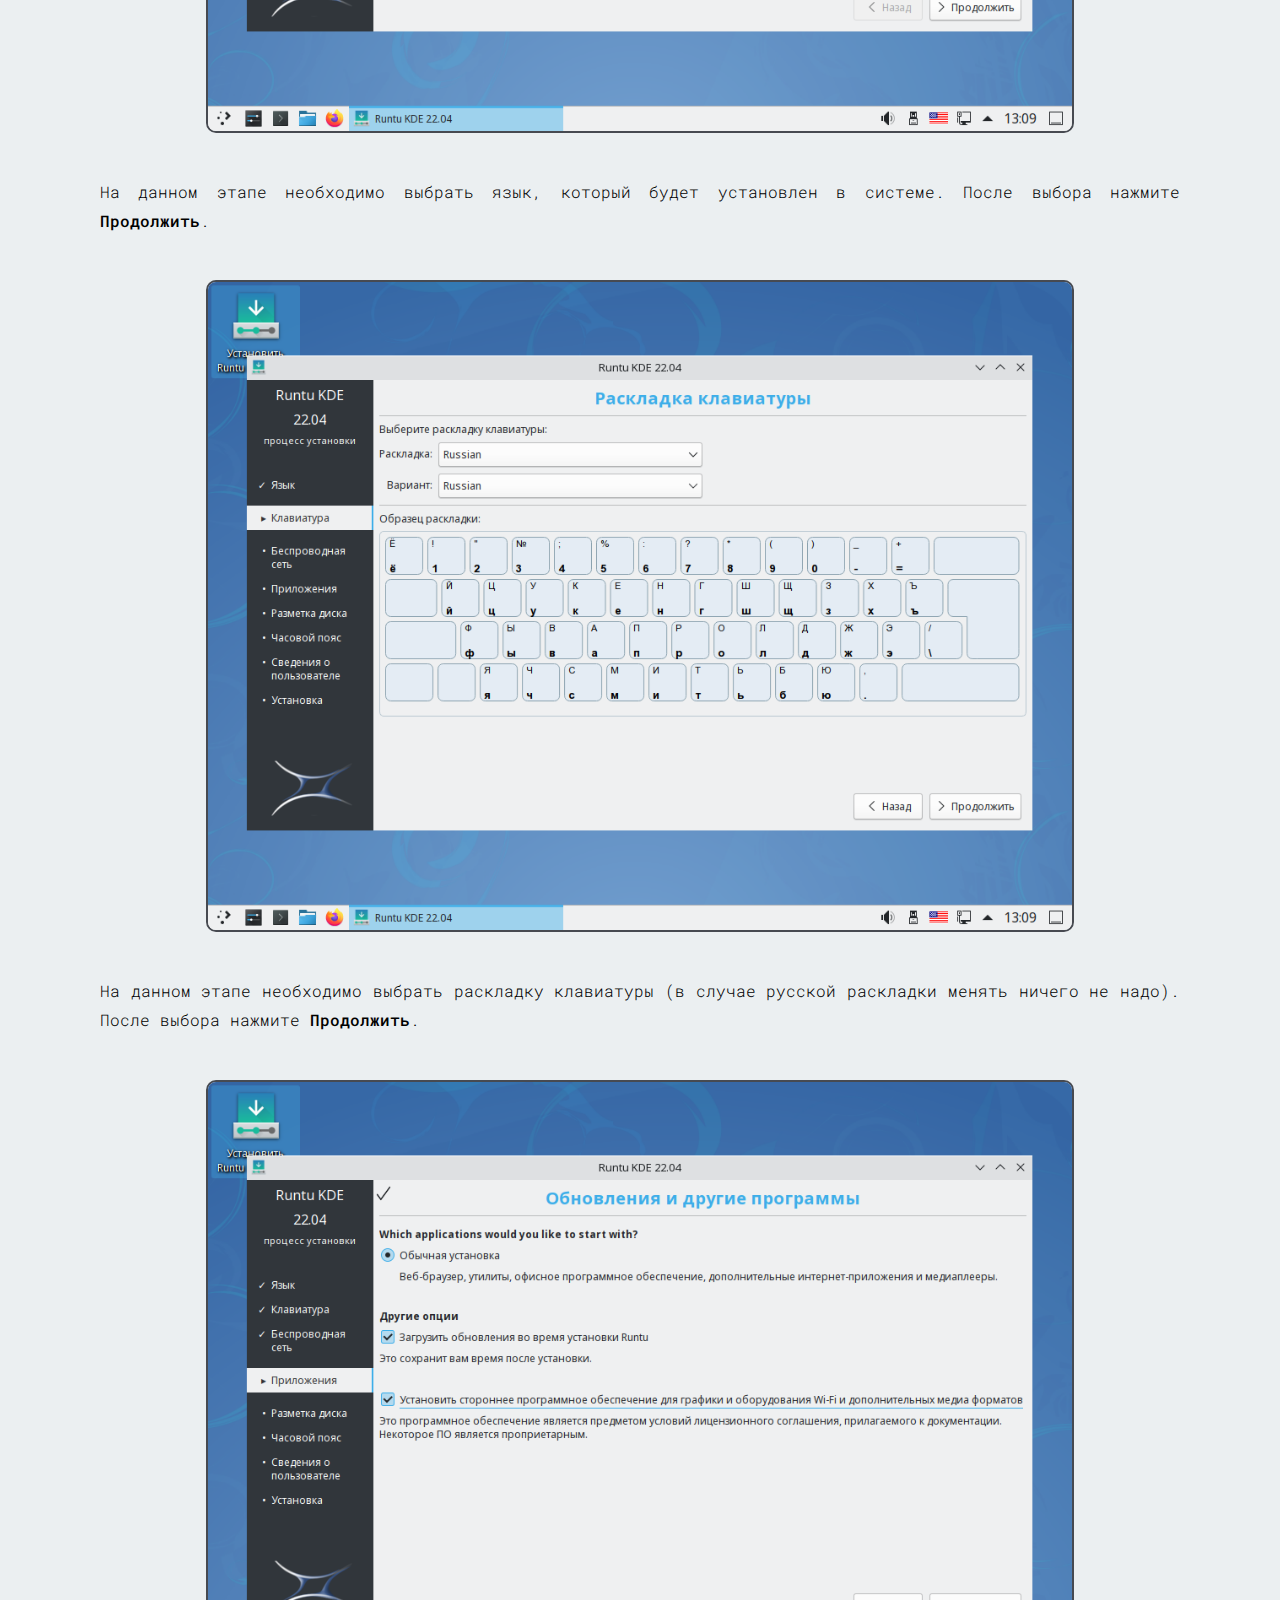
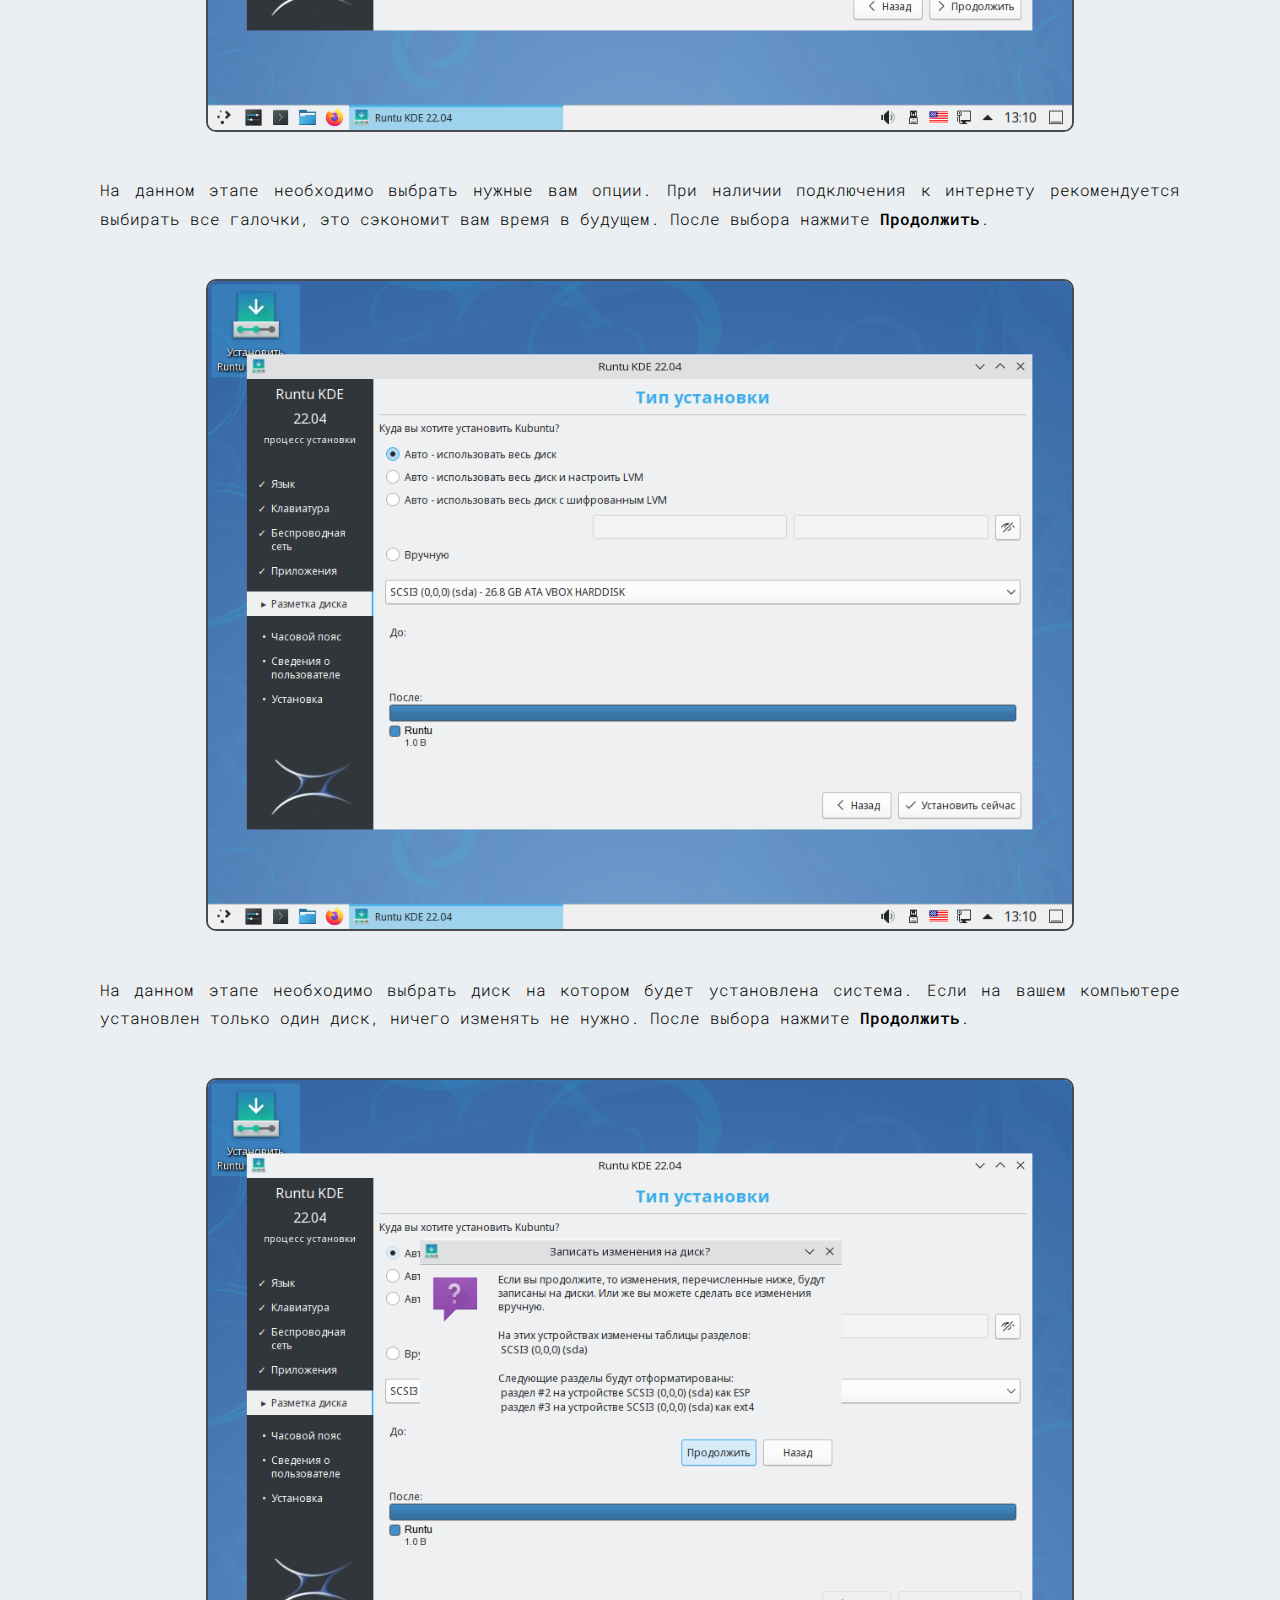
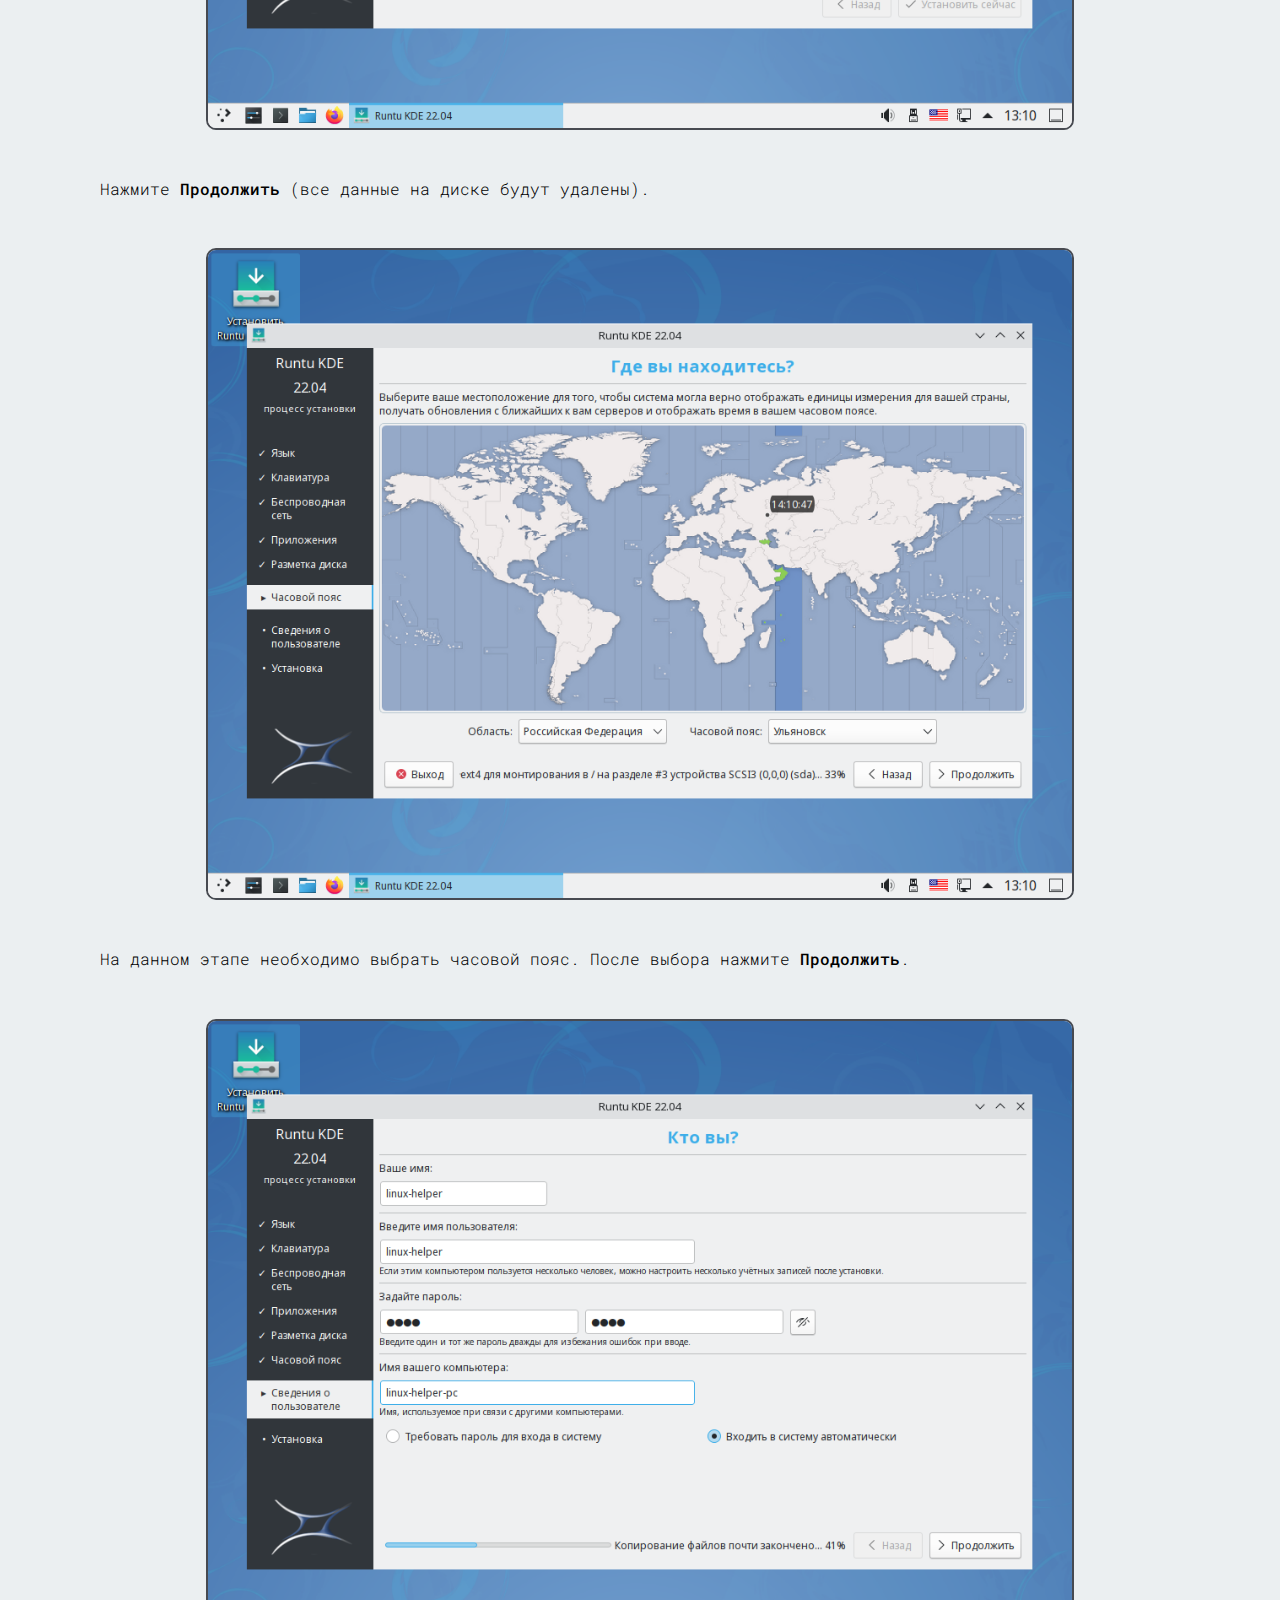
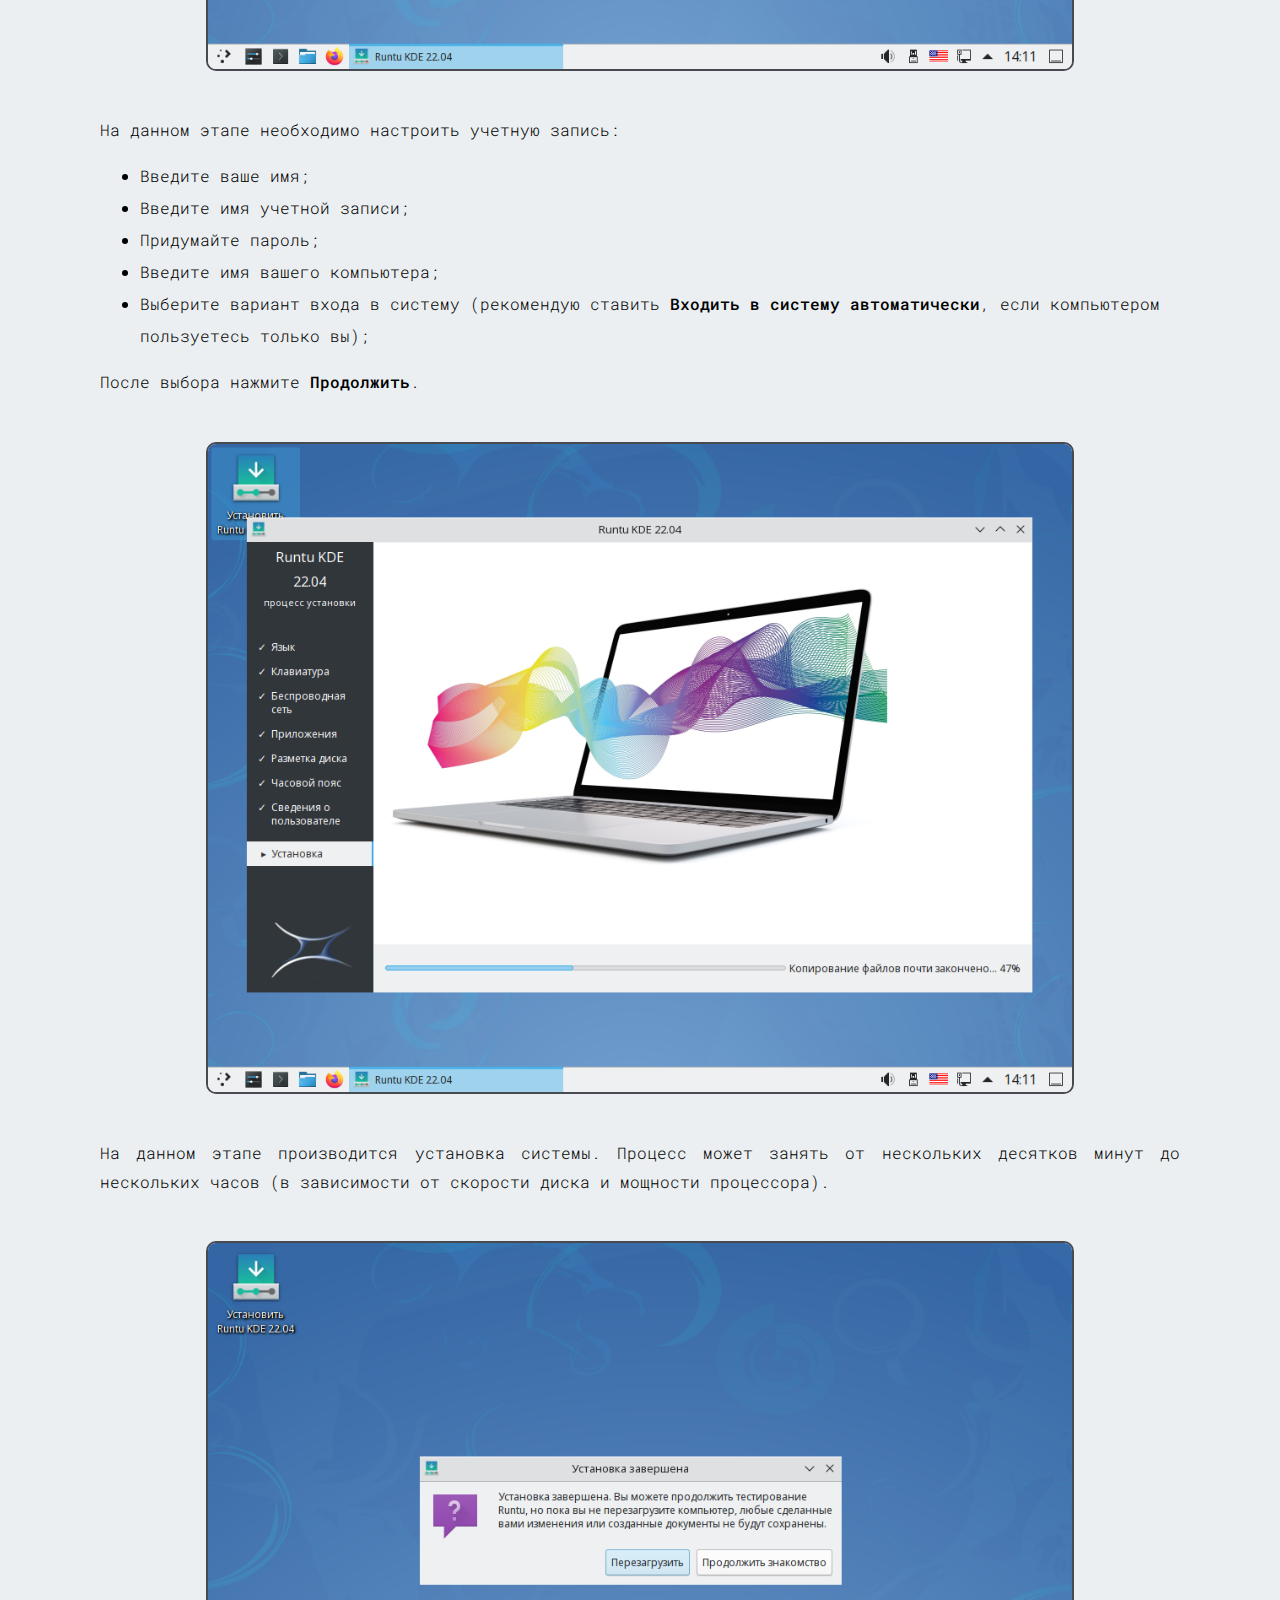
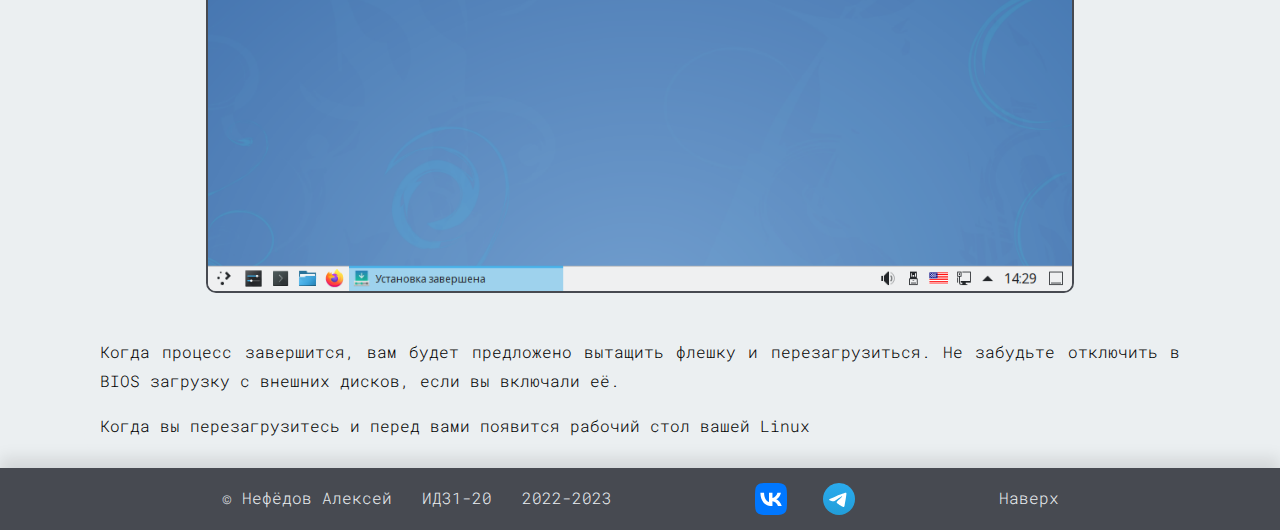
<file: usb.html>
<!DOCTYPE html>
<html lang="ru">
<head>
    <meta charset="UTF-8">
    <title>USB | Linux Helper</title>
    <meta http-equiv="X-UA-Compatible" content="IE=edge">
    <meta name="description" content="">
    <meta name="keywords" content="">
    <meta name="viewport" content="width=device-width, initial-scale=1">
    <link rel="stylesheet" href="styles/style.css">
    <link rel="icon" type="image/x-icon" href="images/favicon.png">
</head>
<body>
    <header>
        <div class="header-content">
            <div class="header-url">
                <a href="index.html">главная</a>
            </div>
            <div class="header-url">
                <a href="linux.html">linux</a>
            </div>
            <div class="header-url">
                <a href="soft.html">программы</a>
            </div>
            <div class="header-url">
                <a href="terminal.html">терминал</a>
            </div>
            <div class="header-url">
                <a href="usb.html" id="active">usb</a>
            </div>
        </div>
    </header>
    
    <main id="top">
        <div class="main-content">
            <div class="main-title">
                <h1>Запись образа Linux на флешку</h1>
            </div>
            <div class="main-text">
                <p>
                    В этой статье вы научитесь создавать загрузочную флешку с Linux в ОС Windows с помощью утилиты Rufus и установите Linux на компьютер.
                </p>
            </div>
        </div>
        
        <div class="main-content">
            <div class="main-title">
                <h2>Загрузка утилиты Rufus</h2>
            </div>
            
            <div class="main-text">
                <p>
                    Для начала нам необходимо загрузить утилиту с официального сайта <b><a href="https://rufus.ie/ru/" target="_blank">rufus.ie</a></b>.
                </p>
                <p>
                    Откройте официальный сайт и спуститесь вниз до заголовка <b>Скачать</b> и скачать утилиту по первой ссылке (Rufus 3.x).
                </p>
                <p>
                    После загрузки откройте утилиту. В окне <b>Политика обновления Rufus</b> выберите <b>Нет</b>.
                </p>
                <p>
                    Перед вами откроется интерфейс утилиты:
                </p>
                <a href="images/usb/rufus.jpg" target="blank"><img src="images/usb/rufus.jpg" id="rufus"></a>
                <p>
                    Для записи на диск потребуется:
                </p>
                <ul>
                    <li>Флешка объемом не менее 4 ГБ</li>
                    <li>Официальный образ системы в формате <b>.iso</b></li>
                </ul>
                <p>
                    Под заголовком <b>Устройства</b> в списке выберите вашу флешку. В нашем случае это <b>USB (H:) [4ГБ]</b>.
                </p>
                <p>
                    Под заголовком <b>Метод загрузки</b> нажмите кнопку <b>ВЫБРАТЬ</b> и укажите скачанный образ системы (его можно скачать на официальном сайте дистрибутива Linux). В нашем случае это <b>runtu-kde-22.04-amd64_20220702.iso</b> (его можно скачать по <b><a href="https://runtu.org/download/" target="_blank">ссылке</a></b>).
                </p>
                <a href="images/usb/rufus-2.jpg" target="blank"><img src="images/usb/rufus-2.jpg" id="rufus"></a>
                <p>
                    Другие параметры нам изменять не нужно, поэтому можно нажать кнопку <b>СТАРТ</b>. Начнется запись образа на флешку.
                </p>
                <p>
                    В появившемся окне выбираем <b>Записать в ISO-образ режиме (Рекомендуется)</b> и жмем <b>OK</b>.
                </p>
                <p>
                    В последующих окнах везде соглашаемся, нажав <b>Да</b> или <b>OK</b> (все данные на флешке будут удалены). 
                </p>
                <p>
                    Начнется копирование файлов на флешку, прогресс которого можно будет отследить под заголовком <b>Статус</b>.
                    Обычно занимает от нескольких минут, до десятка минут, в зависимости от скорости флешки.
                </p>
                <p>
                    После завершения копирования в статус баре будет написано <b>Готов</b>. Утилиту можно выключить.
                </p>
            </div>
            <div class="main-title">
                <h1>Установка Runtu</h1>
            </div>
            <div class="main-text">
                <p>
                    Для установки системы необходимо перезагрузить компьютер и зайти в <b>Boot Menu</b>.
                    Как туда попасть подробно рассказано в <b><a href="https://ocomp.info/goryachie-klavishi-dlya-vh-bios-boot-menu.html" target="_blank">этой статье</a></b>.
                </p>
                <p>
                    После того как зайдете в <b>Boot Menu</b> необходимо выбрать вашу флешку, на которую записан образ Linux.
                </p>
                <p>
                    После загрузки появится меню, в котором необходимо выбрать <b>Try Runtu KDE without installing [RU]</b> (в других Linux это меню может отличаться).
                </p>
                <a href="images/usb/install-1.png" target="blank"><img src="images/usb/install-1.png" class="preview-usb"></a>
                <p>
                    После загрузки появится рабочий стол системы с ярлыком установки ОС. 
                    На данном этапе вы можете ознакомится с системой поближе.
                </p>
                <a href="images/usb/install-2.png" target="blank"><img src="images/usb/install-2.png" class="preview-usb"></a>
                <p>
                    Если вас всё устраивает, запустите ярлык установки <b>Установить Runtu KDE</b> на рабочем столе.
                </p>
                <a href="images/usb/install-3.png" target="blank"><img src="images/usb/install-3.png" class="preview-usb"></a>
                <p>
                    На данном этапе необходимо выбрать язык, который будет установлен в системе. После выбора нажмите <b>Продолжить</b>.
                </p>
                <a href="images/usb/install-4.png" target="blank"><img src="images/usb/install-4.png" class="preview-usb"></a>
                <p>
                    На данном этапе необходимо выбрать раскладку клавиатуры (в случае русской раскладки менять ничего не надо).
                    После выбора нажмите <b>Продолжить</b>.
                </p>
                <a href="images/usb/install-5.png" target="blank"><img src="images/usb/install-5.png" class="preview-usb"></a>
                <p>
                    На данном этапе необходимо выбрать нужные вам опции.
                    При наличии подключения к интернету рекомендуется выбирать все галочки, это сэкономит вам время в будущем. После выбора нажмите <b>Продолжить</b>.
                </p>
                <a href="images/usb/install-6.png" target="blank"><img src="images/usb/install-6.png" class="preview-usb"></a>
                <p>
                    На данном этапе необходимо выбрать диск на котором будет установлена система. 
                    Если на вашем компьютере установлен только один диск, ничего изменять не нужно.
                    После выбора нажмите <b>Продолжить</b>.
                </p>
                <a href="images/usb/install-7.png" target="blank"><img src="images/usb/install-7.png" class="preview-usb"></a>
                <p>
                    Нажмите <b>Продолжить</b> (все данные на диске будут удалены).
                </p>
                <a href="images/usb/install-8.png" target="blank"><img src="images/usb/install-8.png" class="preview-usb"></a>
                <p>
                    На данном этапе необходимо выбрать часовой пояс. После выбора нажмите <b>Продолжить</b>.
                </p>
                <a href="images/usb/install-9.png" target="blank"><img src="images/usb/install-9.png" class="preview-usb"></a>
                <p>
                    На данном этапе необходимо настроить учетную запись:
                </p>
                <ul>
                    <li>Введите ваше имя;</li>
                    <li>Введите имя учетной записи;</li>
                    <li>Придумайте пароль;</li>
                    <li>Введите имя вашего компьютера;</li>
                    <li>Выберите вариант входа в систему (рекомендую ставить <b>Входить в систему автоматически</b>, если компьютером пользуетесь только вы);</li>
                </ul>
                <p>
                    После выбора нажмите <b>Продолжить</b>.
                </p>
                <a href="images/usb/install-10.png" target="blank"><img src="images/usb/install-10.png" class="preview-usb"></a>
                <p>
                    На данном этапе производится установка системы. Процесс может занять от нескольких десятков минут до нескольких часов (в зависимости от скорости диска и мощности процессора).
                </p>
                <a href="images/usb/install-11.png" target="blank"><img src="images/usb/install-11.png" class="preview-usb"></a>
                <p>
                    Когда процесс завершится, вам будет предложено вытащить флешку и перезагрузиться.
                    Не забудьте отключить в BIOS загрузку с внешних дисков, если вы включали её.
                </p>
                <p>
                    Когда вы перезагрузитесь и перед вами появится рабочий стол вашей Linux
                </p>
            </div>
        </div>
    </main>

    <footer>
        <div class="footer-content">
            <div class="footer-copyright">
                <p>
                    &copy; Нефёдов Алексей &emsp; ИД31-20 &emsp; 2022-2023
                </p>
            </div>
               
            <div class="footer-social">
                <div class="footer-social-item">
                    <a href="https://vk.com/diasvixub" target="_blank"><img src="images/vk.svg" title="VK" class="social"></a>
                </div>
                
                <div class="footer-social-item">
                    <a href="https://t.me/diaslol" target="_blank"><img src="images/telegram.svg" title="TELEGRAM" class="social"></a>
                </div>
            </div>
            <a href="#top">Наверх</a>
        </div>
    </footer>
</body>
</html>
</file>
<file: styles/style.css>
@import url('https://fonts.googleapis.com/css2?family=Roboto+Mono:wght@300;400;500&display=swap');

html {
    font-size: 16px;
}

/** 
#63D471 - основной цвет текста
#0F3F49 - основной цвет фона
**/

* {
    font-family: 'Roboto Mono', monospace;
    color: #000;
    text-decoration: none;
    line-height: 1.8em;
}

h1, h2, h3, h4 {
    text-align: center;
    text-transform: uppercase;
    letter-spacing: .1rem;
    font-weight: 500;
    margin: 0;
}

h1 {
    font-size: 2rem;
    padding: 2rem 0;
}

h2 {
    font-size: 1.7rem;
    padding: 2rem 0;
}

h3 {
    font-size: 1.4rem;
}

body {
    background-color: #474A51;
    margin: 0;
    font-weight: 300;
}

header, footer, main {
    width: 100%;
    height: auto;
    margin: 0;
}

.header-content, .main-content, .footer-content {
    display: flex;
    flex-direction: row;
    justify-content: space-evenly;
    width: 1080px;
    margin: auto;
    padding: 0 1rem;
    align-items: center;
}

.main-text {
    padding-bottom: .1rem;
}

.main-text > a {
    display: block;
    text-align: center;
    font-weight: 400;
}    

.main-text > ol {
    display: block;
    padding: 1rem 10px;
    margin-left: 1.5rem;
    border-radius: 10px;
    font-weight: 500;
    text-align: left;
}    

.main-content {
    display: block;
    border-radius: 25px;
    background-color: #ebeff1;
}

header {
    position: fixed;
    top: 0;
    box-shadow: 0px 10px 15px 0px rgba(0, 0, 0, 0.1);
    background-color: #474A51;
    z-index: 9999;
}

main {
    padding: 68px 0 10px 0;
    background-color: #ebeff1;
}

footer {
    box-shadow: 0px -10px 15px 0px rgba(0, 0, 0, 0.1);
}

p {
    text-align: justify;
    margin: 1rem 0;
    font-weight: 300;
}

b {
    font-weight: 500;
}

ul, ol {
    margin: .5rem 0;
}

li {
    line-height: 2em;
}

tt {
    background-color: lightgray;
    padding: 5px 10px;
    border-radius: 10px;
    font-weight: 500;
}

.header-url {
    display: block;
    width: 216px;
    padding: 1rem;
    text-align: center;
}

.header-url > a {
    text-transform: uppercase;
    font-size: 1.5rem;
    letter-spacing: .1rem;
    padding: 1rem;
    line-height: 1.5em;
    margin: 0;
    color: #ebeff1;
}

.footer-content > a {
    color: #ebeff1;
}

a {
    transition: all .2s ease;
    padding: .8rem 0;
    color: #000;
}

a:hover {
    color: #00d084;
}


#block {
    background-color: #DFDFDF;
}

.soft-tile {
    display: flex;
    flex-direction: row;
    align-items: center;
    margin: 1rem 0;
}

.soft-tile > p {
    width: 90%;
    margin-left: 0 1.5rem;
}

.soft-icon {
    width: 10%;
    margin: 1.5rem;
    border: none;
}

.footer-social {
    display: flex;
    flex-direction: row;
    justify-content: center;
    align-items: center;
    width: 144px;
    margin: .8rem 0;
}

.footer-social-item {
    display: block;
    height: auto;
    margin: 0 1rem;
}

.footer-copyright > p {
    color: #ebeff1;
}

img {
    display: block;
    margin: auto;
    border: 2px solid #474A51;
}

.social {
    width: 32px;
}

.screen {
    display: flex;
    flex-direction: row;
}

.preview {
    width: 90%;
    margin: 1rem auto;
    transition: 1s ease;
    z-index: 1;
    border-radius: 10px;
}

.preview-usb {
    width: 80%;
    margin: 1rem auto;
    transition: 1s ease;
    border-radius: 10px;
}

.preview:hover {
    transform: scale(1.5);
}

.terminal {
    margin-bottom: 1.8rem 0;
}

#active {
    color: #00d084;
    font-weight: 500;
}

@media (max-width: 1080px) {
    html {
        font-size: 13px;
    }
    
    main {
        padding: 3rem 0 0 0;
    }
    
    .header-content, .main-content, .footer-content {
        width: 100%;
        padding: 0;
    }
    
    .main-content {
        border-radius: 0;
    }
    
    .header-url {
        width: 100px;
        padding: .5rem 0;
    }

    .header-url > a {
        font-size: 1rem;
        padding: 0;
        margin: 0;
    }
    
    tt {
        padding: .1rem .5rem;
        border-radius: .5rem;
        margin: 1rem 0 1rem 1.6rem;
        font-weight: 500;
    }
    
    .main-text > ol {
        padding: 1rem 10px;
        margin-left: 3rem;
    }  
    
    .preview {
        border-radius: .5rem;
    }
    
    .preview-usb {
        width: 50%;
        margin: 0 auto;
        border-radius: .5rem;
    }
    
    #rufus {
        width: 30%;
        border-radius: .5rem;
        margin: 1rem auto;
        border: 2px solid #474A51;
    }
    
    .footer-copyright > p {
        font-size: 1rem;
    }
    
    .footer-social {
        width: 80px;
        margin: .8rem 0;
    }
    
    .social {
        width: 16px;
    }
    
    .soft-tile {
        margin: 0 0 1rem 0;
    }
    
    .soft-tile > p {
        width: 90%;
        margin: 0 2rem 0 0;
    }
    
    .soft-icon {
        width: 7%;
    }
    
    h1 {
        font-size: 1.5rem;
        padding: .5rem 0;
    }

    h2 {
        font-size: 1rem;
        padding: .5rem 0;
    }

    h3 {
        font-size: .7rem;
    }
    
    p {
        font-size: 1rem;
        margin: 0 2rem;
    }
    
    .preview:hover {
        transform: none;
    }
}

@media (max-width:425px) {
    html {
        font-size: 10px;
    }
    
    main {
        padding: 3rem 0 0 0;
    }
    
    .header-content, .main-content, .footer-content {
        width: 100%;
        padding: 0;
    }
    
    .main-content {
        border-radius: 0;
    }
    
    .header-url {
        width: 100px;
        padding: .5rem 0;
    }

    .header-url > a {
        font-size: 1rem;
        padding: 0;
        margin: 0;
    }
    
    tt {
        padding: .1rem .5rem;
        border-radius: .5rem;
        margin: 0 0 0 2rem;
        font-weight: 500;
    }
    
    .main-text > ol {
        padding: 1rem 1rem;
        margin-left: 3rem;
    }  
    
    #wdth {
        display: block;
        margin-right: 2rem;
    }
    
    .preview {
        border-radius: .5rem;
    }
    
    .preview-usb {
        margin: 0 auto;
        border-radius: .5rem;
        width: 90%;
    }
    
    #rufus {
        width: 50%;
        border-radius: .5rem;
        margin: 1rem auto;
        border: 2px solid #474A51;
    }
    
    .footer-copyright > p {
        font-size: 1rem;
    }
    
    .footer-social {
        width: 80px;
        margin: .8rem 0;
    }
    
    .social {
        width: 16px;
    }
    
    .soft-tile {
        margin: 0 0 1rem 0;
    }
    
    .soft-tile > p {
        width: 80%;
    }
    
    .soft-icon {
        width: 10%;
    }
    
    h1 {
        font-size: 1.5rem;
        padding: .5rem 0;
    }

    h2 {
        font-size: 1rem;
        padding: .5rem 0;
    }

    h3 {
        font-size: .7rem;
    }
    
    p {
        font-size: 1rem;
        margin: 0 2rem;
    }
    
    .screen {
        flex-direction: column;
    }
    
    .preview:hover {
        transform: none;
    }
}
</file>
